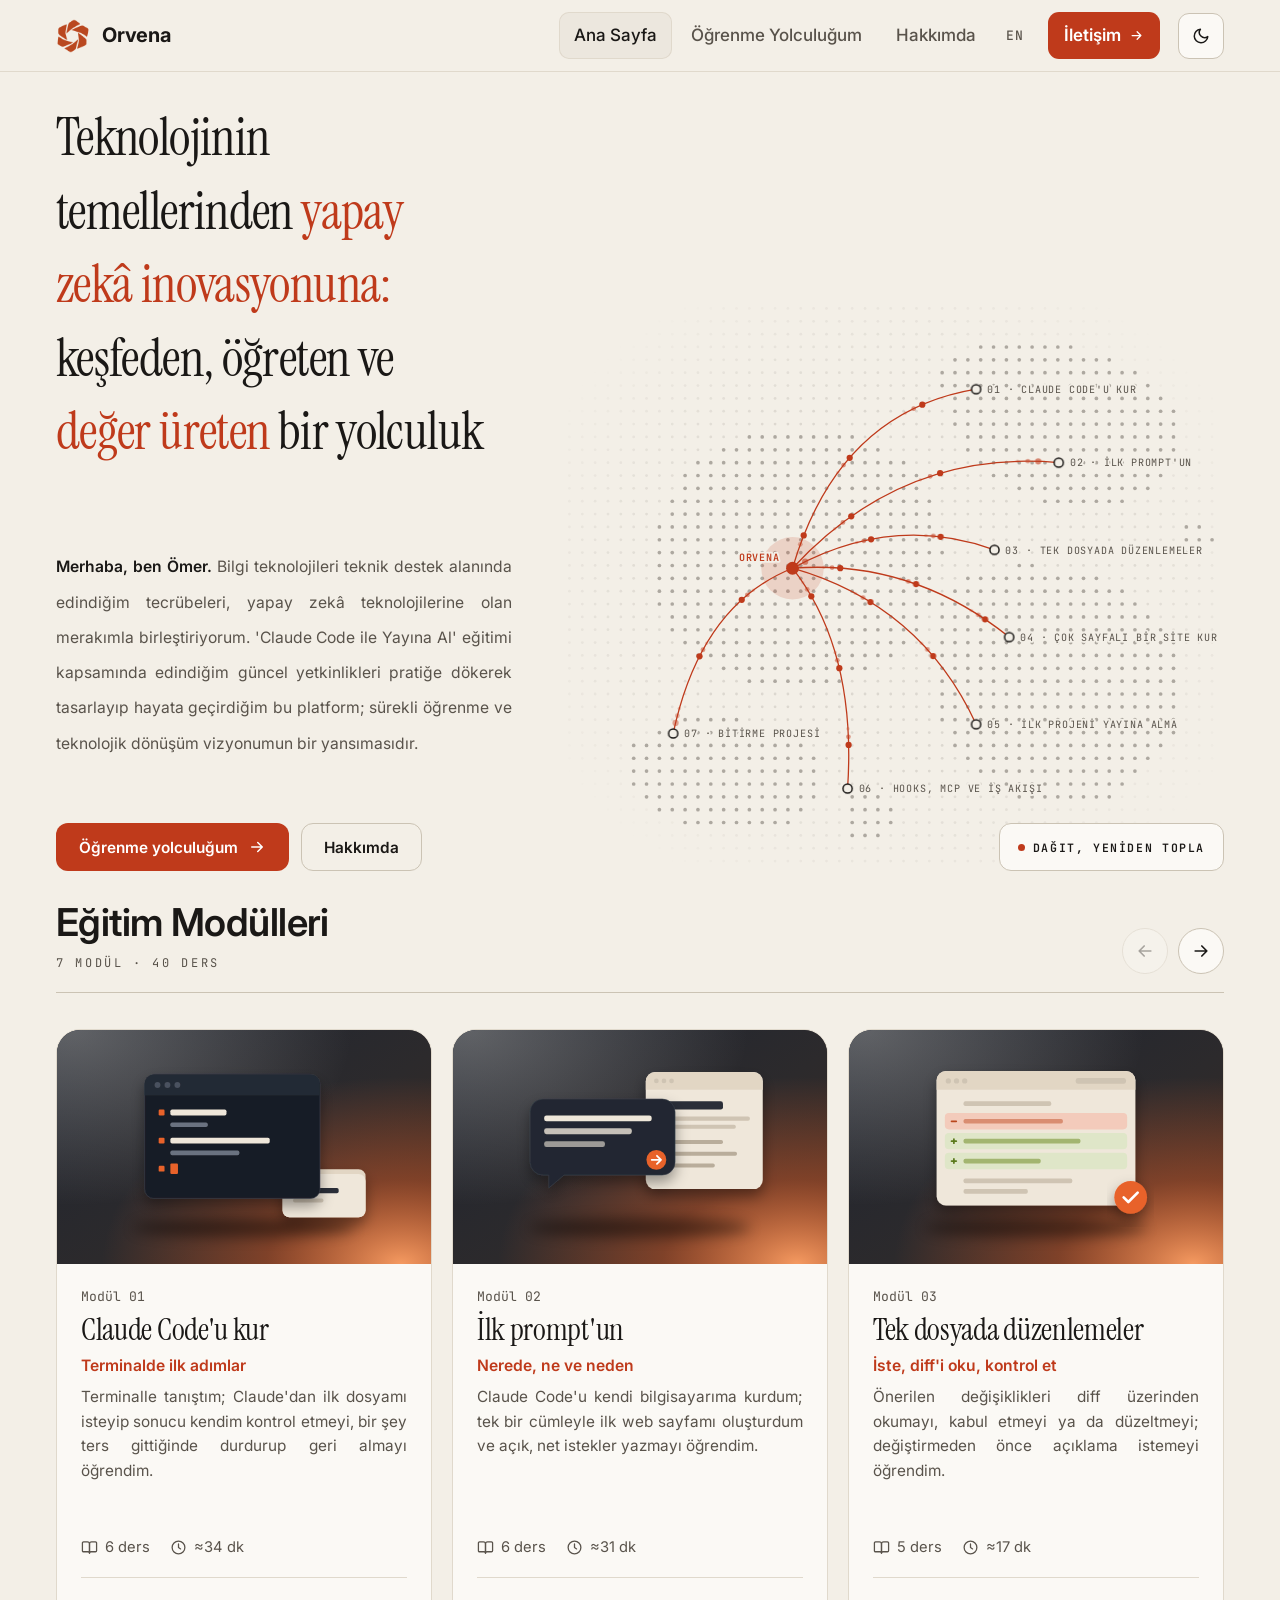
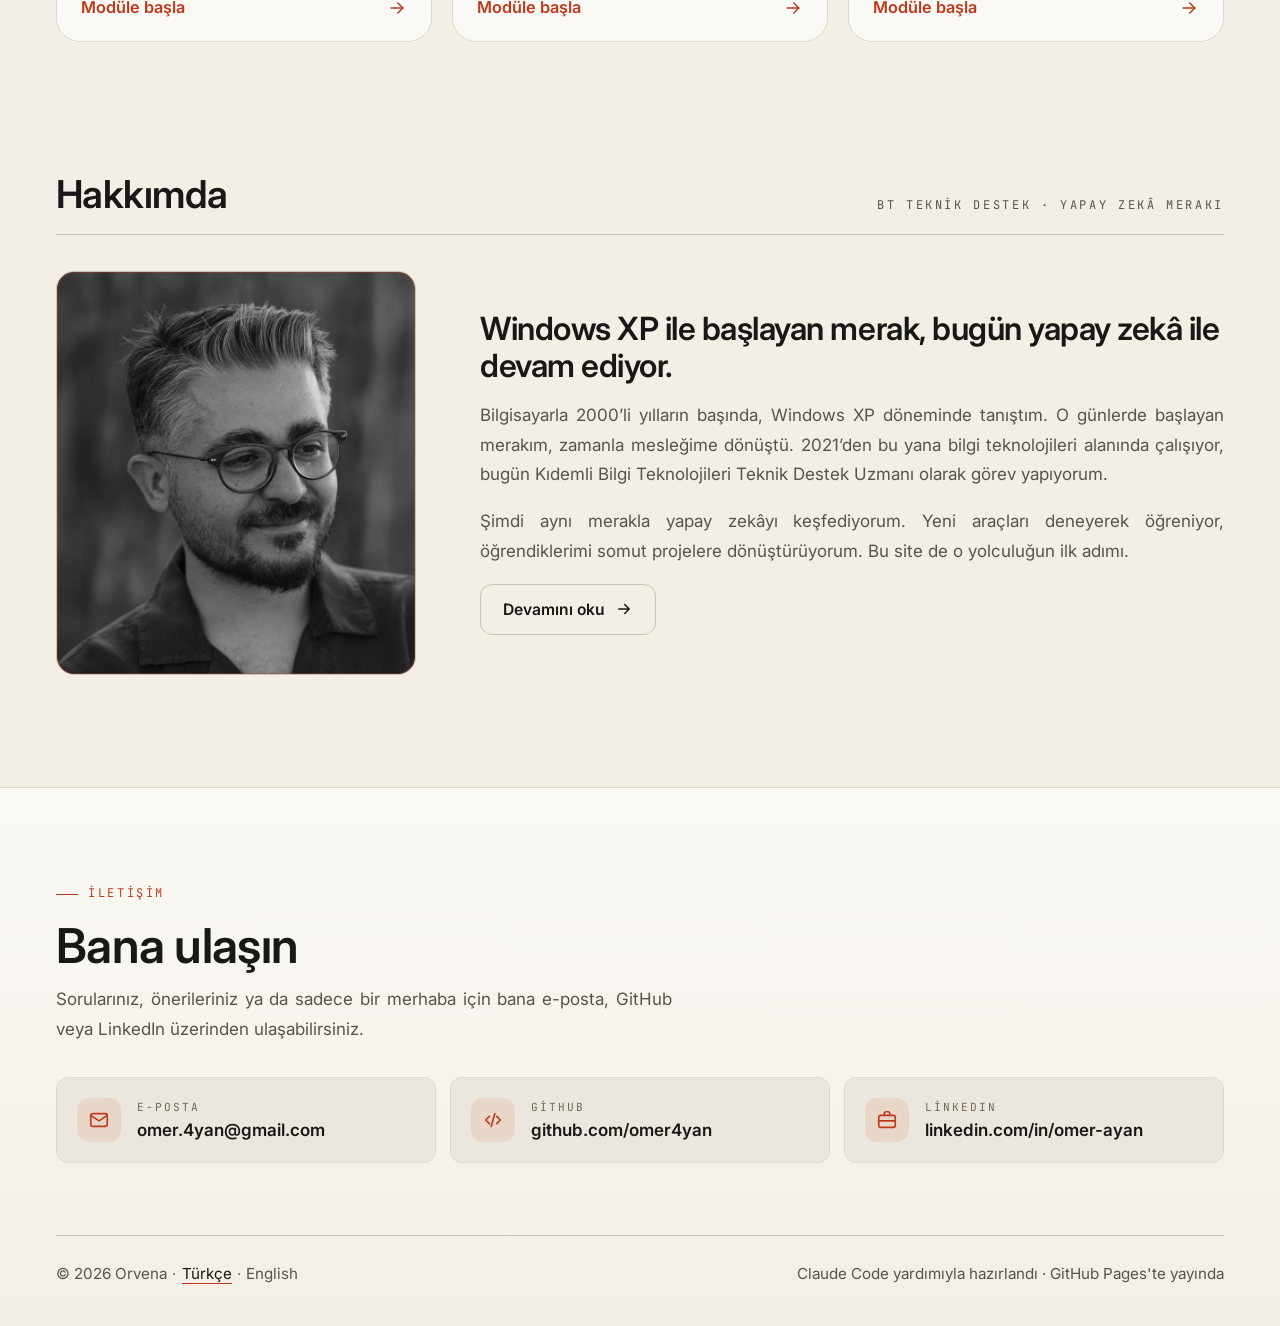
<file: index.html>
<!doctype html>
<html lang="tr">
<head>
  <meta charset="utf-8">
  <meta name="viewport" content="width=device-width, initial-scale=1">
  <title>Orvena — Ömer Ayan</title>
  <meta name="description" content="Ömer Ayan'ın kişisel sitesi: bilgi teknolojileri teknik destek deneyimi, yapay zekâ merakı ve 'Claude Code ile Yayına Al' eğitimindeki öğrenme yolculuğu.">
  <meta name="theme-color" content="#131211">
  <script>(function(){var t;try{t=localStorage.getItem("theme");}catch(e){}if(t!=="light"&&t!=="dark"){t=window.matchMedia&&window.matchMedia("(prefers-color-scheme: light)").matches?"light":"dark";}document.documentElement.setAttribute("data-theme",t);})();</script>
  <link rel="alternate" hreflang="tr" href="https://omer4yan.github.io/claude-code-ile-yayina-al/">
  <link rel="alternate" hreflang="en" href="https://omer4yan.github.io/claude-code-ile-yayina-al/en/">
  <link rel="alternate" hreflang="x-default" href="https://omer4yan.github.io/claude-code-ile-yayina-al/">
  <link rel="icon" href="assets/img/favicon-32.png" sizes="32x32" type="image/png">
  <link rel="icon" href="assets/img/favicon-64.png" sizes="64x64" type="image/png">
  <link rel="apple-touch-icon" href="assets/img/orvena-logo-192.png">
  <link rel="preconnect" href="https://fonts.googleapis.com">
  <link rel="preconnect" href="https://fonts.gstatic.com" crossorigin>
  <link href="https://fonts.googleapis.com/css2?family=Instrument+Serif&family=Inter:wght@400;500;600;700&family=JetBrains+Mono:wght@400;500;600&display=swap" rel="stylesheet">
  <link rel="stylesheet" href="assets/css/style.css">
  <link rel="stylesheet" href="assets/css/home.css">
</head>
<body class="home-page">
  <a class="skip-link" href="#ana-icerik">İçeriğe geç</a>

  <header class="site-header">
    <div class="container site-header__inner">
      <a class="brand" href="index.html" aria-label="Orvena — Ana Sayfa">
        <img class="brand__logo" src="assets/img/orvena-logo-192.png" alt="" width="32" height="32">
        <span>Orvena</span>
      </a>
      <button class="theme-toggle" type="button" aria-label="Aydınlık moda geç" title="Aydınlık moda geç">
        <svg class="icon-sun" viewBox="0 0 24 24" fill="none" stroke="currentColor" stroke-width="2" stroke-linecap="round" stroke-linejoin="round" aria-hidden="true"><circle cx="12" cy="12" r="4"/><path d="M12 2v2M12 20v2M4.93 4.93l1.41 1.41M17.66 17.66l1.41 1.41M2 12h2M20 12h2M4.93 19.07l1.41-1.41M17.66 6.34l1.41-1.41"/></svg>
        <svg class="icon-moon" viewBox="0 0 24 24" fill="none" stroke="currentColor" stroke-width="2" stroke-linecap="round" stroke-linejoin="round" aria-hidden="true"><path d="M21 12.79A9 9 0 1 1 11.21 3 7 7 0 0 0 21 12.79z"/></svg>
      </button>
      <button class="nav-toggle" type="button" aria-expanded="false" aria-controls="site-nav" aria-label="Menüyü aç">
        <svg class="icon-open" viewBox="0 0 24 24" fill="none" stroke="currentColor" stroke-width="2" stroke-linecap="round" aria-hidden="true"><path d="M4 7h16M4 12h16M4 17h16"/></svg>
        <svg class="icon-close" viewBox="0 0 24 24" fill="none" stroke="currentColor" stroke-width="2" stroke-linecap="round" aria-hidden="true"><path d="M6 6l12 12M18 6L6 18"/></svg>
      </button>
      <nav class="nav" id="site-nav" aria-label="Ana menü">
        <a href="index.html" aria-current="page">Ana Sayfa</a>
        <a href="ders.html">Öğrenme Yolculuğum</a>
        <a href="hakkimda.html">Hakkımda</a>
        <a class="nav__lang" href="en/index.html" hreflang="en" lang="en" aria-label="English version">EN</a>
        <a class="nav__cta" href="#iletisim">İletişim
          <svg viewBox="0 0 24 24" fill="none" stroke="currentColor" stroke-width="2" stroke-linecap="round" stroke-linejoin="round" aria-hidden="true"><path d="M5 12h14M13 6l6 6-6 6"/></svg>
        </a>
      </nav>
    </div>
  </header>

  <main id="ana-icerik">
    <!-- Giriş alanı: solda başlık ve metin, sağda noktalı harita -->
    <section class="hero2 container" aria-labelledby="hero-title">
      <div class="hero2__copy">
        <h1 class="hero2__title" id="hero-title">Teknolojinin temellerinden <span class="hl">yapay zekâ inovasyonuna:</span> keşfeden, öğreten ve <span class="hl">değer üreten</span> bir yolculuk</h1>
        <p class="hero2__desc"><strong>Merhaba, ben Ömer.</strong> Bilgi teknolojileri teknik destek alanında edindiğim tecrübeleri, yapay zekâ teknolojilerine olan merakımla birleştiriyorum. 'Claude Code ile Yayına Al' eğitimi kapsamında edindiğim güncel yetkinlikleri pratiğe dökerek tasarlayıp hayata geçirdiğim bu platform; sürekli öğrenme ve teknolojik dönüşüm vizyonumun bir yansımasıdır.</p>
        <div class="hero2__actions">
          <a class="btn btn--primary" href="ders.html">
            Öğrenme yolculuğum
            <svg viewBox="0 0 24 24" fill="none" stroke="currentColor" stroke-width="2" stroke-linecap="round" stroke-linejoin="round" aria-hidden="true"><path d="M5 12h14M13 6l6 6-6 6"/></svg>
          </a>
          <a class="btn btn--ghost" href="hakkimda.html">Hakkımda</a>
        </div>
      </div>

      <figure class="hero2__map" data-map>
        <div class="map-stage">
        <canvas class="map-dots" aria-hidden="true"></canvas>
        <svg viewBox="0 0 720 620" role="img" aria-labelledby="map-title">
          <title id="map-title">Orvena başlangıç noktasını kursun 7 modülüne bağlayan dekoratif harita</title>
          <defs>
            <pattern id="p-field" width="14" height="14" patternUnits="userSpaceOnUse"><circle class="map-field" cx="7" cy="7" r="1.5"/></pattern>
            <pattern id="p-land" width="14" height="14" patternUnits="userSpaceOnUse"><circle class="map-land" cx="7" cy="7" r="2"/></pattern>
            <radialGradient id="g-fade" cx=".5" cy=".5" r=".6"><stop offset=".55" stop-color="#fff"/><stop offset="1" stop-color="#000"/></radialGradient>
            <mask id="m-fade"><rect width="720" height="620" fill="url(#g-fade)"/></mask>
            <mask id="m-land">
              <rect width="720" height="620" fill="#000"/>
              <g fill="#fff">
                <path d="M120 210C150 140 260 120 330 150C410 180 430 260 400 330C370 400 300 430 230 420C150 410 90 350 95 290C98 250 105 225 120 210Z"/>
                <path d="M420 60C480 30 600 40 650 90C690 130 670 200 610 220C550 240 470 210 440 160C415 120 400 80 420 60Z"/>
                <path d="M430 300C500 270 620 290 660 360C700 430 660 520 580 545C500 570 430 520 410 450C395 400 395 320 430 300Z"/>
                <path d="M90 470C130 440 230 450 270 490C300 525 270 575 210 580C150 585 90 560 75 525C65 500 70 480 90 470Z"/>
                <circle cx="335" cy="560" r="30"/>
                <circle cx="690" cy="260" r="20"/>
              </g>
            </mask>
          </defs>
          <rect class="map-pattern" width="720" height="620" fill="url(#p-field)" mask="url(#m-fade)"/>
          <rect class="map-pattern" width="720" height="620" fill="url(#p-land)" mask="url(#m-land)"/>

          <g class="map-fg is-drawing">
          <circle class="map-hub-glow" cx="250" cy="290" r="34"/>

          <g style="--i:0"><path class="map-line" pathLength="1" d="M250 290Q300 120 450 95"/><circle class="map-mid" cx="325" cy="156" r="2.4"/><circle class="map-node" cx="450" cy="95" r="5"/><text class="map-label" x="462" y="99">01 · CLAUDE CODE'U KUR</text></g>
          <g style="--i:1"><path class="map-line" pathLength="1" d="M250 290Q370 160 540 175"/><circle class="map-mid" cx="382.5" cy="196" r="2.4"/><circle class="map-node" cx="540" cy="175" r="5"/><text class="map-label" x="552" y="179">02 · İLK PROMPT'UN</text></g>
          <g style="--i:2"><path class="map-line" pathLength="1" d="M250 290Q360 230 470 270"/><circle class="map-mid" cx="360" cy="255" r="2.4"/><circle class="map-node" cx="470" cy="270" r="5"/><text class="map-label" x="482" y="274">03 · TEK DOSYADA DÜZENLEMELER</text></g>
          <g style="--i:3"><path class="map-line" pathLength="1" d="M250 290Q380 280 486 365"/><circle class="map-mid" cx="374" cy="304" r="2.4"/><circle class="map-node" cx="486" cy="365" r="5"/><text class="map-label" x="498" y="369">04 · ÇOK SAYFALI BİR SİTE KUR</text></g>
          <g style="--i:4"><path class="map-line" pathLength="1" d="M250 290Q390 330 450 460"/><circle class="map-mid" cx="370" cy="352.5" r="2.4"/><circle class="map-node" cx="450" cy="460" r="5"/><text class="map-label" x="462" y="464">05 · İLK PROJENİ YAYINA ALMA</text></g>
          <g style="--i:5"><path class="map-line" pathLength="1" d="M250 290Q320 380 310 530"/><circle class="map-mid" cx="300" cy="395" r="2.4"/><circle class="map-node" cx="310" cy="530" r="5"/><text class="map-label" x="322" y="534">06 · HOOKS, MCP VE İŞ AKIŞI</text></g>
          <g style="--i:6"><path class="map-line" pathLength="1" d="M250 290Q150 330 120 470"/><circle class="map-mid" cx="167.5" cy="355" r="2.4"/><circle class="map-node" cx="120" cy="470" r="5"/><text class="map-label" x="132" y="474">07 · BİTİRME PROJESİ</text></g>

          <g class="map-flow" aria-hidden="true"></g>
          <circle class="map-hub" cx="250" cy="290" r="7"/>
          <text class="map-label map-label--hub" x="236" y="282" text-anchor="end">ORVENA</text>
          </g>
        </svg>
        </div>
        <button class="map-scatter" type="button" hidden><span class="map-scatter__dot" aria-hidden="true"></span>Dağıt, yeniden topla</button>
      </figure>
    </section>


    <!-- Eğitim Modülleri (kartlar assets/js/modules.js içindeki veriden üretilir) -->
    <section class="section container modules" aria-labelledby="modules-title" data-modules-carousel>
      <div class="section-head">
        <div>
          <h2 id="modules-title">Eğitim Modülleri</h2>
          <p class="eyebrow modules__meta">7 modül · 40 ders</p>
        </div>
        <div class="carousel__nav">
          <button class="carousel__btn" type="button" data-carousel="prev" aria-controls="modules-track" aria-label="Önceki modül">
            <svg viewBox="0 0 24 24" fill="none" stroke="currentColor" stroke-width="2" stroke-linecap="round" stroke-linejoin="round" aria-hidden="true"><path d="M19 12H5M11 6l-6 6 6 6"/></svg>
          </button>
          <button class="carousel__btn" type="button" data-carousel="next" aria-controls="modules-track" aria-label="Sonraki modül">
            <svg viewBox="0 0 24 24" fill="none" stroke="currentColor" stroke-width="2" stroke-linecap="round" stroke-linejoin="round" aria-hidden="true"><path d="M5 12h14M13 6l6 6-6 6"/></svg>
          </button>
        </div>
      </div>
      <div class="carousel" role="region" aria-roledescription="carousel" aria-label="Eğitim Modülleri">
        <ul class="carousel__track" id="modules-track" tabindex="0" aria-label="Modül kartları; sol ve sağ ok tuşlarıyla kaydırılabilir"></ul>
      </div>
      <noscript><p class="modules__fallback">Modülleri görmek için <a href="ders.html">Öğrenme Yolculuğum</a> sayfasına gidebilirsiniz.</p></noscript>
    </section>

    <!-- Kısa hakkımda -->
    <section class="section container" aria-labelledby="about-title">
      <div class="section-head">
        <h2 id="about-title">Hakkımda</h2>
        <span class="eyebrow">BT Teknik Destek · Yapay zekâ merakı</span>
      </div>
      <div class="about-teaser">
        <figure class="portrait" style="margin:0">
          <img src="assets/img/omer-ayan.jpg" alt="Ömer Ayan'ın portre fotoğrafı" width="800" height="898" loading="lazy">
        </figure>
        <div class="about-teaser__text">
          <h3>Windows XP ile başlayan merak, bugün yapay zekâ ile devam ediyor.</h3>
          <p>Bilgisayarla 2000’li yılların başında, Windows XP döneminde tanıştım. O günlerde başlayan merakım, zamanla mesleğime dönüştü. 2021’den bu yana bilgi teknolojileri alanında çalışıyor, bugün Kıdemli Bilgi Teknolojileri Teknik Destek Uzmanı olarak görev yapıyorum.</p>
          <p>Şimdi aynı merakla yapay zekâyı keşfediyorum. Yeni araçları deneyerek öğreniyor, öğrendiklerimi somut projelere dönüştürüyorum. Bu site de o yolculuğun ilk adımı.</p>
          <a class="btn btn--ghost" href="hakkimda.html">
            Devamını oku
            <svg viewBox="0 0 24 24" fill="none" stroke="currentColor" stroke-width="2" stroke-linecap="round" stroke-linejoin="round" aria-hidden="true"><path d="M5 12h14M13 6l6 6-6 6"/></svg>
          </a>
        </div>
      </div>
    </section>
  </main>

  <footer class="contact" id="iletisim">
    <div class="container">
      <p class="eyebrow eyebrow--accent dash">İletişim</p>
      <h2>Bana ulaşın</h2>
      <p class="contact__lead">Sorularınız, önerileriniz ya da sadece bir merhaba için bana e-posta, GitHub veya LinkedIn üzerinden ulaşabilirsiniz.</p>
      <div class="contact-grid">
        <a class="contact-card" href="mailto:omer.4yan@gmail.com">
          <span class="contact-card__icon"><svg viewBox="0 0 24 24" fill="none" stroke="currentColor" stroke-width="1.8" stroke-linecap="round" stroke-linejoin="round" aria-hidden="true"><rect x="3" y="5" width="18" height="14" rx="2"/><path d="M3 7l9 6 9-6"/></svg></span>
          <span><span class="contact-card__label">E-posta</span><span class="contact-card__value">omer.4yan@gmail.com</span></span>
        </a>
        <a class="contact-card" href="https://github.com/omer4yan" target="_blank" rel="noopener noreferrer">
          <span class="contact-card__icon"><svg viewBox="0 0 24 24" fill="none" stroke="currentColor" stroke-width="1.8" stroke-linecap="round" stroke-linejoin="round" aria-hidden="true"><path d="M8 8l-4 4 4 4M16 8l4 4-4 4M14 5l-4 14"/></svg></span>
          <span><span class="contact-card__label">GitHub</span><span class="contact-card__value">github.com/omer4yan</span></span>
        </a>
        <a class="contact-card" href="https://www.linkedin.com/in/omer-ayan" target="_blank" rel="noopener noreferrer">
          <span class="contact-card__icon"><svg viewBox="0 0 24 24" fill="none" stroke="currentColor" stroke-width="1.8" stroke-linecap="round" stroke-linejoin="round" aria-hidden="true"><rect x="3" y="7" width="18" height="13" rx="2"/><path d="M9 7V5a2 2 0 0 1 2-2h2a2 2 0 0 1 2 2v2M3 13h18"/></svg></span>
          <span><span class="contact-card__label">LinkedIn</span><span class="contact-card__value">linkedin.com/in/omer-ayan</span></span>
        </a>
      </div>
      <div class="footer-bar">
        <p class="footer-bar__left">© 2026 Orvena<span class="footer-bar__sep" aria-hidden="true">·</span><a href="index.html" hreflang="tr" lang="tr" aria-current="true">Türkçe</a><span class="footer-bar__sep" aria-hidden="true">·</span><a href="en/index.html" hreflang="en" lang="en">English</a></p>
        <p class="footer-bar__right">Claude Code yardımıyla hazırlandı · GitHub Pages'te yayında</p>
      </div>
    </div>
  </footer>

  <script src="assets/js/modules.js" defer></script>
  <script src="assets/js/map.js" defer></script>
  <script src="assets/js/main.js" defer></script>
</body>
</html>
</file>
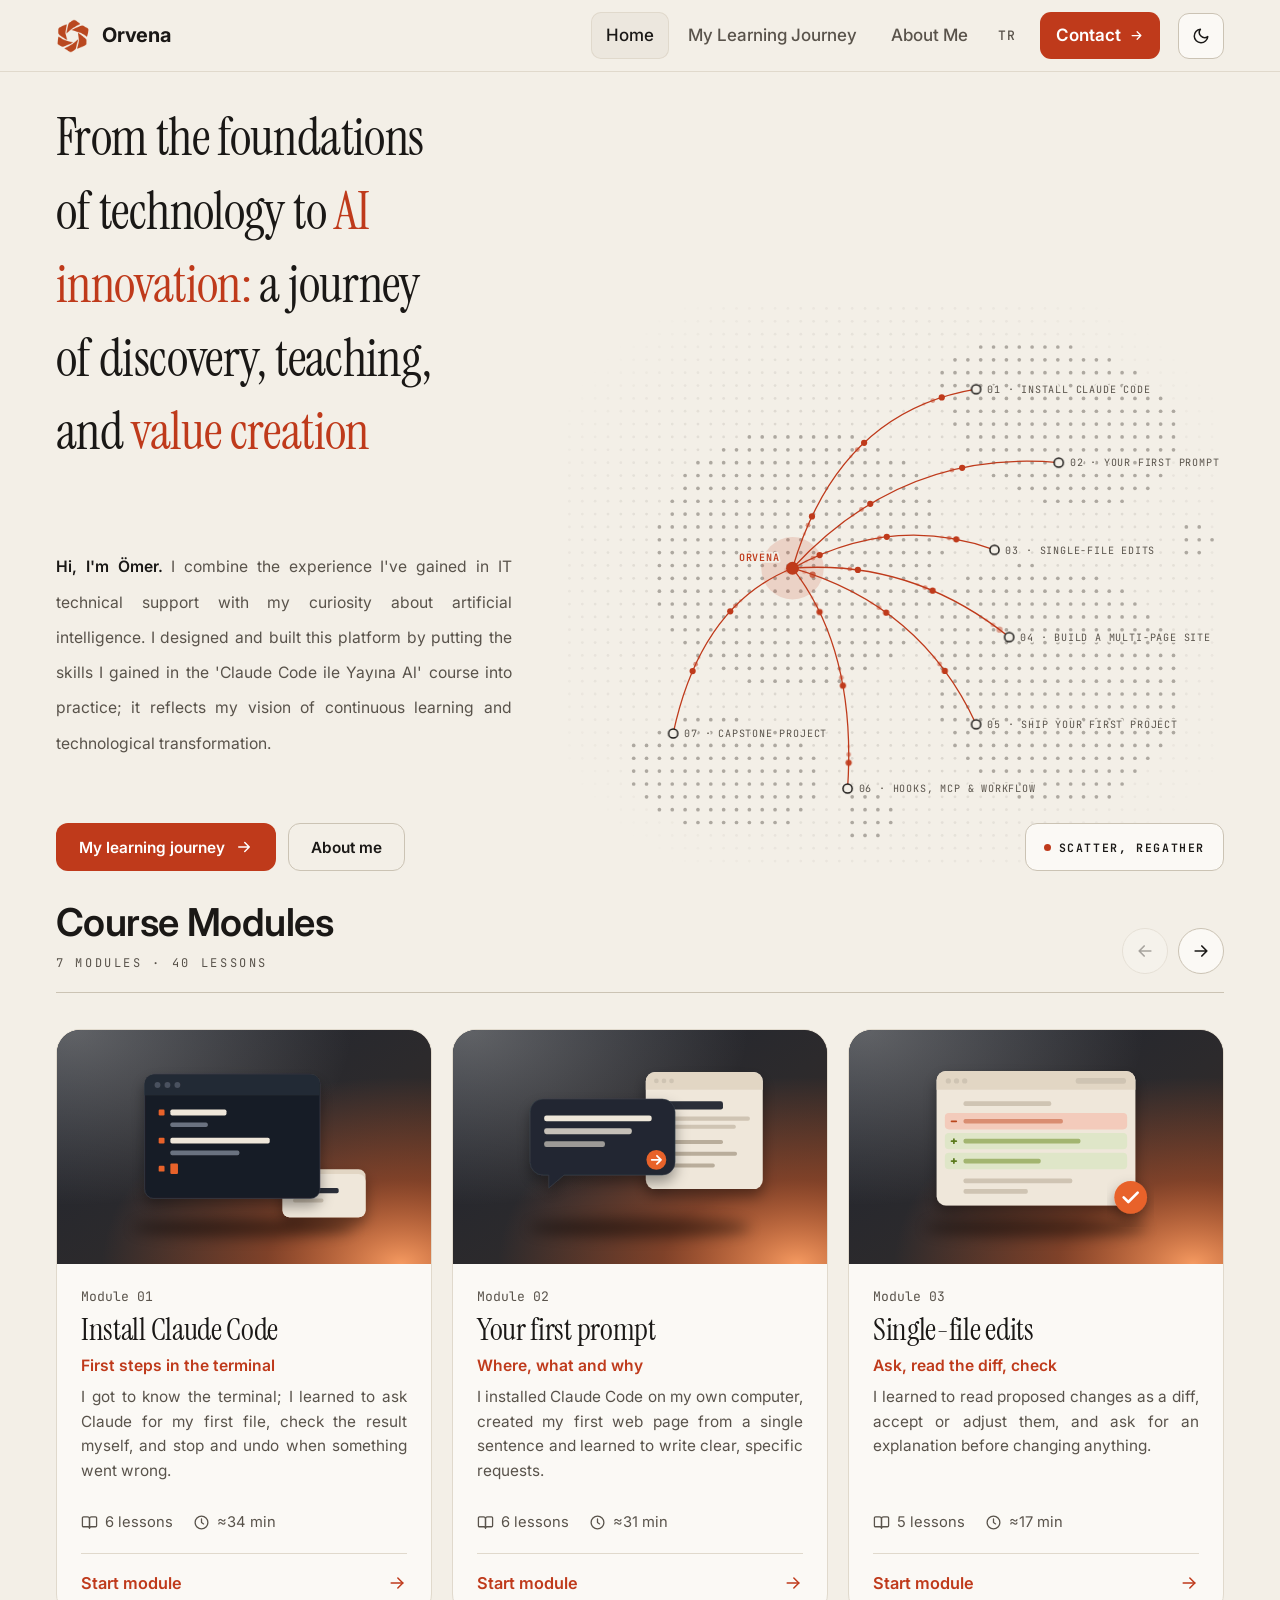
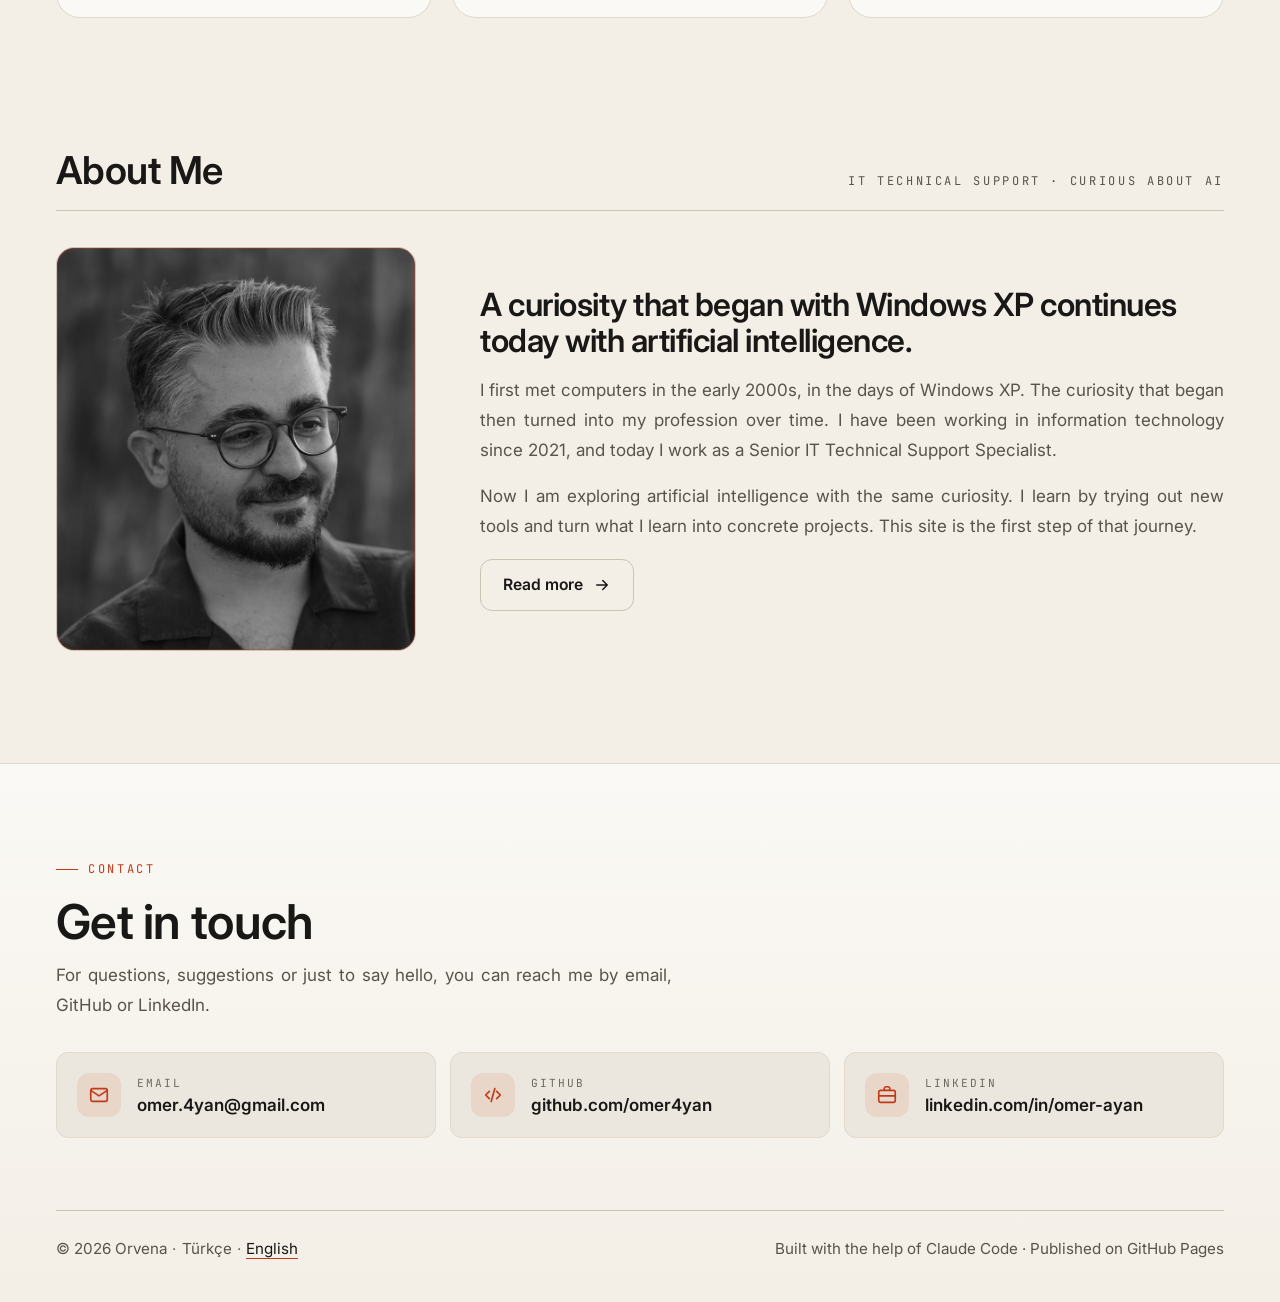
<file: en/index.html>
<!doctype html>
<html lang="en">
<head>
  <meta charset="utf-8">
  <meta name="viewport" content="width=device-width, initial-scale=1">
  <title>Orvena — Ömer Ayan</title>
  <meta name="description" content="Ömer Ayan's personal website: IT technical support experience, curiosity about AI and the learning journey of the 'Claude Code ile Yayına Al' course.">
  <meta name="theme-color" content="#131211">
  <script>(function(){var t;try{t=localStorage.getItem("theme");}catch(e){}if(t!=="light"&&t!=="dark"){t=window.matchMedia&&window.matchMedia("(prefers-color-scheme: light)").matches?"light":"dark";}document.documentElement.setAttribute("data-theme",t);})();</script>
  <link rel="alternate" hreflang="tr" href="https://omer4yan.github.io/claude-code-ile-yayina-al/">
  <link rel="alternate" hreflang="en" href="https://omer4yan.github.io/claude-code-ile-yayina-al/en/">
  <link rel="alternate" hreflang="x-default" href="https://omer4yan.github.io/claude-code-ile-yayina-al/">
  <link rel="icon" href="../assets/img/favicon-32.png" sizes="32x32" type="image/png">
  <link rel="icon" href="../assets/img/favicon-64.png" sizes="64x64" type="image/png">
  <link rel="apple-touch-icon" href="../assets/img/orvena-logo-192.png">
  <link rel="preconnect" href="https://fonts.googleapis.com">
  <link rel="preconnect" href="https://fonts.gstatic.com" crossorigin>
  <link href="https://fonts.googleapis.com/css2?family=Instrument+Serif&family=Inter:wght@400;500;600;700&family=JetBrains+Mono:wght@400;500;600&display=swap" rel="stylesheet">
  <link rel="stylesheet" href="../assets/css/style.css">
  <link rel="stylesheet" href="../assets/css/home.css">
</head>
<body class="home-page">
  <a class="skip-link" href="#ana-icerik">Skip to content</a>

  <header class="site-header">
    <div class="container site-header__inner">
      <a class="brand" href="index.html" aria-label="Orvena — Home">
        <img class="brand__logo" src="../assets/img/orvena-logo-192.png" alt="" width="32" height="32">
        <span>Orvena</span>
      </a>
      <button class="theme-toggle" type="button" aria-label="Switch to light mode" title="Switch to light mode">
        <svg class="icon-sun" viewBox="0 0 24 24" fill="none" stroke="currentColor" stroke-width="2" stroke-linecap="round" stroke-linejoin="round" aria-hidden="true"><circle cx="12" cy="12" r="4"/><path d="M12 2v2M12 20v2M4.93 4.93l1.41 1.41M17.66 17.66l1.41 1.41M2 12h2M20 12h2M4.93 19.07l1.41-1.41M17.66 6.34l1.41-1.41"/></svg>
        <svg class="icon-moon" viewBox="0 0 24 24" fill="none" stroke="currentColor" stroke-width="2" stroke-linecap="round" stroke-linejoin="round" aria-hidden="true"><path d="M21 12.79A9 9 0 1 1 11.21 3 7 7 0 0 0 21 12.79z"/></svg>
      </button>
      <button class="nav-toggle" type="button" aria-expanded="false" aria-controls="site-nav" aria-label="Open menu">
        <svg class="icon-open" viewBox="0 0 24 24" fill="none" stroke="currentColor" stroke-width="2" stroke-linecap="round" aria-hidden="true"><path d="M4 7h16M4 12h16M4 17h16"/></svg>
        <svg class="icon-close" viewBox="0 0 24 24" fill="none" stroke="currentColor" stroke-width="2" stroke-linecap="round" aria-hidden="true"><path d="M6 6l12 12M18 6L6 18"/></svg>
      </button>
      <nav class="nav" id="site-nav" aria-label="Main menu">
        <a href="index.html" aria-current="page">Home</a>
        <a href="ders.html">My Learning Journey</a>
        <a href="hakkimda.html">About Me</a>
        <a class="nav__lang" href="../index.html" hreflang="tr" lang="tr" aria-label="Türkçe sürüm">TR</a>
        <a class="nav__cta" href="#iletisim">Contact
          <svg viewBox="0 0 24 24" fill="none" stroke="currentColor" stroke-width="2" stroke-linecap="round" stroke-linejoin="round" aria-hidden="true"><path d="M5 12h14M13 6l6 6-6 6"/></svg>
        </a>
      </nav>
    </div>
  </header>

  <main id="ana-icerik">
    <!-- Hero: heading and text on the left, dotted map on the right -->
    <section class="hero2 container" aria-labelledby="hero-title">
      <div class="hero2__copy">
        <h1 class="hero2__title" id="hero-title">From the foundations of technology to <span class="hl">AI innovation:</span> a journey of discovery, teaching, and <span class="hl">value creation</span></h1>
        <p class="hero2__desc"><strong>Hi, I'm Ömer.</strong> I combine the experience I've gained in IT technical support with my curiosity about artificial intelligence. I designed and built this platform by putting the skills I gained in the 'Claude Code ile Yayına Al' course into practice; it reflects my vision of continuous learning and technological transformation.</p>
        <div class="hero2__actions">
          <a class="btn btn--primary" href="ders.html">
            My learning journey
            <svg viewBox="0 0 24 24" fill="none" stroke="currentColor" stroke-width="2" stroke-linecap="round" stroke-linejoin="round" aria-hidden="true"><path d="M5 12h14M13 6l6 6-6 6"/></svg>
          </a>
          <a class="btn btn--ghost" href="hakkimda.html">About me</a>
        </div>
      </div>

      <figure class="hero2__map" data-map>
        <div class="map-stage">
        <canvas class="map-dots" aria-hidden="true"></canvas>
        <svg viewBox="0 0 720 620" role="img" aria-labelledby="map-title">
          <title id="map-title">Decorative map connecting the Orvena starting point to the course's 7 modules</title>
          <defs>
            <pattern id="p-field" width="14" height="14" patternUnits="userSpaceOnUse"><circle class="map-field" cx="7" cy="7" r="1.5"/></pattern>
            <pattern id="p-land" width="14" height="14" patternUnits="userSpaceOnUse"><circle class="map-land" cx="7" cy="7" r="2"/></pattern>
            <radialGradient id="g-fade" cx=".5" cy=".5" r=".6"><stop offset=".55" stop-color="#fff"/><stop offset="1" stop-color="#000"/></radialGradient>
            <mask id="m-fade"><rect width="720" height="620" fill="url(#g-fade)"/></mask>
            <mask id="m-land">
              <rect width="720" height="620" fill="#000"/>
              <g fill="#fff">
                <path d="M120 210C150 140 260 120 330 150C410 180 430 260 400 330C370 400 300 430 230 420C150 410 90 350 95 290C98 250 105 225 120 210Z"/>
                <path d="M420 60C480 30 600 40 650 90C690 130 670 200 610 220C550 240 470 210 440 160C415 120 400 80 420 60Z"/>
                <path d="M430 300C500 270 620 290 660 360C700 430 660 520 580 545C500 570 430 520 410 450C395 400 395 320 430 300Z"/>
                <path d="M90 470C130 440 230 450 270 490C300 525 270 575 210 580C150 585 90 560 75 525C65 500 70 480 90 470Z"/>
                <circle cx="335" cy="560" r="30"/>
                <circle cx="690" cy="260" r="20"/>
              </g>
            </mask>
          </defs>
          <rect class="map-pattern" width="720" height="620" fill="url(#p-field)" mask="url(#m-fade)"/>
          <rect class="map-pattern" width="720" height="620" fill="url(#p-land)" mask="url(#m-land)"/>

          <g class="map-fg is-drawing">
          <circle class="map-hub-glow" cx="250" cy="290" r="34"/>

          <g style="--i:0"><path class="map-line" pathLength="1" d="M250 290Q300 120 450 95"/><circle class="map-mid" cx="325" cy="156" r="2.4"/><circle class="map-node" cx="450" cy="95" r="5"/><text class="map-label" x="462" y="99">01 · INSTALL CLAUDE CODE</text></g>
          <g style="--i:1"><path class="map-line" pathLength="1" d="M250 290Q370 160 540 175"/><circle class="map-mid" cx="382.5" cy="196" r="2.4"/><circle class="map-node" cx="540" cy="175" r="5"/><text class="map-label" x="552" y="179">02 · YOUR FIRST PROMPT</text></g>
          <g style="--i:2"><path class="map-line" pathLength="1" d="M250 290Q360 230 470 270"/><circle class="map-mid" cx="360" cy="255" r="2.4"/><circle class="map-node" cx="470" cy="270" r="5"/><text class="map-label" x="482" y="274">03 · SINGLE-FILE EDITS</text></g>
          <g style="--i:3"><path class="map-line" pathLength="1" d="M250 290Q380 280 486 365"/><circle class="map-mid" cx="374" cy="304" r="2.4"/><circle class="map-node" cx="486" cy="365" r="5"/><text class="map-label" x="498" y="369">04 · BUILD A MULTI-PAGE SITE</text></g>
          <g style="--i:4"><path class="map-line" pathLength="1" d="M250 290Q390 330 450 460"/><circle class="map-mid" cx="370" cy="352.5" r="2.4"/><circle class="map-node" cx="450" cy="460" r="5"/><text class="map-label" x="462" y="464">05 · SHIP YOUR FIRST PROJECT</text></g>
          <g style="--i:5"><path class="map-line" pathLength="1" d="M250 290Q320 380 310 530"/><circle class="map-mid" cx="300" cy="395" r="2.4"/><circle class="map-node" cx="310" cy="530" r="5"/><text class="map-label" x="322" y="534">06 · HOOKS, MCP &amp; WORKFLOW</text></g>
          <g style="--i:6"><path class="map-line" pathLength="1" d="M250 290Q150 330 120 470"/><circle class="map-mid" cx="167.5" cy="355" r="2.4"/><circle class="map-node" cx="120" cy="470" r="5"/><text class="map-label" x="132" y="474">07 · CAPSTONE PROJECT</text></g>

          <g class="map-flow" aria-hidden="true"></g>
          <circle class="map-hub" cx="250" cy="290" r="7"/>
          <text class="map-label map-label--hub" x="236" y="282" text-anchor="end">ORVENA</text>
          </g>
        </svg>
        </div>
        <button class="map-scatter" type="button" hidden><span class="map-scatter__dot" aria-hidden="true"></span>Scatter, regather</button>
      </figure>
    </section>


    <!-- Course Modules (cards are generated from the data in assets/js/modules.js) -->
    <section class="section container modules" aria-labelledby="modules-title" data-modules-carousel data-base="../">
      <div class="section-head">
        <div>
          <h2 id="modules-title">Course Modules</h2>
          <p class="eyebrow modules__meta">7 modules · 40 lessons</p>
        </div>
        <div class="carousel__nav">
          <button class="carousel__btn" type="button" data-carousel="prev" aria-controls="modules-track" aria-label="Previous module">
            <svg viewBox="0 0 24 24" fill="none" stroke="currentColor" stroke-width="2" stroke-linecap="round" stroke-linejoin="round" aria-hidden="true"><path d="M19 12H5M11 6l-6 6 6 6"/></svg>
          </button>
          <button class="carousel__btn" type="button" data-carousel="next" aria-controls="modules-track" aria-label="Next module">
            <svg viewBox="0 0 24 24" fill="none" stroke="currentColor" stroke-width="2" stroke-linecap="round" stroke-linejoin="round" aria-hidden="true"><path d="M5 12h14M13 6l6 6-6 6"/></svg>
          </button>
        </div>
      </div>
      <div class="carousel" role="region" aria-roledescription="carousel" aria-label="Course Modules">
        <ul class="carousel__track" id="modules-track" tabindex="0" aria-label="Module cards; scroll with the left and right arrow keys"></ul>
      </div>
      <noscript><p class="modules__fallback">To see the modules, visit the <a href="ders.html">My Learning Journey</a> page.</p></noscript>
    </section>

    <!-- Short about -->
    <section class="section container" aria-labelledby="about-title">
      <div class="section-head">
        <h2 id="about-title">About Me</h2>
        <span class="eyebrow">IT Technical Support · Curious about AI</span>
      </div>
      <div class="about-teaser">
        <figure class="portrait" style="margin:0">
          <img src="../assets/img/omer-ayan.jpg" alt="Portrait photo of Ömer Ayan" width="800" height="898" loading="lazy">
        </figure>
        <div class="about-teaser__text">
          <h3>A curiosity that began with Windows XP continues today with artificial intelligence.</h3>
          <p>I first met computers in the early 2000s, in the days of Windows XP. The curiosity that began then turned into my profession over time. I have been working in information technology since 2021, and today I work as a Senior IT Technical Support Specialist.</p>
          <p>Now I am exploring artificial intelligence with the same curiosity. I learn by trying out new tools and turn what I learn into concrete projects. This site is the first step of that journey.</p>
          <a class="btn btn--ghost" href="hakkimda.html">
            Read more
            <svg viewBox="0 0 24 24" fill="none" stroke="currentColor" stroke-width="2" stroke-linecap="round" stroke-linejoin="round" aria-hidden="true"><path d="M5 12h14M13 6l6 6-6 6"/></svg>
          </a>
        </div>
      </div>
    </section>
  </main>

  <footer class="contact" id="iletisim">
    <div class="container">
      <p class="eyebrow eyebrow--accent dash">Contact</p>
      <h2>Get in touch</h2>
      <p class="contact__lead">For questions, suggestions or just to say hello, you can reach me by email, GitHub or LinkedIn.</p>
      <div class="contact-grid">
        <a class="contact-card" href="mailto:omer.4yan@gmail.com">
          <span class="contact-card__icon"><svg viewBox="0 0 24 24" fill="none" stroke="currentColor" stroke-width="1.8" stroke-linecap="round" stroke-linejoin="round" aria-hidden="true"><rect x="3" y="5" width="18" height="14" rx="2"/><path d="M3 7l9 6 9-6"/></svg></span>
          <span><span class="contact-card__label">Email</span><span class="contact-card__value">omer.4yan@gmail.com</span></span>
        </a>
        <a class="contact-card" href="https://github.com/omer4yan" target="_blank" rel="noopener noreferrer">
          <span class="contact-card__icon"><svg viewBox="0 0 24 24" fill="none" stroke="currentColor" stroke-width="1.8" stroke-linecap="round" stroke-linejoin="round" aria-hidden="true"><path d="M8 8l-4 4 4 4M16 8l4 4-4 4M14 5l-4 14"/></svg></span>
          <span><span class="contact-card__label">GitHub</span><span class="contact-card__value">github.com/omer4yan</span></span>
        </a>
        <a class="contact-card" href="https://www.linkedin.com/in/omer-ayan" target="_blank" rel="noopener noreferrer">
          <span class="contact-card__icon"><svg viewBox="0 0 24 24" fill="none" stroke="currentColor" stroke-width="1.8" stroke-linecap="round" stroke-linejoin="round" aria-hidden="true"><rect x="3" y="7" width="18" height="13" rx="2"/><path d="M9 7V5a2 2 0 0 1 2-2h2a2 2 0 0 1 2 2v2M3 13h18"/></svg></span>
          <span><span class="contact-card__label">LinkedIn</span><span class="contact-card__value">linkedin.com/in/omer-ayan</span></span>
        </a>
      </div>
      <div class="footer-bar">
        <p class="footer-bar__left">© 2026 Orvena<span class="footer-bar__sep" aria-hidden="true">·</span><a href="../index.html" hreflang="tr" lang="tr">Türkçe</a><span class="footer-bar__sep" aria-hidden="true">·</span><a href="index.html" hreflang="en" lang="en" aria-current="true">English</a></p>
        <p class="footer-bar__right">Built with the help of Claude Code · Published on GitHub Pages</p>
      </div>
    </div>
  </footer>

  <script src="../assets/js/modules.js" defer></script>
  <script src="../assets/js/map.js" defer></script>
  <script src="../assets/js/main.js" defer></script>
</body>
</html>
</file>
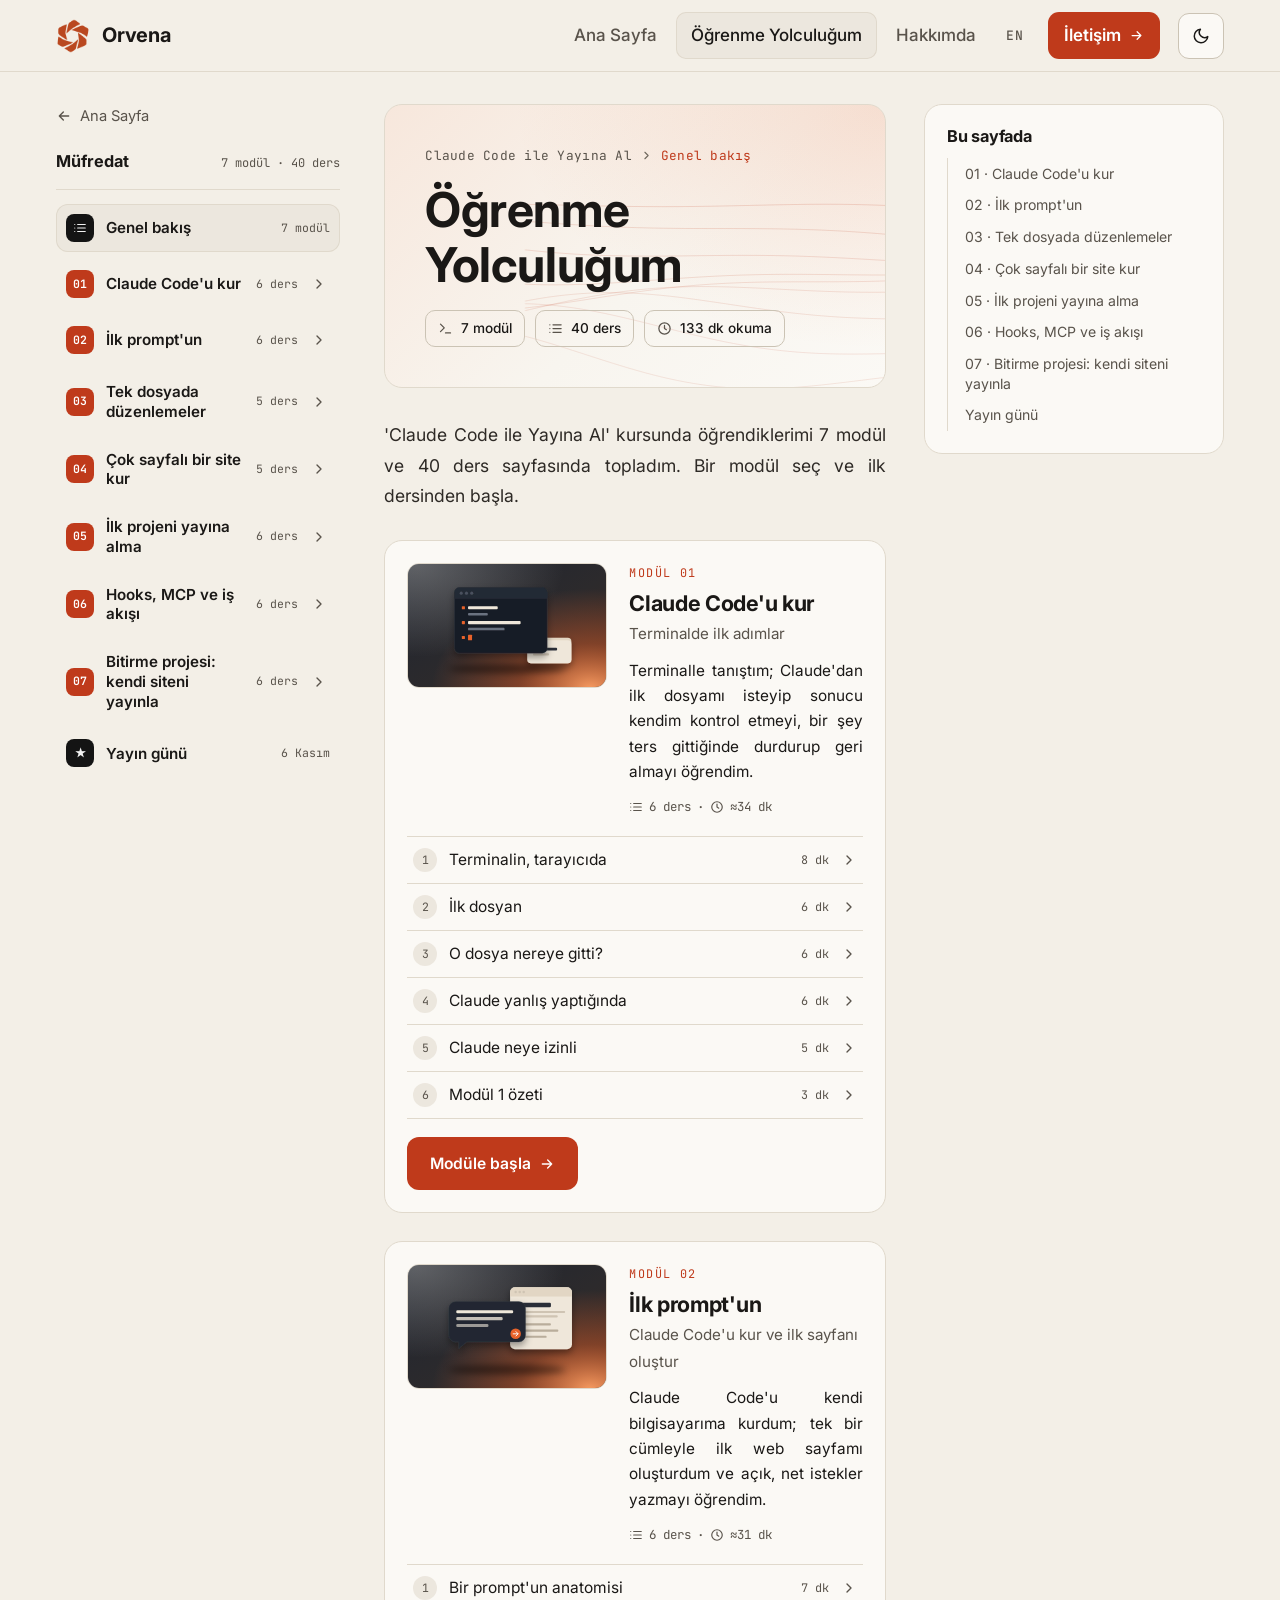
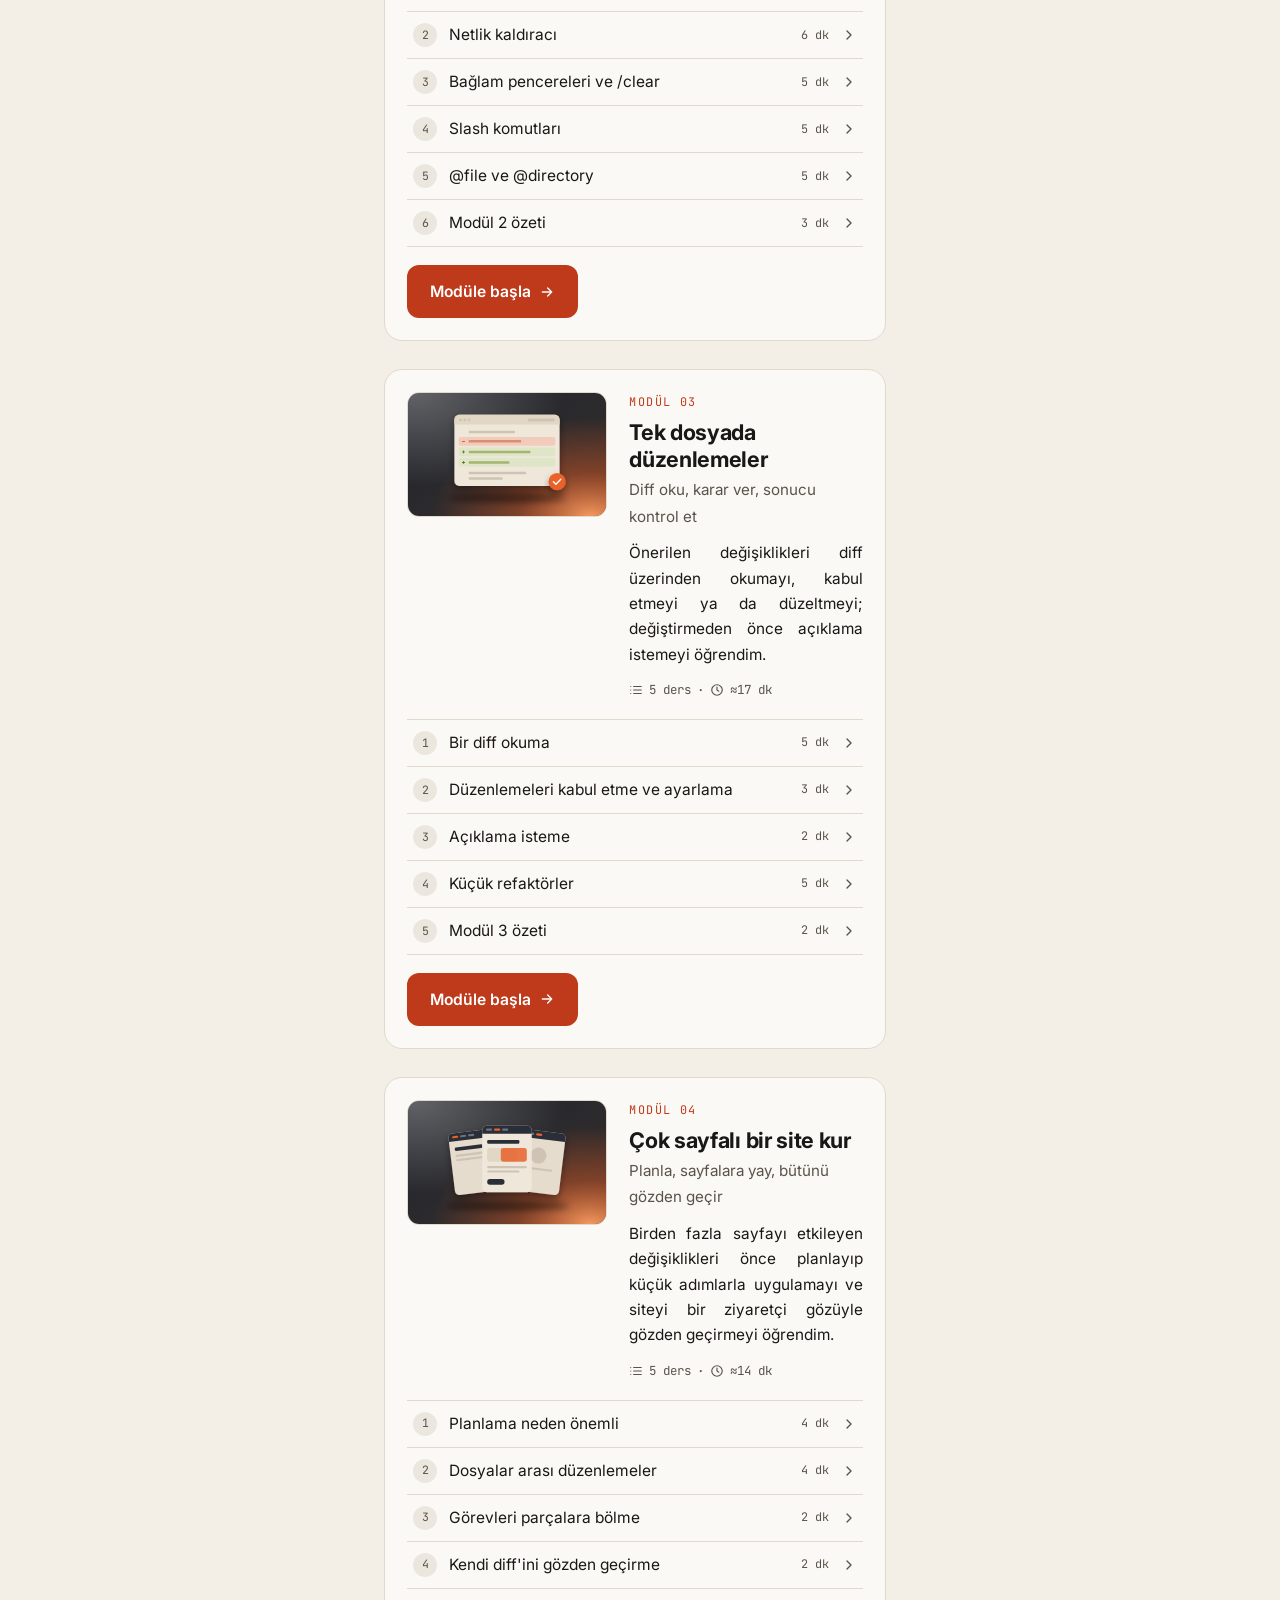
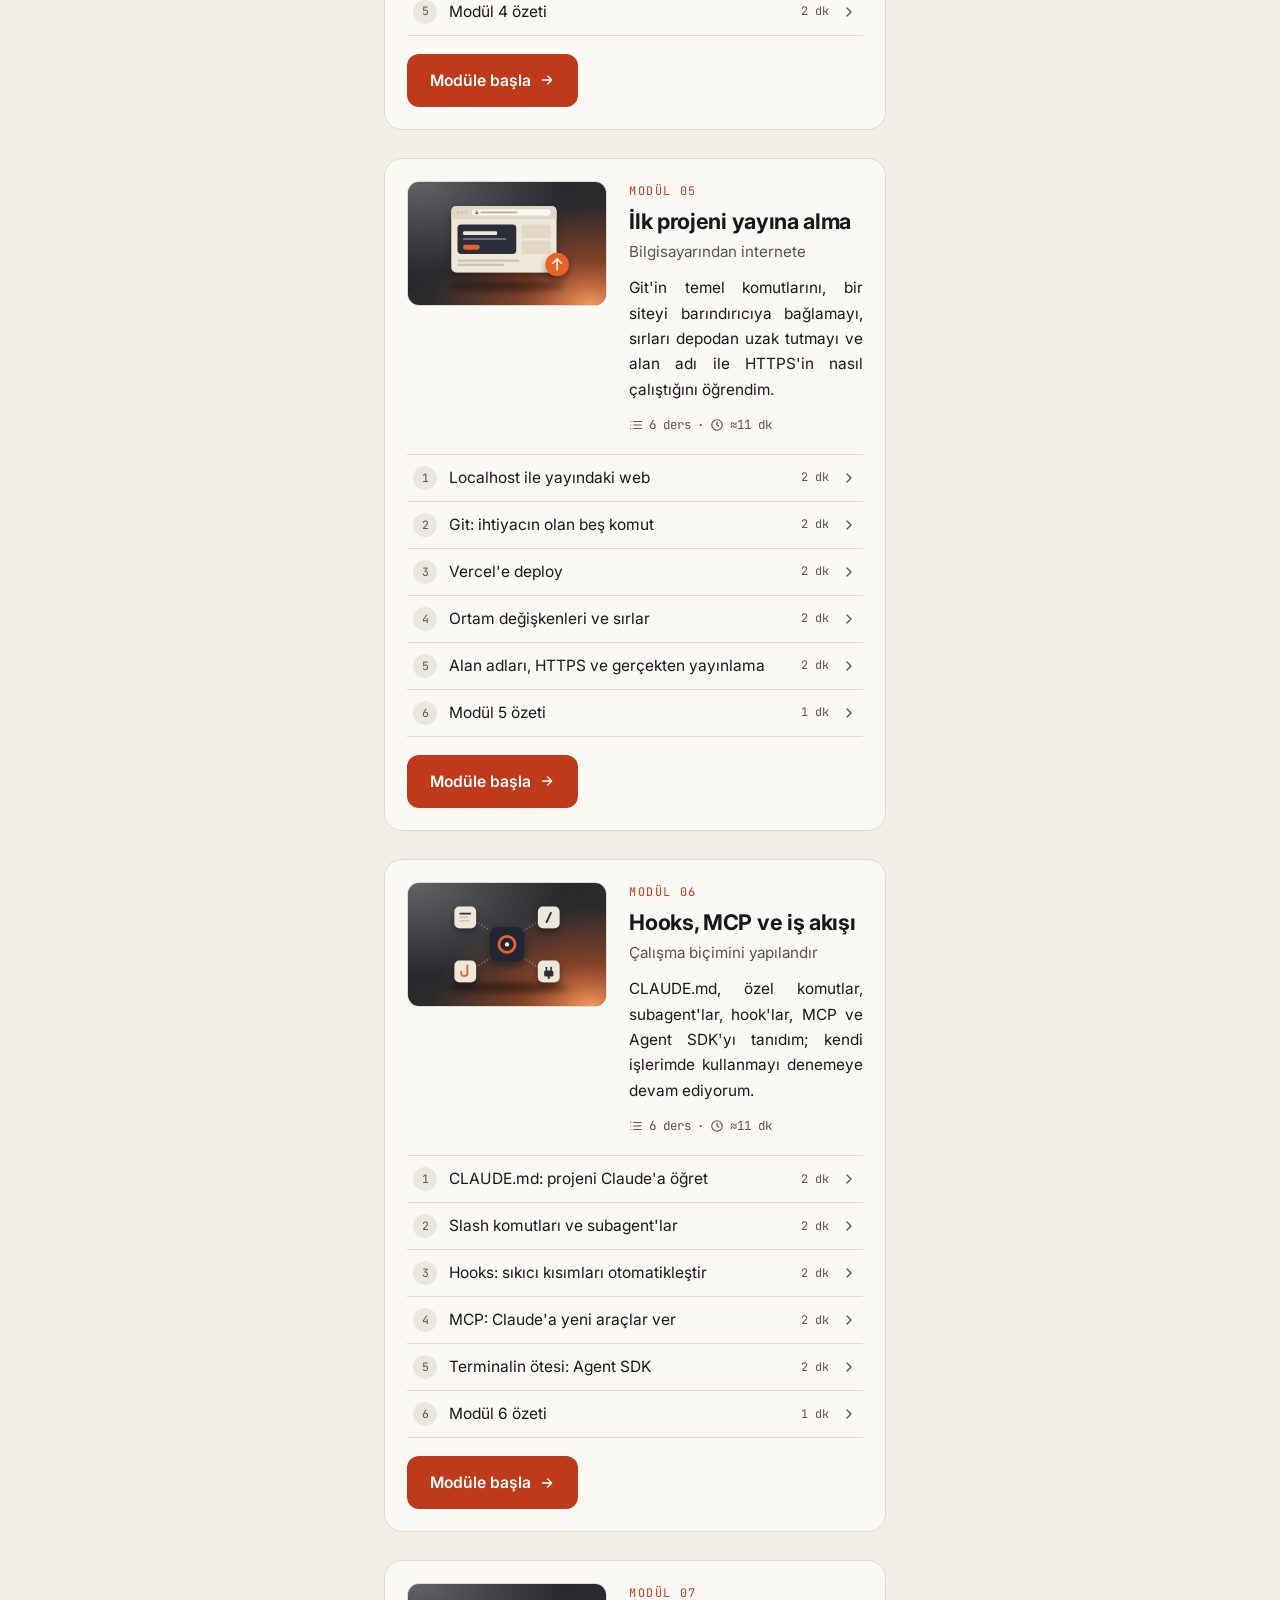
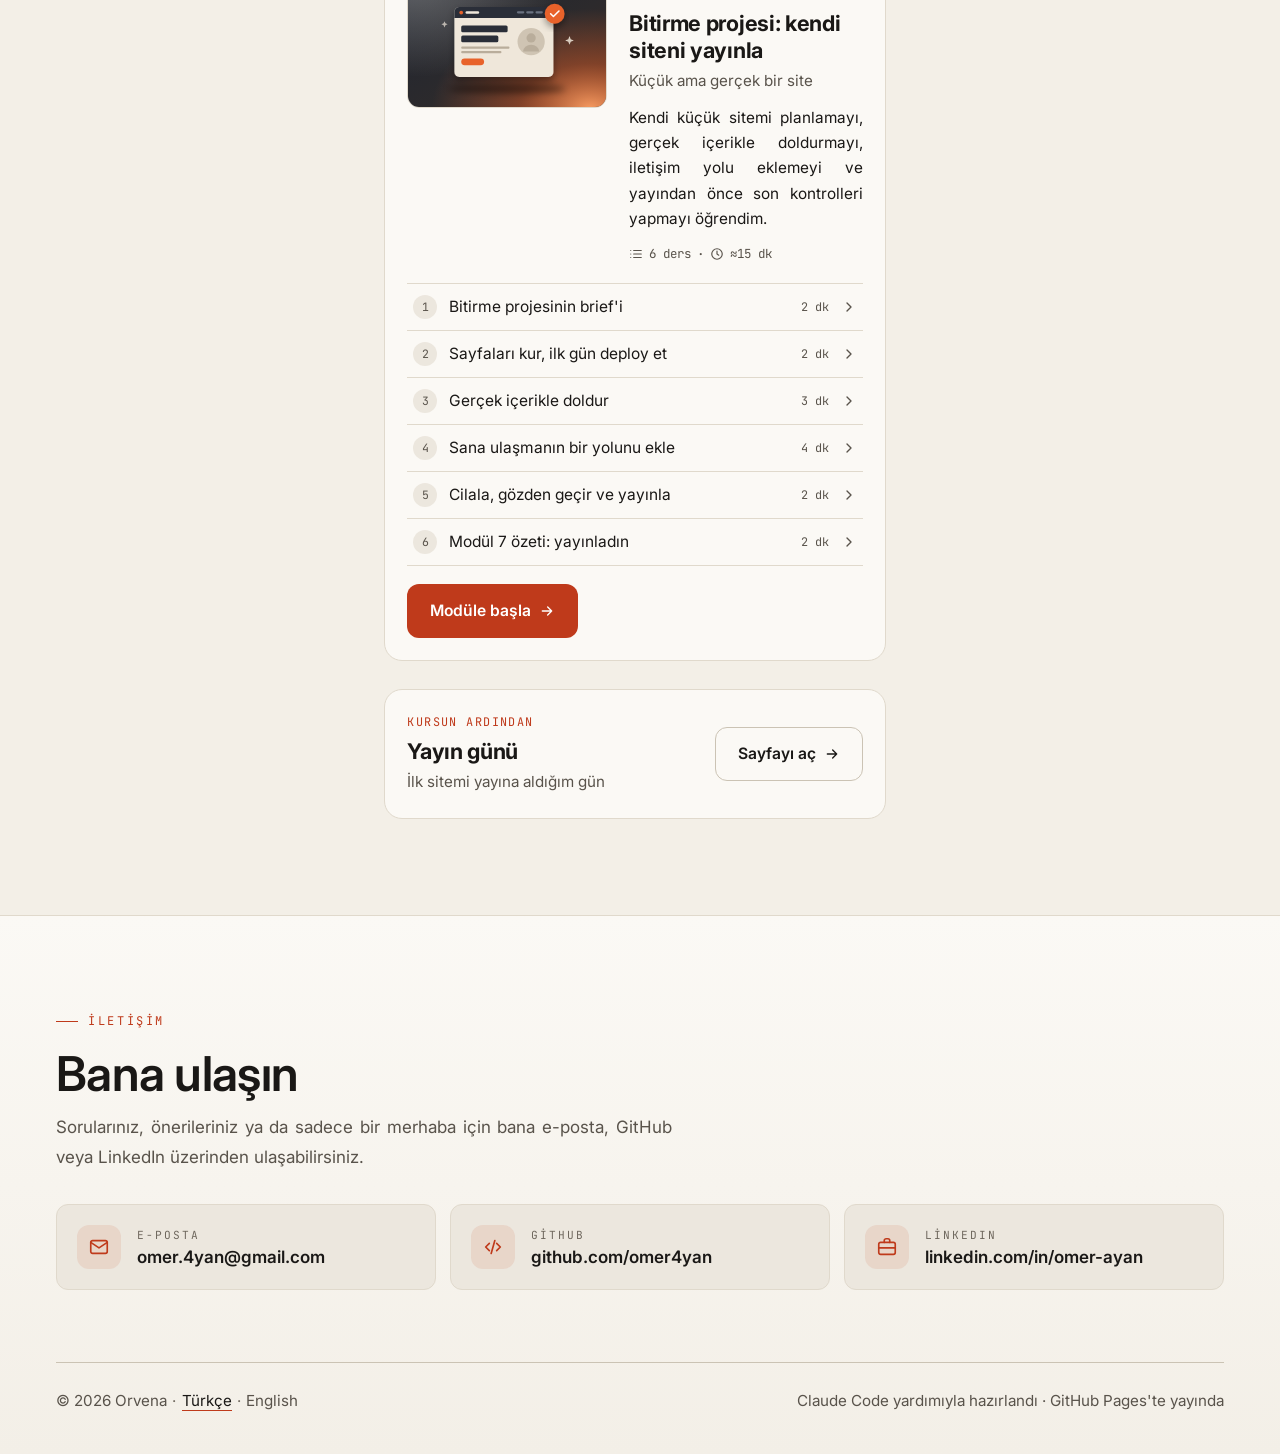
<file: ders.html>
<!doctype html>
<html lang="tr">
<head>
  <meta charset="utf-8">
  <meta name="viewport" content="width=device-width, initial-scale=1">
  <title>Ders — Orvena</title>
  <meta name="description" content="'Claude Code ile Yayına Al' kursunun ders notlarım: adım adım anlatım, pratik terminali ve dinleme seçeneği.">
  <meta name="theme-color" content="#131211">
  <script>(function(){var t;try{t=localStorage.getItem("theme");}catch(e){}if(t!=="light"&&t!=="dark"){t=window.matchMedia&&window.matchMedia("(prefers-color-scheme: light)").matches?"light":"dark";}document.documentElement.setAttribute("data-theme",t);})();</script>
  <link rel="icon" href="assets/img/favicon-32.png" sizes="32x32" type="image/png">
  <link rel="icon" href="assets/img/favicon-64.png" sizes="64x64" type="image/png">
  <link rel="apple-touch-icon" href="assets/img/orvena-logo-192.png">
  <link rel="preconnect" href="https://fonts.googleapis.com">
  <link rel="preconnect" href="https://fonts.gstatic.com" crossorigin>
  <link href="https://fonts.googleapis.com/css2?family=Inter:wght@400;500;600;700&family=JetBrains+Mono:wght@400;500;600&display=swap" rel="stylesheet">
  <link rel="stylesheet" href="assets/css/style.css">
  <link rel="stylesheet" href="assets/css/lesson.css">
</head>
<body data-lesson-page>
  <a class="skip-link" href="#ana-icerik">İçeriğe geç</a>

  <header class="site-header">
    <div class="container site-header__inner">
      <a class="brand" href="index.html" aria-label="Orvena — Ana Sayfa">
        <img class="brand__logo" src="assets/img/orvena-logo-192.png" alt="" width="32" height="32">
        <span>Orvena</span>
      </a>
      <button class="theme-toggle" type="button" aria-label="Aydınlık moda geç" title="Aydınlık moda geç">
        <svg class="icon-sun" viewBox="0 0 24 24" fill="none" stroke="currentColor" stroke-width="2" stroke-linecap="round" stroke-linejoin="round" aria-hidden="true"><circle cx="12" cy="12" r="4"/><path d="M12 2v2M12 20v2M4.93 4.93l1.41 1.41M17.66 17.66l1.41 1.41M2 12h2M20 12h2M4.93 19.07l1.41-1.41M17.66 6.34l1.41-1.41"/></svg>
        <svg class="icon-moon" viewBox="0 0 24 24" fill="none" stroke="currentColor" stroke-width="2" stroke-linecap="round" stroke-linejoin="round" aria-hidden="true"><path d="M21 12.79A9 9 0 1 1 11.21 3 7 7 0 0 0 21 12.79z"/></svg>
      </button>
      <button class="nav-toggle" type="button" aria-expanded="false" aria-controls="site-nav" aria-label="Menüyü aç">
        <svg class="icon-open" viewBox="0 0 24 24" fill="none" stroke="currentColor" stroke-width="2" stroke-linecap="round" aria-hidden="true"><path d="M4 7h16M4 12h16M4 17h16"/></svg>
        <svg class="icon-close" viewBox="0 0 24 24" fill="none" stroke="currentColor" stroke-width="2" stroke-linecap="round" aria-hidden="true"><path d="M6 6l12 12M18 6L6 18"/></svg>
      </button>
      <nav class="nav" id="site-nav" aria-label="Ana menü">
        <a href="index.html">Ana Sayfa</a>
        <a href="ders.html" aria-current="page">Öğrenme Yolculuğum</a>
        <a href="hakkimda.html">Hakkımda</a>
        <a class="nav__lang" id="lang-link" href="en/ders.html" hreflang="en" lang="en" aria-label="English version">EN</a>
        <a class="nav__cta" href="#iletisim">İletişim
          <svg viewBox="0 0 24 24" fill="none" stroke="currentColor" stroke-width="2" stroke-linecap="round" stroke-linejoin="round" aria-hidden="true"><path d="M5 12h14M13 6l6 6-6 6"/></svg>
        </a>
      </nav>
    </div>
  </header>

  <div class="journey journey--lesson">
    <!-- Sol: müfredat (lesson.js ders verisinden üretir) -->
    <aside class="curriculum" aria-label="Müfredat">
      <a class="curriculum__back" href="index.html">
        <svg viewBox="0 0 24 24" fill="none" stroke="currentColor" stroke-width="2" stroke-linecap="round" stroke-linejoin="round" aria-hidden="true"><path d="M19 12H5M11 6l-6 6 6 6"/></svg>
        Ana Sayfa
      </a>
      <details class="curriculum__box" open>
        <summary>
          <span>Müfredat</span>
          <span><span class="summary-meta">7 modül · 40 ders</span><svg class="summary-caret" viewBox="0 0 24 24" fill="none" stroke="currentColor" stroke-width="2" stroke-linecap="round" stroke-linejoin="round" aria-hidden="true"><path d="M6 9l6 6 6-6"/></svg></span>
        </summary>
        <div class="curriculum__list" id="lesson-curriculum"></div>
      </details>
    </aside>

    <!-- Orta: ders -->
    <main class="content lesson" id="ana-icerik">
      <noscript>
        <div class="lesson-fallback">
          <p>Ders sayfaları JavaScript ile açılır. Lütfen tarayıcında JavaScript'i etkinleştir.</p>
        </div>
      </noscript>
    </main>

    <!-- Sağ: yan kartlar -->
    <aside class="rail" aria-label="Ders gezintisi">
      <div class="rail-card rail-card--module" hidden>
        <h2>Bu modülde</h2>
        <p class="rail-card__sub" id="rail-module-name"></p>
        <ol class="rail-lessons" id="rail-lessons"></ol>
      </div>
      <div class="rail-card rail-card--toc" hidden>
        <h2>Bu derste</h2>
        <ol class="lesson-toc" id="lesson-toc"></ol>
      </div>
    </aside>
  </div>

  <div class="toast" id="toast" role="status" aria-live="polite" hidden></div>

  <footer class="contact" id="iletisim" style="margin-top:96px">
    <div class="container">
      <p class="eyebrow eyebrow--accent dash">İletişim</p>
      <h2>Bana ulaşın</h2>
      <p class="contact__lead">Sorularınız, önerileriniz ya da sadece bir merhaba için bana e-posta, GitHub veya LinkedIn üzerinden ulaşabilirsiniz.</p>
      <div class="contact-grid">
        <a class="contact-card" href="mailto:omer.4yan@gmail.com">
          <span class="contact-card__icon"><svg viewBox="0 0 24 24" fill="none" stroke="currentColor" stroke-width="1.8" stroke-linecap="round" stroke-linejoin="round" aria-hidden="true"><rect x="3" y="5" width="18" height="14" rx="2"/><path d="M3 7l9 6 9-6"/></svg></span>
          <span><span class="contact-card__label">E-posta</span><span class="contact-card__value">omer.4yan@gmail.com</span></span>
        </a>
        <a class="contact-card" href="https://github.com/omer4yan" target="_blank" rel="noopener noreferrer">
          <span class="contact-card__icon"><svg viewBox="0 0 24 24" fill="none" stroke="currentColor" stroke-width="1.8" stroke-linecap="round" stroke-linejoin="round" aria-hidden="true"><path d="M8 8l-4 4 4 4M16 8l4 4-4 4M14 5l-4 14"/></svg></span>
          <span><span class="contact-card__label">GitHub</span><span class="contact-card__value">github.com/omer4yan</span></span>
        </a>
        <a class="contact-card" href="https://www.linkedin.com/in/omer-ayan" target="_blank" rel="noopener noreferrer">
          <span class="contact-card__icon"><svg viewBox="0 0 24 24" fill="none" stroke="currentColor" stroke-width="1.8" stroke-linecap="round" stroke-linejoin="round" aria-hidden="true"><rect x="3" y="7" width="18" height="13" rx="2"/><path d="M9 7V5a2 2 0 0 1 2-2h2a2 2 0 0 1 2 2v2M3 13h18"/></svg></span>
          <span><span class="contact-card__label">LinkedIn</span><span class="contact-card__value">linkedin.com/in/omer-ayan</span></span>
        </a>
      </div>
      <div class="footer-bar">
        <p class="footer-bar__left">© 2026 Orvena<span class="footer-bar__sep" aria-hidden="true">·</span><a id="footer-self" href="ders.html" hreflang="tr" lang="tr" aria-current="true">Türkçe</a><span class="footer-bar__sep" aria-hidden="true">·</span><a id="footer-other" href="en/ders.html" hreflang="en" lang="en">English</a></p>
        <p class="footer-bar__right">Claude Code yardımıyla hazırlandı · GitHub Pages'te yayında</p>
      </div>
    </div>
  </footer>

  <script src="assets/js/lessons.tr.js" defer></script>
  <script src="assets/js/modules.js" defer></script>
  <script src="assets/js/lesson.js" defer></script>
  <script src="assets/js/sandbox.js" defer></script>
  <script src="assets/js/listen.js" defer></script>
  <script src="assets/js/main.js" defer></script>
</body>
</html>
</file>
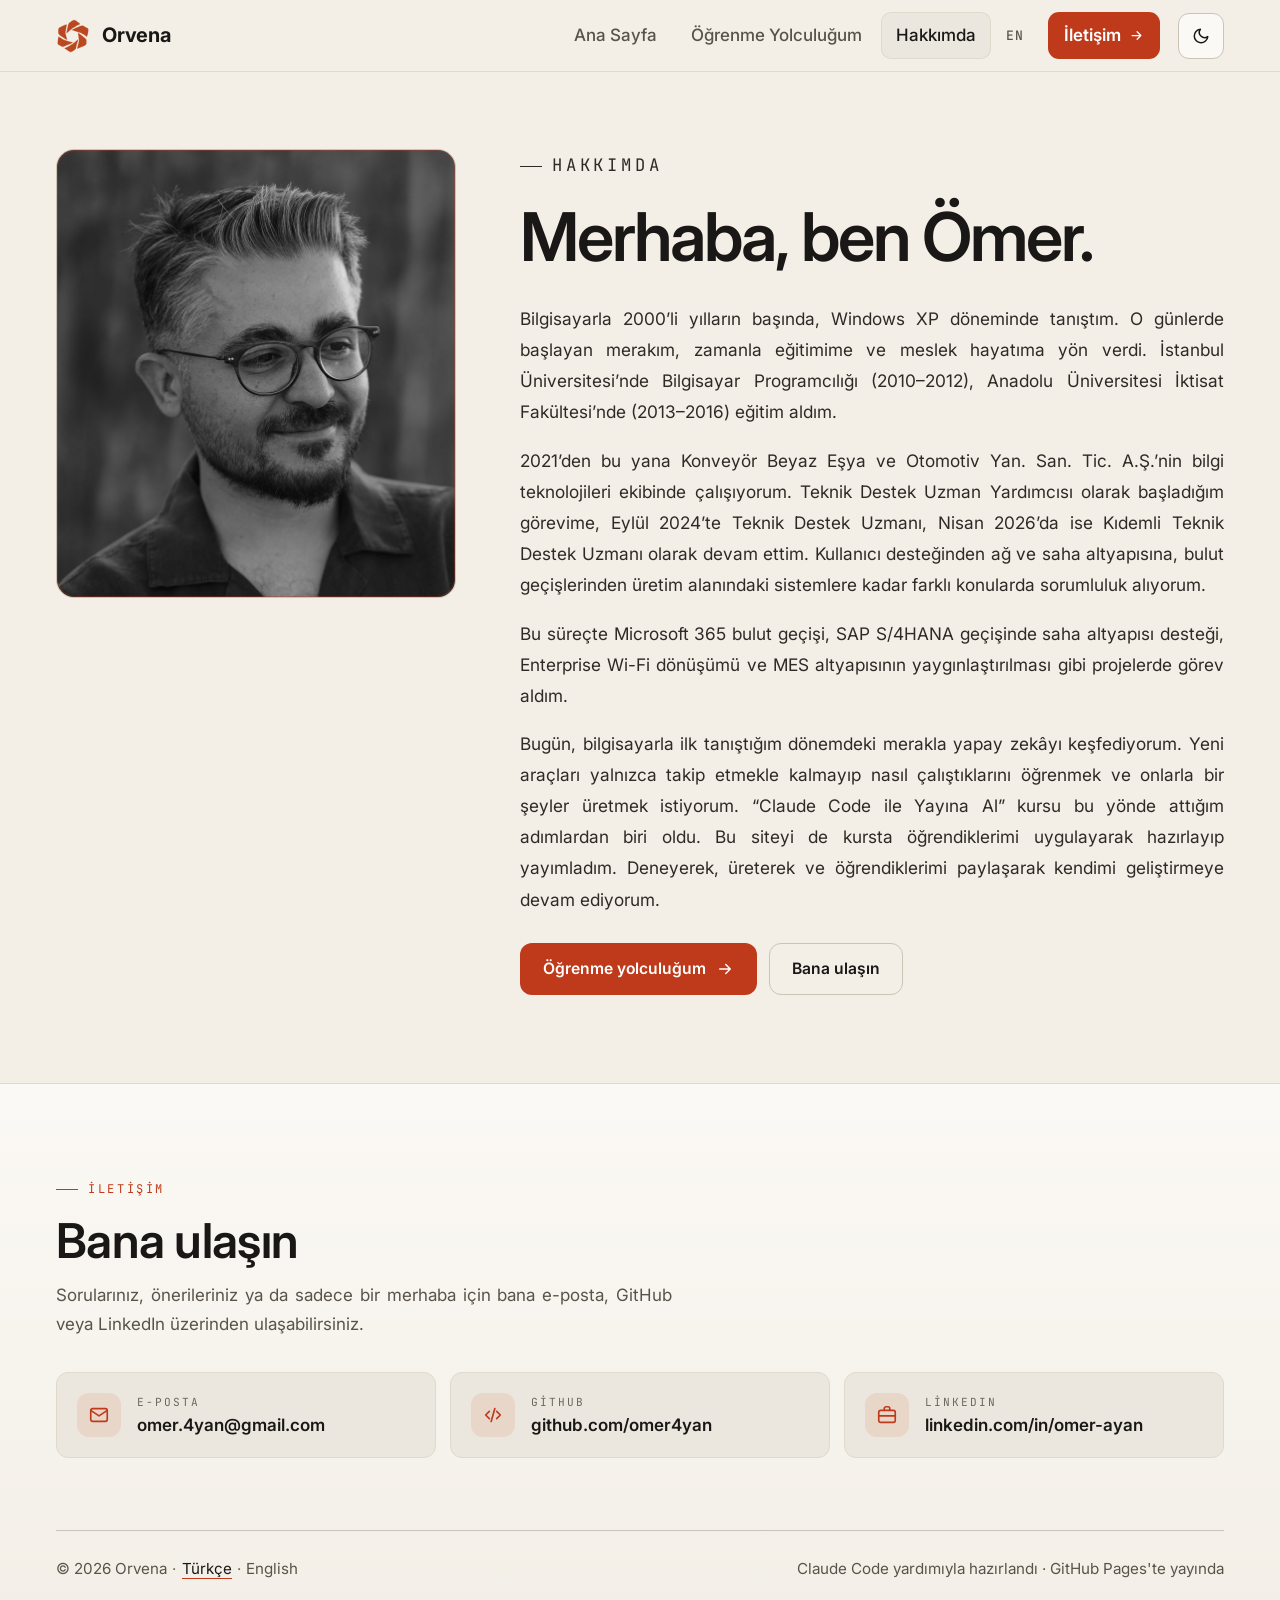
<file: hakkimda.html>
<!doctype html>
<html lang="tr">
<head>
  <meta charset="utf-8">
  <meta name="viewport" content="width=device-width, initial-scale=1">
  <title>Hakkımda — Orvena</title>
  <meta name="description" content="Ömer Ayan hakkında: bilgi teknolojileri teknik destek alanındaki çalışmalarım ve yapay zekâ merakım.">
  <meta name="theme-color" content="#131211">
  <script>(function(){var t;try{t=localStorage.getItem("theme");}catch(e){}if(t!=="light"&&t!=="dark"){t=window.matchMedia&&window.matchMedia("(prefers-color-scheme: light)").matches?"light":"dark";}document.documentElement.setAttribute("data-theme",t);})();</script>
  <link rel="alternate" hreflang="tr" href="https://omer4yan.github.io/claude-code-ile-yayina-al/hakkimda.html">
  <link rel="alternate" hreflang="en" href="https://omer4yan.github.io/claude-code-ile-yayina-al/en/hakkimda.html">
  <link rel="alternate" hreflang="x-default" href="https://omer4yan.github.io/claude-code-ile-yayina-al/hakkimda.html">
  <link rel="icon" href="assets/img/favicon-32.png" sizes="32x32" type="image/png">
  <link rel="icon" href="assets/img/favicon-64.png" sizes="64x64" type="image/png">
  <link rel="apple-touch-icon" href="assets/img/orvena-logo-192.png">
  <link rel="preconnect" href="https://fonts.googleapis.com">
  <link rel="preconnect" href="https://fonts.gstatic.com" crossorigin>
  <link href="https://fonts.googleapis.com/css2?family=Inter:wght@400;500;600;700&family=JetBrains+Mono:wght@400;500;600&display=swap" rel="stylesheet">
  <link rel="stylesheet" href="assets/css/style.css">
</head>
<body>
  <a class="skip-link" href="#ana-icerik">İçeriğe geç</a>

  <header class="site-header">
    <div class="container site-header__inner">
      <a class="brand" href="index.html" aria-label="Orvena — Ana Sayfa">
        <img class="brand__logo" src="assets/img/orvena-logo-192.png" alt="" width="32" height="32">
        <span>Orvena</span>
      </a>
      <button class="theme-toggle" type="button" aria-label="Aydınlık moda geç" title="Aydınlık moda geç">
        <svg class="icon-sun" viewBox="0 0 24 24" fill="none" stroke="currentColor" stroke-width="2" stroke-linecap="round" stroke-linejoin="round" aria-hidden="true"><circle cx="12" cy="12" r="4"/><path d="M12 2v2M12 20v2M4.93 4.93l1.41 1.41M17.66 17.66l1.41 1.41M2 12h2M20 12h2M4.93 19.07l1.41-1.41M17.66 6.34l1.41-1.41"/></svg>
        <svg class="icon-moon" viewBox="0 0 24 24" fill="none" stroke="currentColor" stroke-width="2" stroke-linecap="round" stroke-linejoin="round" aria-hidden="true"><path d="M21 12.79A9 9 0 1 1 11.21 3 7 7 0 0 0 21 12.79z"/></svg>
      </button>
      <button class="nav-toggle" type="button" aria-expanded="false" aria-controls="site-nav" aria-label="Menüyü aç">
        <svg class="icon-open" viewBox="0 0 24 24" fill="none" stroke="currentColor" stroke-width="2" stroke-linecap="round" aria-hidden="true"><path d="M4 7h16M4 12h16M4 17h16"/></svg>
        <svg class="icon-close" viewBox="0 0 24 24" fill="none" stroke="currentColor" stroke-width="2" stroke-linecap="round" aria-hidden="true"><path d="M6 6l12 12M18 6L6 18"/></svg>
      </button>
      <nav class="nav" id="site-nav" aria-label="Ana menü">
        <a href="index.html">Ana Sayfa</a>
        <a href="ders.html">Öğrenme Yolculuğum</a>
        <a href="hakkimda.html" aria-current="page">Hakkımda</a>
        <a class="nav__lang" href="en/hakkimda.html" hreflang="en" lang="en" aria-label="English version">EN</a>
        <a class="nav__cta" href="#iletisim">İletişim
          <svg viewBox="0 0 24 24" fill="none" stroke="currentColor" stroke-width="2" stroke-linecap="round" stroke-linejoin="round" aria-hidden="true"><path d="M5 12h14M13 6l6 6-6 6"/></svg>
        </a>
      </nav>
    </div>
  </header>

  <main id="ana-icerik" class="container">
    <section class="about-hero" aria-labelledby="about-title">
      <figure class="portrait" style="margin:0">
        <img src="assets/img/omer-ayan.jpg" alt="Ömer Ayan'ın portre fotoğrafı" width="800" height="898">
      </figure>
      <div class="about-hero__text">
        <p class="eyebrow eyebrow--accent dash">Hakkımda</p>
        <h1 id="about-title">Merhaba, ben Ömer.</h1>
        <p>Bilgisayarla 2000’li yılların başında, Windows XP döneminde tanıştım. O günlerde başlayan merakım, zamanla eğitimime ve meslek hayatıma yön verdi. İstanbul Üniversitesi’nde Bilgisayar Programcılığı (2010–2012), Anadolu Üniversitesi İktisat Fakültesi’nde (2013–2016) eğitim aldım.</p>
        <p>2021’den bu yana Konveyör Beyaz Eşya ve Otomotiv Yan. San. Tic. A.Ş.’nin bilgi teknolojileri ekibinde çalışıyorum. Teknik Destek Uzman Yardımcısı olarak başladığım görevime, Eylül 2024’te Teknik Destek Uzmanı, Nisan 2026’da ise Kıdemli Teknik Destek Uzmanı olarak devam ettim. Kullanıcı desteğinden ağ ve saha altyapısına, bulut geçişlerinden üretim alanındaki sistemlere kadar farklı konularda sorumluluk alıyorum.</p>
        <p>Bu süreçte Microsoft 365 bulut geçişi, SAP S/4HANA geçişinde saha altyapısı desteği, Enterprise Wi-Fi dönüşümü ve MES altyapısının yaygınlaştırılması gibi projelerde görev aldım.</p>
        <p>Bugün, bilgisayarla ilk tanıştığım dönemdeki merakla yapay zekâyı keşfediyorum. Yeni araçları yalnızca takip etmekle kalmayıp nasıl çalıştıklarını öğrenmek ve onlarla bir şeyler üretmek istiyorum. “Claude Code ile Yayına Al” kursu bu yönde attığım adımlardan biri oldu. Bu siteyi de kursta öğrendiklerimi uygulayarak hazırlayıp yayımladım. Deneyerek, üreterek ve öğrendiklerimi paylaşarak kendimi geliştirmeye devam ediyorum.</p>
        <div class="hero-actions-row">
          <a class="btn btn--primary" href="ders.html">
            Öğrenme yolculuğum
            <svg viewBox="0 0 24 24" fill="none" stroke="currentColor" stroke-width="2" stroke-linecap="round" stroke-linejoin="round" aria-hidden="true"><path d="M5 12h14M13 6l6 6-6 6"/></svg>
          </a>
          <a class="btn btn--ghost" href="#iletisim">Bana ulaşın</a>
        </div>
      </div>
    </section>
  </main>

  <footer class="contact" id="iletisim">
    <div class="container">
      <p class="eyebrow eyebrow--accent dash">İletişim</p>
      <h2>Bana ulaşın</h2>
      <p class="contact__lead">Sorularınız, önerileriniz ya da sadece bir merhaba için bana e-posta, GitHub veya LinkedIn üzerinden ulaşabilirsiniz.</p>
      <div class="contact-grid">
        <a class="contact-card" href="mailto:omer.4yan@gmail.com">
          <span class="contact-card__icon"><svg viewBox="0 0 24 24" fill="none" stroke="currentColor" stroke-width="1.8" stroke-linecap="round" stroke-linejoin="round" aria-hidden="true"><rect x="3" y="5" width="18" height="14" rx="2"/><path d="M3 7l9 6 9-6"/></svg></span>
          <span><span class="contact-card__label">E-posta</span><span class="contact-card__value">omer.4yan@gmail.com</span></span>
        </a>
        <a class="contact-card" href="https://github.com/omer4yan" target="_blank" rel="noopener noreferrer">
          <span class="contact-card__icon"><svg viewBox="0 0 24 24" fill="none" stroke="currentColor" stroke-width="1.8" stroke-linecap="round" stroke-linejoin="round" aria-hidden="true"><path d="M8 8l-4 4 4 4M16 8l4 4-4 4M14 5l-4 14"/></svg></span>
          <span><span class="contact-card__label">GitHub</span><span class="contact-card__value">github.com/omer4yan</span></span>
        </a>
        <a class="contact-card" href="https://www.linkedin.com/in/omer-ayan" target="_blank" rel="noopener noreferrer">
          <span class="contact-card__icon"><svg viewBox="0 0 24 24" fill="none" stroke="currentColor" stroke-width="1.8" stroke-linecap="round" stroke-linejoin="round" aria-hidden="true"><rect x="3" y="7" width="18" height="13" rx="2"/><path d="M9 7V5a2 2 0 0 1 2-2h2a2 2 0 0 1 2 2v2M3 13h18"/></svg></span>
          <span><span class="contact-card__label">LinkedIn</span><span class="contact-card__value">linkedin.com/in/omer-ayan</span></span>
        </a>
      </div>
      <div class="footer-bar">
        <p class="footer-bar__left">© 2026 Orvena<span class="footer-bar__sep" aria-hidden="true">·</span><a href="hakkimda.html" hreflang="tr" lang="tr" aria-current="true">Türkçe</a><span class="footer-bar__sep" aria-hidden="true">·</span><a href="en/hakkimda.html" hreflang="en" lang="en">English</a></p>
        <p class="footer-bar__right">Claude Code yardımıyla hazırlandı · GitHub Pages'te yayında</p>
      </div>
    </div>
  </footer>

  <script src="assets/js/main.js" defer></script>
</body>
</html>
</file>
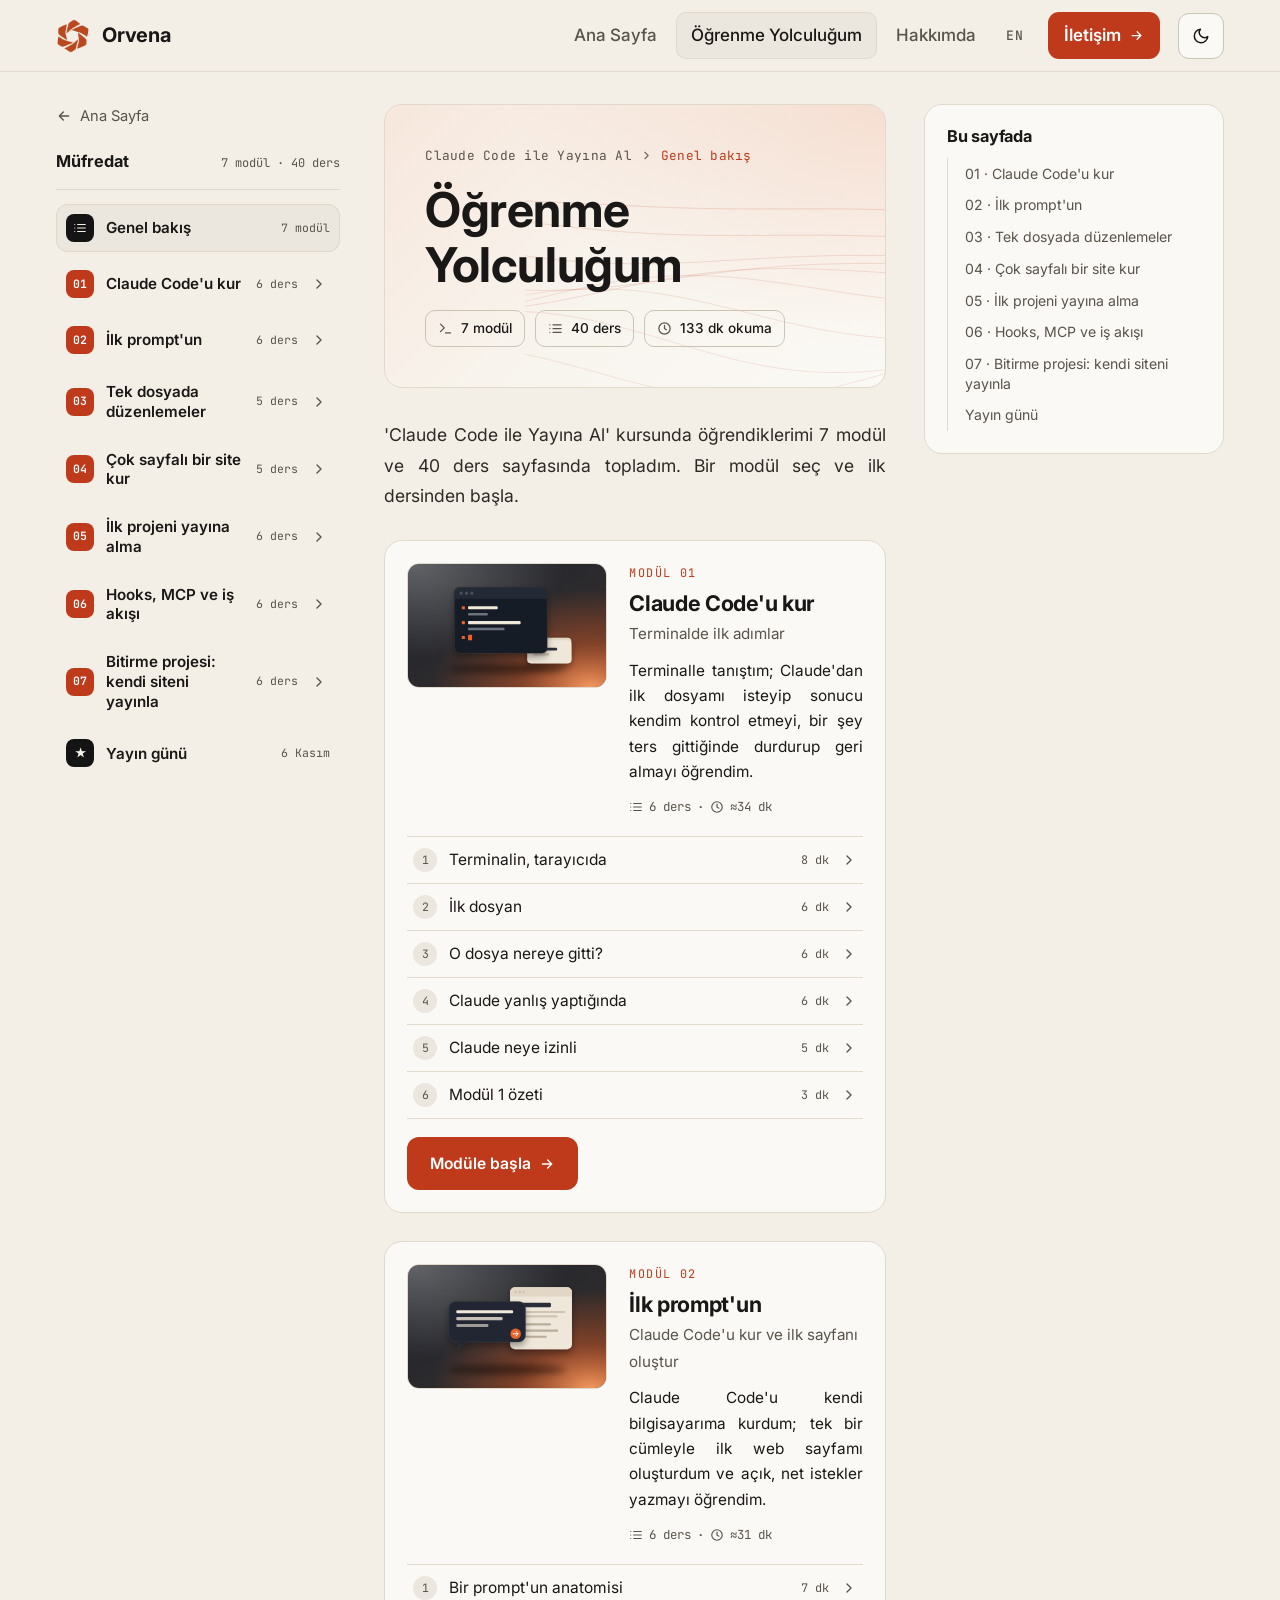
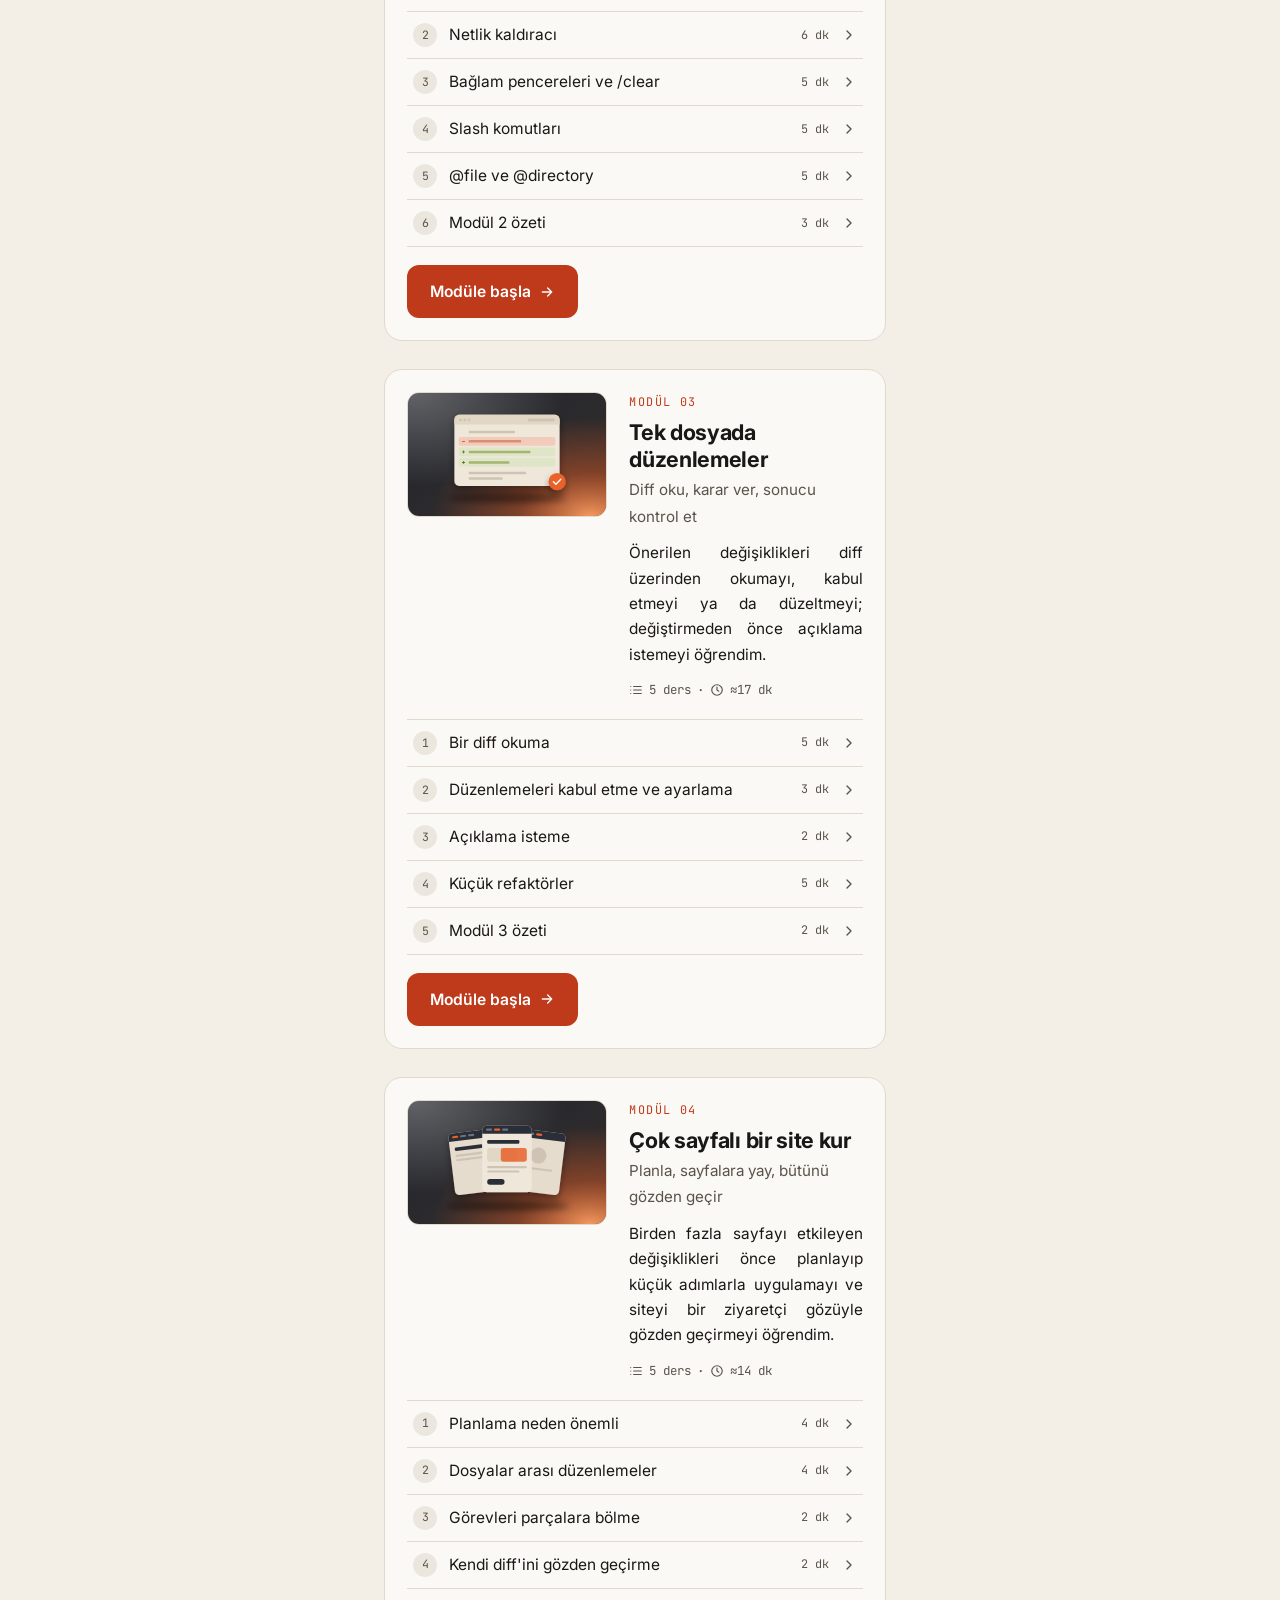
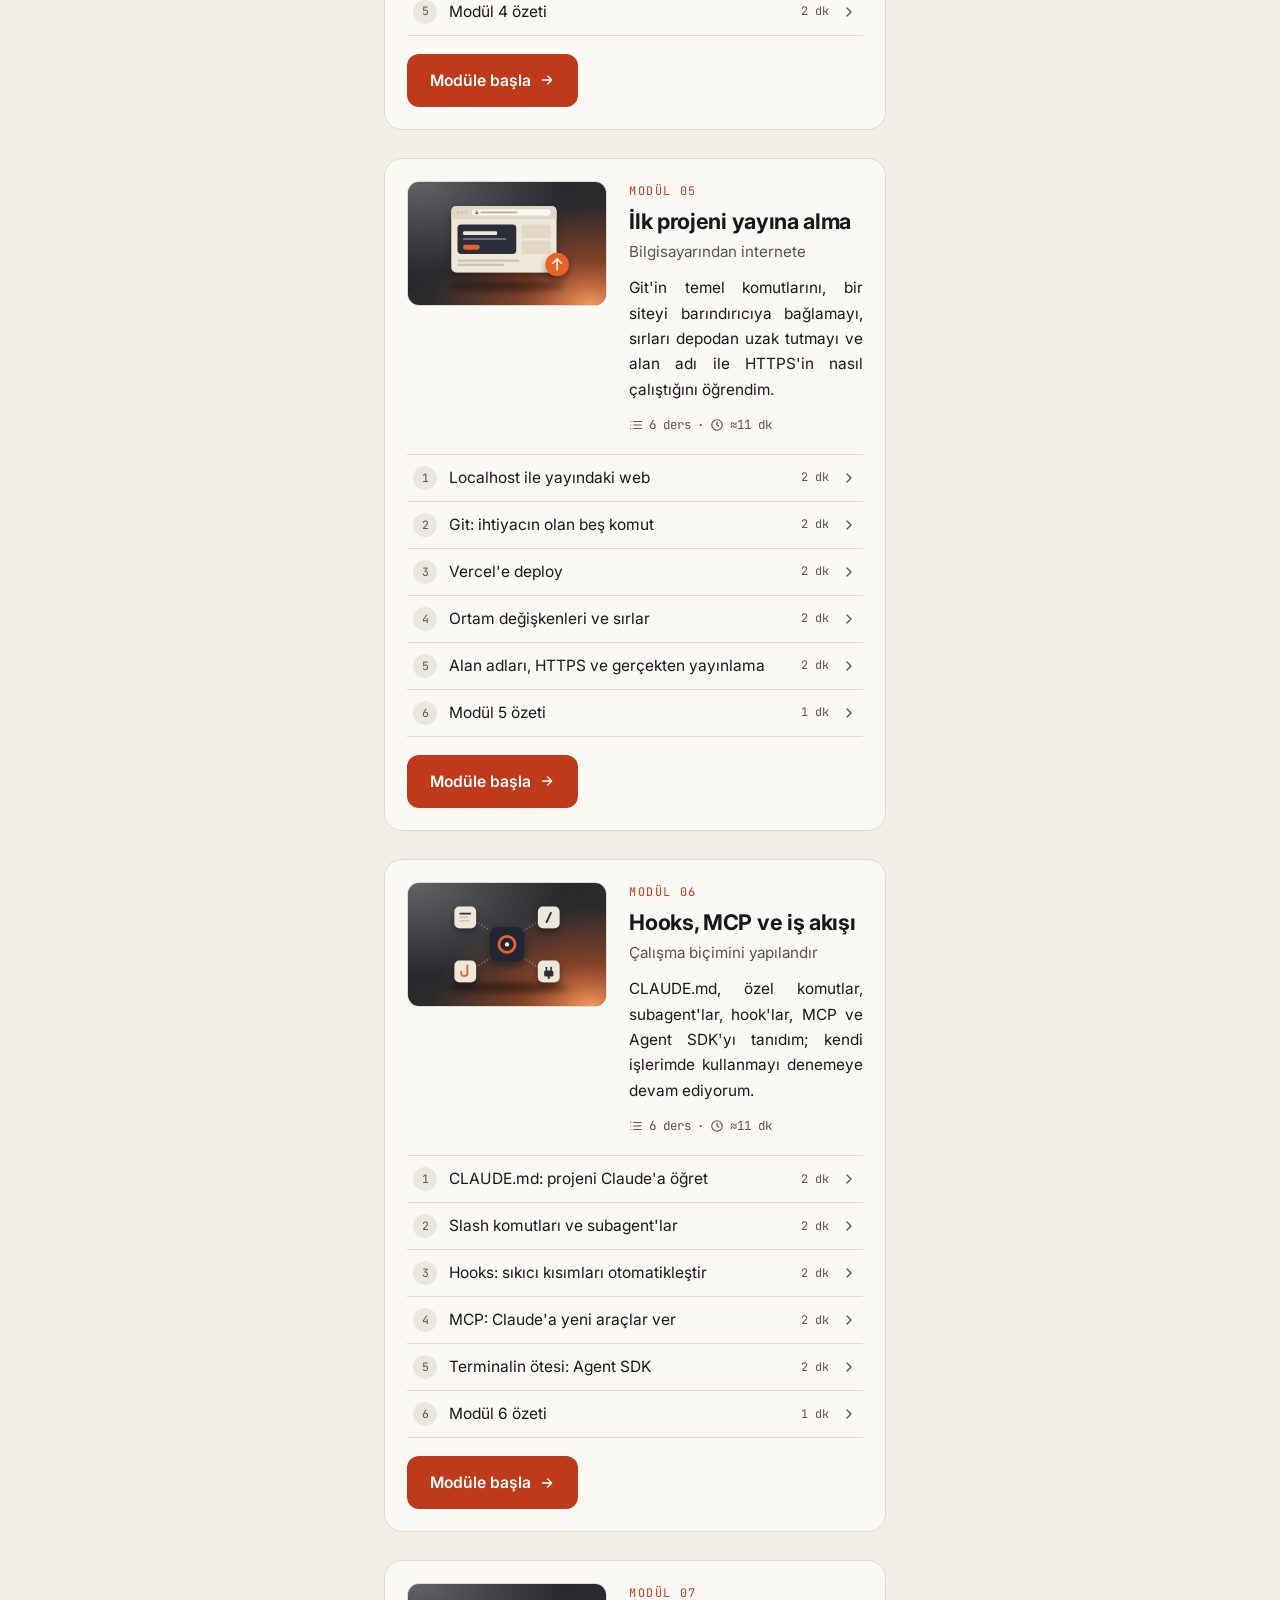
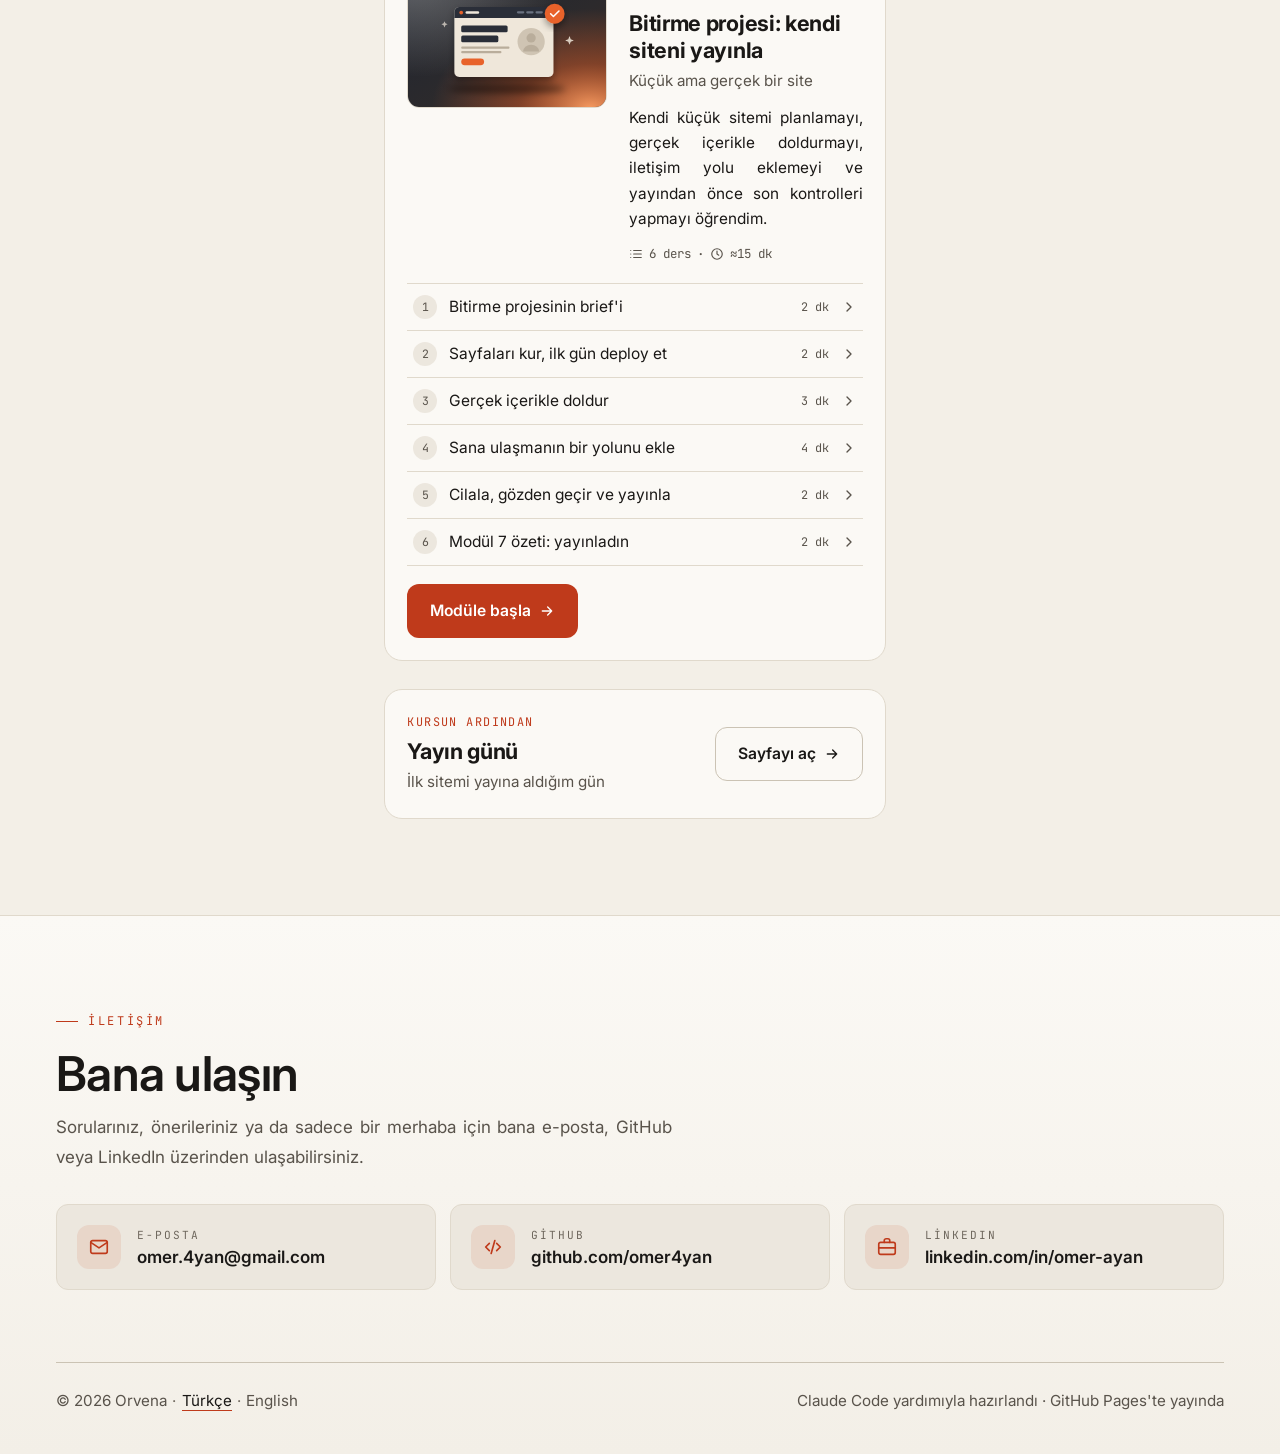
<file: yolculuk.html>
<!doctype html>
<html lang="tr">
<head>
  <meta charset="utf-8">
  <meta name="viewport" content="width=device-width, initial-scale=1">
  <title>Öğrenme Yolculuğum — Orvena</title>
  <meta name="robots" content="noindex">
  <meta http-equiv="refresh" content="0; url=ders.html">
  <link rel="icon" href="assets/img/favicon-32.png" sizes="32x32" type="image/png">
  <script>
    /* Eski Öğrenme Yolculuğum adresleri ders sayfalarına yönlenir:
       #m3-d2 -> ders.html?id=m3-d2, #m3 -> ders.html#m3 (genel bakışta Modül 3), #yayin-gunu -> ders.html?id=yayin-gunu */
    (function () {
      var h = decodeURIComponent(location.hash.slice(1));
      var id = /^m\d-d\d$/.test(h) || h === "yayin-gunu" ? h : "";
      location.replace(id ? "ders.html?id=" + id : /^m\d$/.test(h) ? "ders.html#" + h : "ders.html");
    })();
  </script>
  <style>body{margin:0;font-family:system-ui,sans-serif;background:#131211;color:#f2eee7;display:grid;place-items:center;min-height:100vh}a{color:#e8622c}</style>
</head>
<body>
  <p>Bu sayfa ders sayfalarına taşındı. <a href="ders.html">Derslere git</a></p>
</body>
</html>
</file>
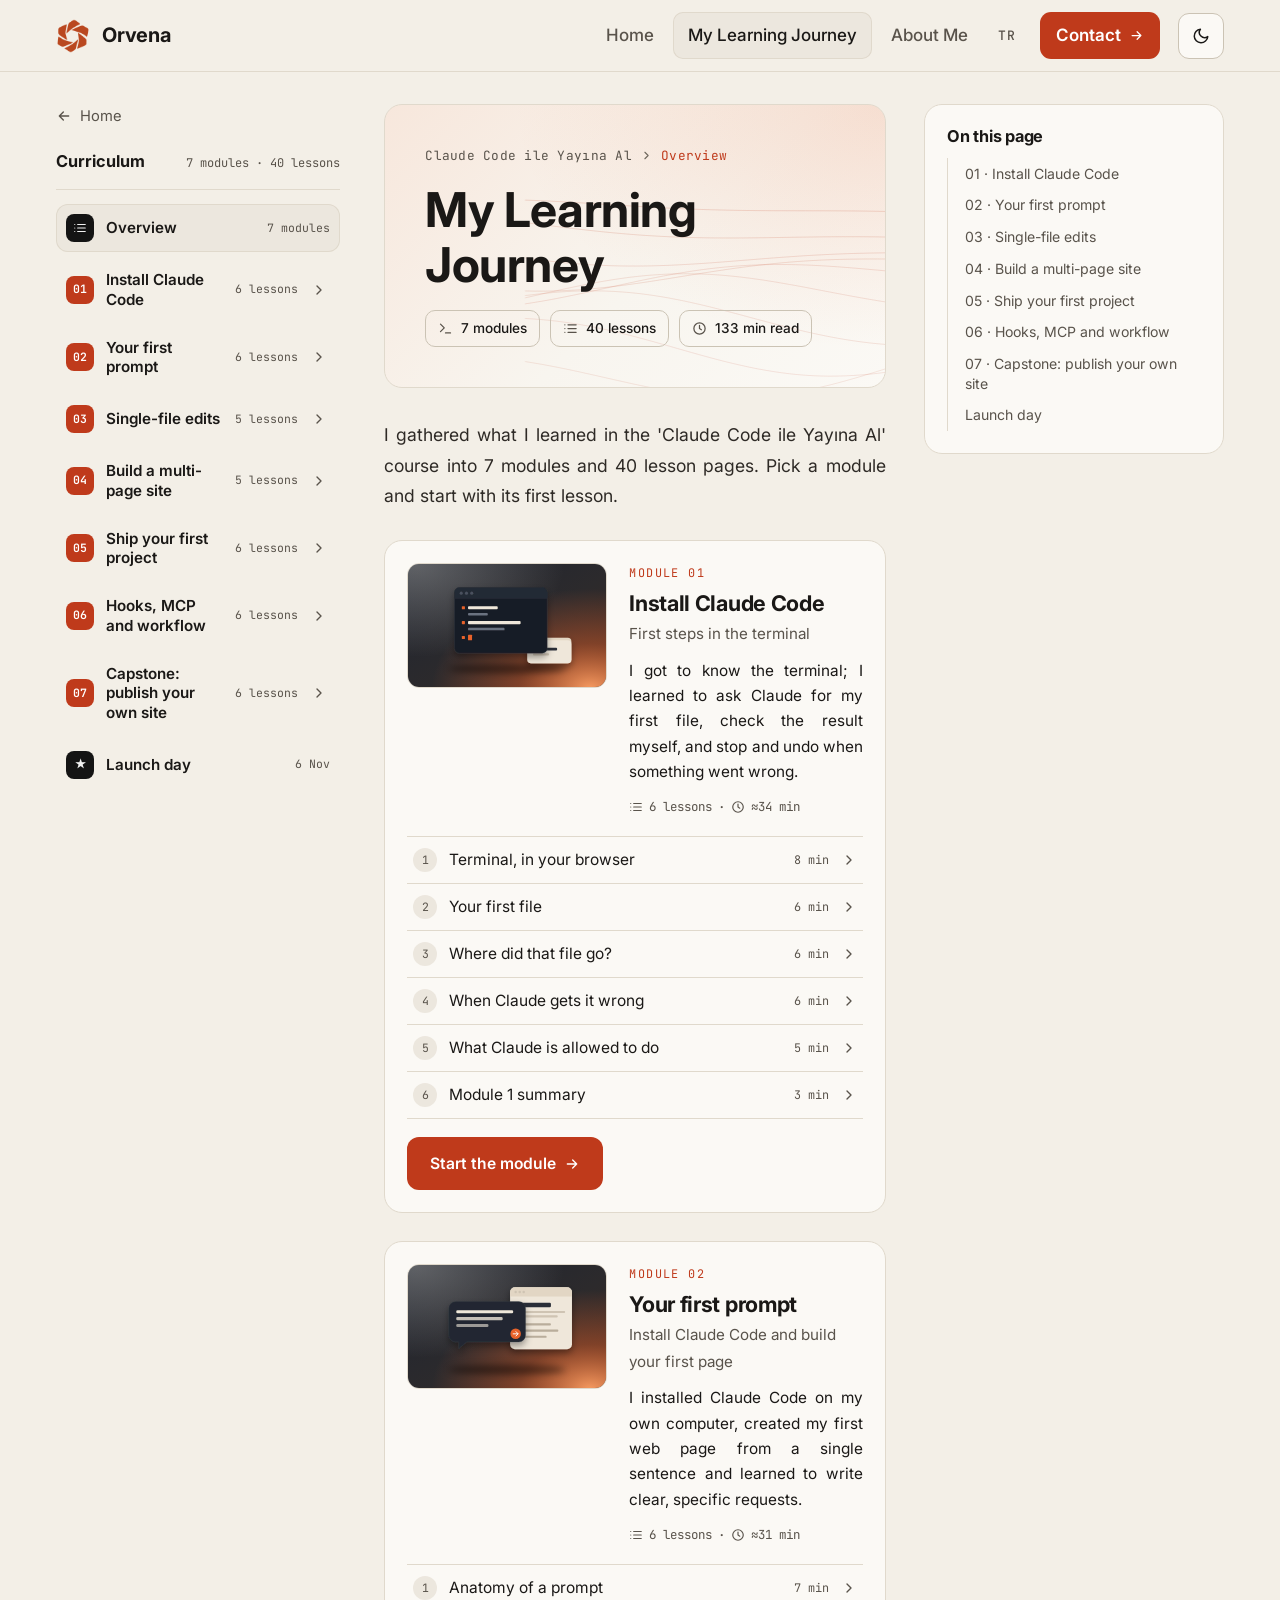
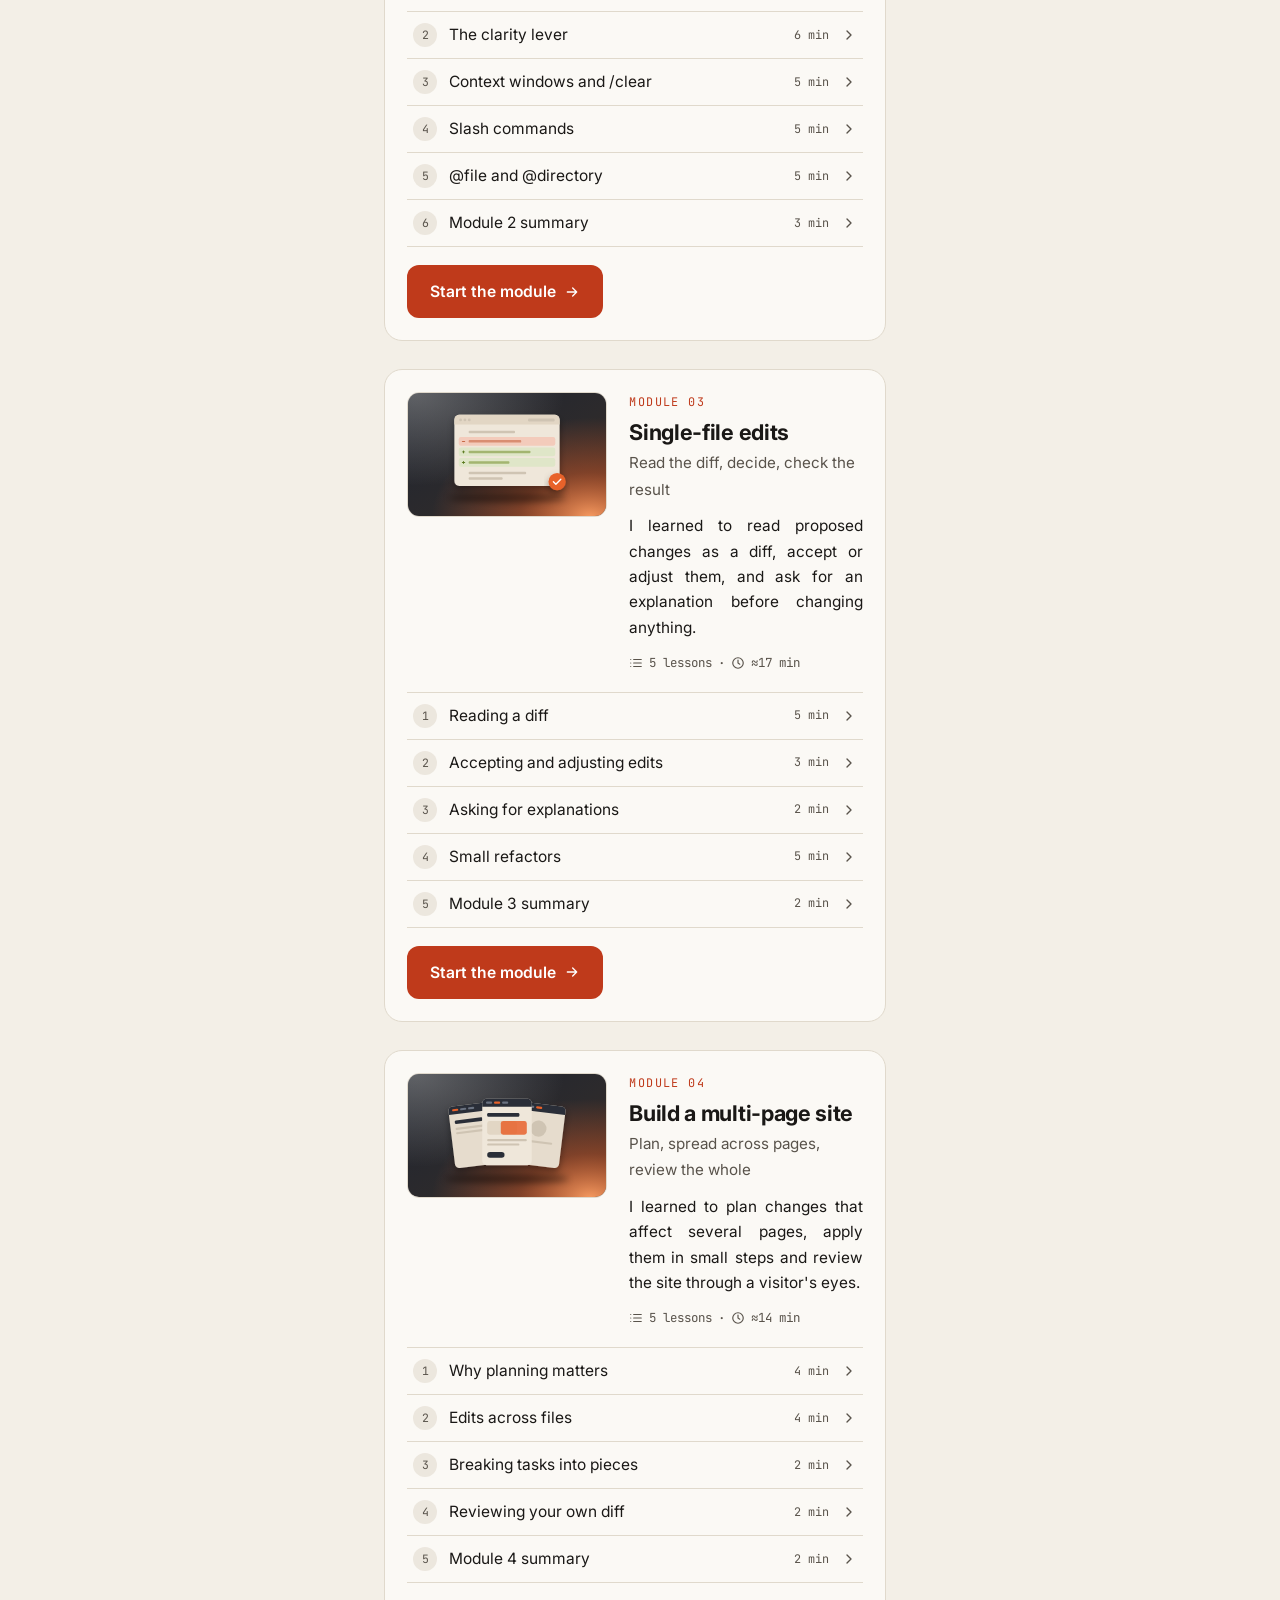
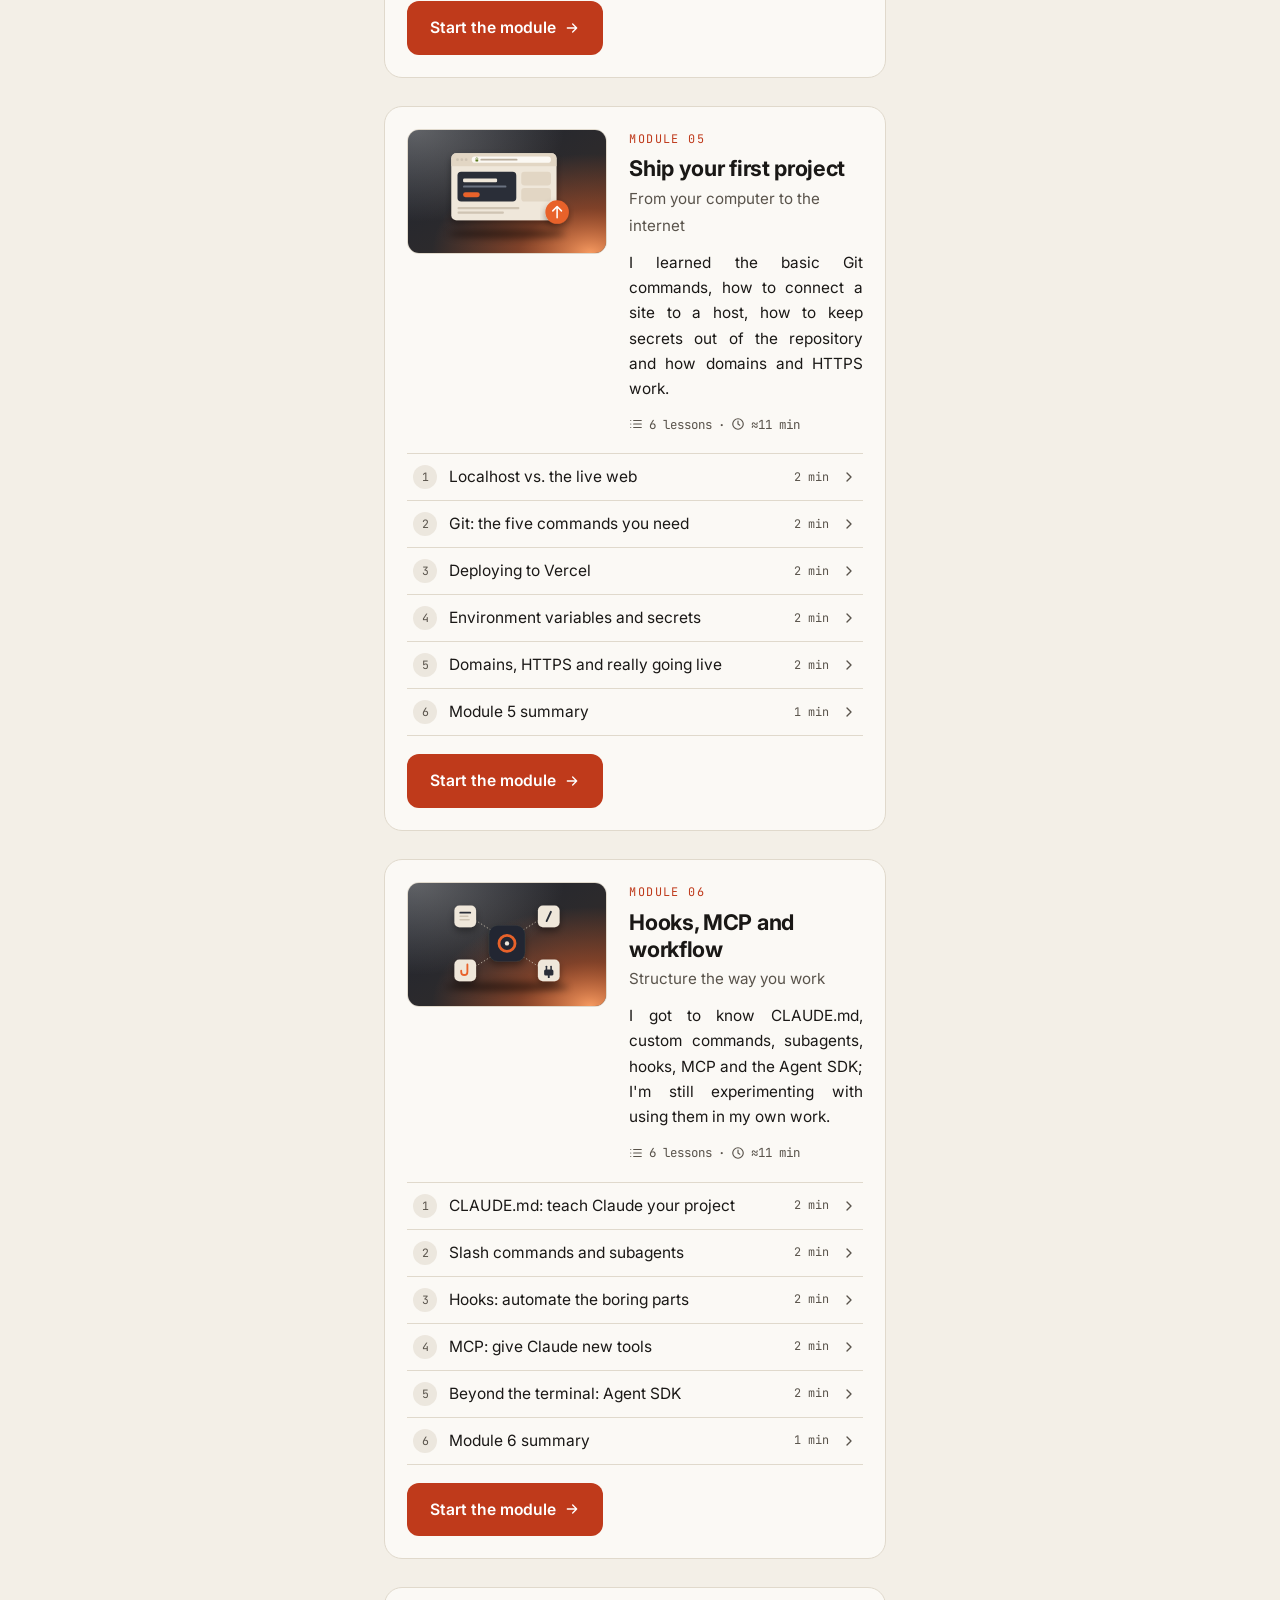
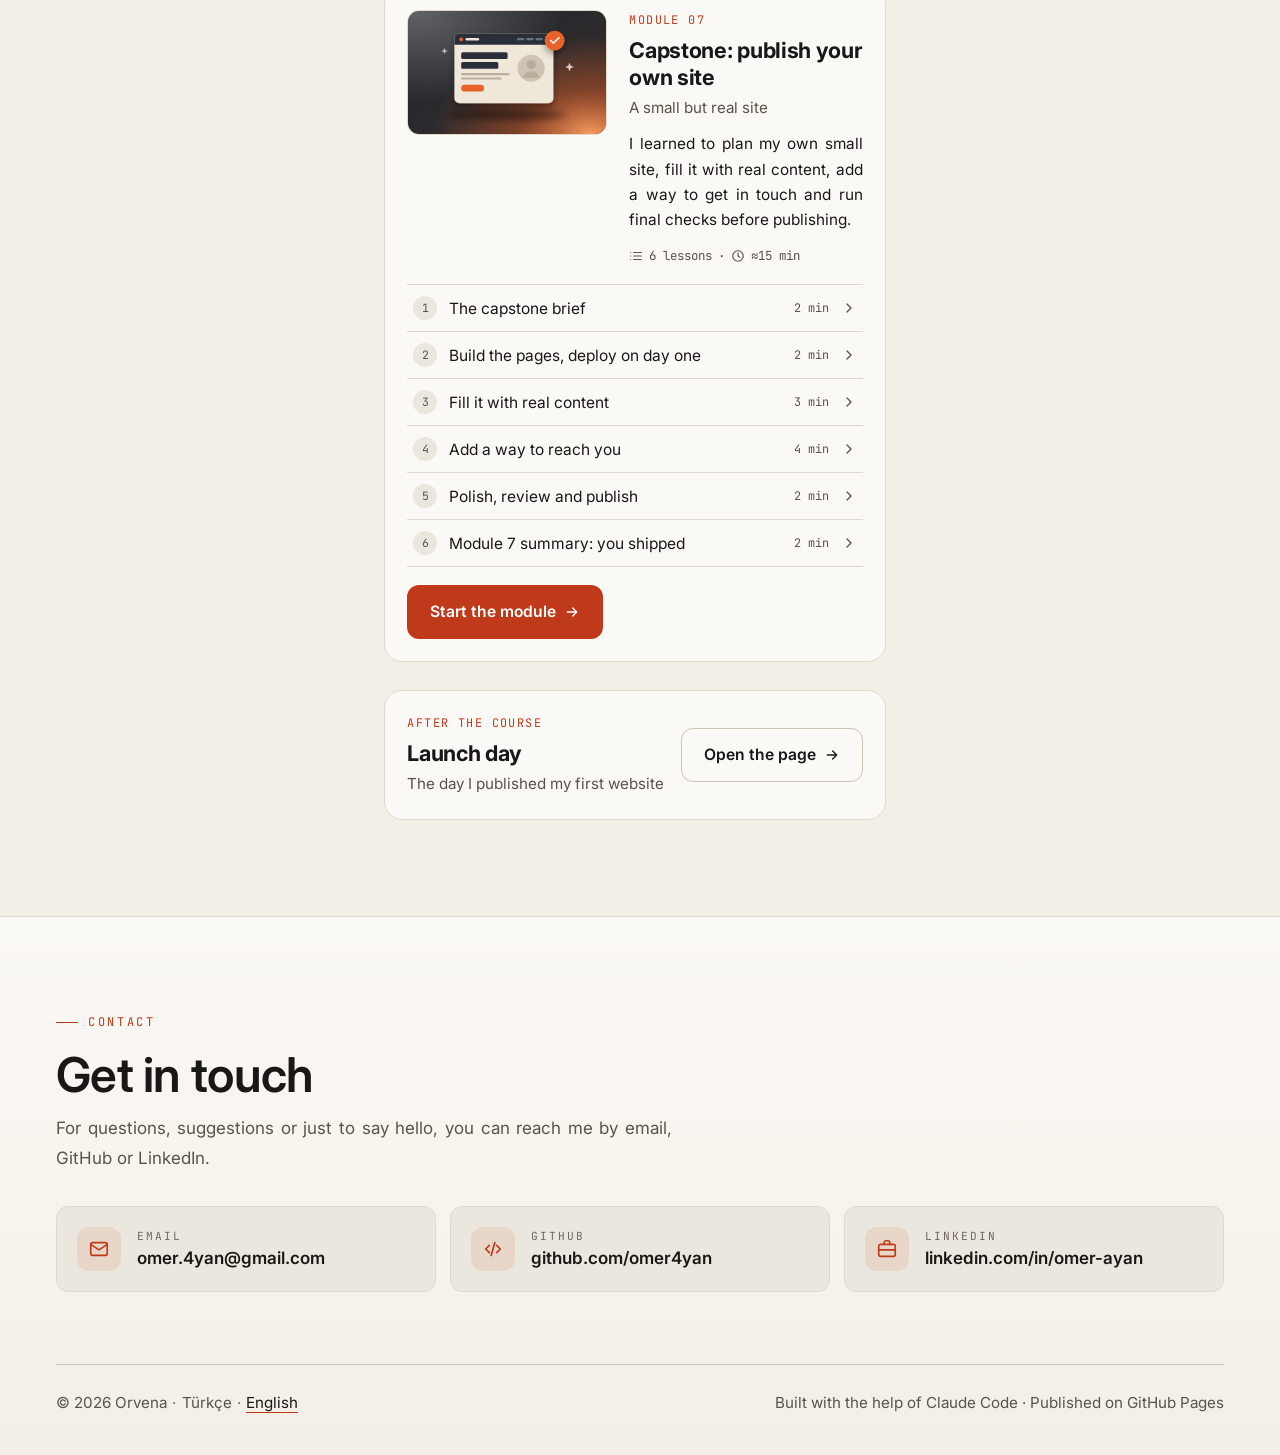
<file: en/ders.html>
<!doctype html>
<html lang="en">
<head>
  <meta charset="utf-8">
  <meta name="viewport" content="width=device-width, initial-scale=1">
  <title>Lesson — Orvena</title>
  <meta name="description" content="My lesson notes from the 'Claude Code ile Yayına Al' course: step-by-step walkthroughs, a practice terminal and a listen option.">
  <meta name="theme-color" content="#131211">
  <script>(function(){var t;try{t=localStorage.getItem("theme");}catch(e){}if(t!=="light"&&t!=="dark"){t=window.matchMedia&&window.matchMedia("(prefers-color-scheme: light)").matches?"light":"dark";}document.documentElement.setAttribute("data-theme",t);})();</script>
  <link rel="icon" href="../assets/img/favicon-32.png" sizes="32x32" type="image/png">
  <link rel="icon" href="../assets/img/favicon-64.png" sizes="64x64" type="image/png">
  <link rel="apple-touch-icon" href="../assets/img/orvena-logo-192.png">
  <link rel="preconnect" href="https://fonts.googleapis.com">
  <link rel="preconnect" href="https://fonts.gstatic.com" crossorigin>
  <link href="https://fonts.googleapis.com/css2?family=Inter:wght@400;500;600;700&family=JetBrains+Mono:wght@400;500;600&display=swap" rel="stylesheet">
  <link rel="stylesheet" href="../assets/css/style.css">
  <link rel="stylesheet" href="../assets/css/lesson.css">
</head>
<body data-lesson-page>
  <a class="skip-link" href="#ana-icerik">Skip to content</a>

  <header class="site-header">
    <div class="container site-header__inner">
      <a class="brand" href="index.html" aria-label="Orvena — Home">
        <img class="brand__logo" src="../assets/img/orvena-logo-192.png" alt="" width="32" height="32">
        <span>Orvena</span>
      </a>
      <button class="theme-toggle" type="button" aria-label="Switch to light mode" title="Switch to light mode">
        <svg class="icon-sun" viewBox="0 0 24 24" fill="none" stroke="currentColor" stroke-width="2" stroke-linecap="round" stroke-linejoin="round" aria-hidden="true"><circle cx="12" cy="12" r="4"/><path d="M12 2v2M12 20v2M4.93 4.93l1.41 1.41M17.66 17.66l1.41 1.41M2 12h2M20 12h2M4.93 19.07l1.41-1.41M17.66 6.34l1.41-1.41"/></svg>
        <svg class="icon-moon" viewBox="0 0 24 24" fill="none" stroke="currentColor" stroke-width="2" stroke-linecap="round" stroke-linejoin="round" aria-hidden="true"><path d="M21 12.79A9 9 0 1 1 11.21 3 7 7 0 0 0 21 12.79z"/></svg>
      </button>
      <button class="nav-toggle" type="button" aria-expanded="false" aria-controls="site-nav" aria-label="Open menu">
        <svg class="icon-open" viewBox="0 0 24 24" fill="none" stroke="currentColor" stroke-width="2" stroke-linecap="round" aria-hidden="true"><path d="M4 7h16M4 12h16M4 17h16"/></svg>
        <svg class="icon-close" viewBox="0 0 24 24" fill="none" stroke="currentColor" stroke-width="2" stroke-linecap="round" aria-hidden="true"><path d="M6 6l12 12M18 6L6 18"/></svg>
      </button>
      <nav class="nav" id="site-nav" aria-label="Main menu">
        <a href="index.html">Home</a>
        <a href="ders.html" aria-current="page">My Learning Journey</a>
        <a href="hakkimda.html">About Me</a>
        <a class="nav__lang" id="lang-link" href="../ders.html" hreflang="tr" lang="tr" aria-label="Türkçe sürüm">TR</a>
        <a class="nav__cta" href="#iletisim">Contact
          <svg viewBox="0 0 24 24" fill="none" stroke="currentColor" stroke-width="2" stroke-linecap="round" stroke-linejoin="round" aria-hidden="true"><path d="M5 12h14M13 6l6 6-6 6"/></svg>
        </a>
      </nav>
    </div>
  </header>

  <div class="journey journey--lesson">
    <!-- Left: curriculum (built by lesson.js from the lesson data) -->
    <aside class="curriculum" aria-label="Curriculum">
      <a class="curriculum__back" href="index.html">
        <svg viewBox="0 0 24 24" fill="none" stroke="currentColor" stroke-width="2" stroke-linecap="round" stroke-linejoin="round" aria-hidden="true"><path d="M19 12H5M11 6l-6 6 6 6"/></svg>
        Home
      </a>
      <details class="curriculum__box" open>
        <summary>
          <span>Curriculum</span>
          <span><span class="summary-meta">7 modules · 40 lessons</span><svg class="summary-caret" viewBox="0 0 24 24" fill="none" stroke="currentColor" stroke-width="2" stroke-linecap="round" stroke-linejoin="round" aria-hidden="true"><path d="M6 9l6 6 6-6"/></svg></span>
        </summary>
        <div class="curriculum__list" id="lesson-curriculum"></div>
      </details>
    </aside>

    <!-- Middle: lesson -->
    <main class="content lesson" id="ana-icerik">
      <noscript>
        <div class="lesson-fallback">
          <p>Lesson pages open with JavaScript. Please enable JavaScript in your browser.</p>
        </div>
      </noscript>
    </main>

    <!-- Right: side cards -->
    <aside class="rail" aria-label="Lesson navigation">
      <div class="rail-card rail-card--module" hidden>
        <h2>In this module</h2>
        <p class="rail-card__sub" id="rail-module-name"></p>
        <ol class="rail-lessons" id="rail-lessons"></ol>
      </div>
      <div class="rail-card rail-card--toc" hidden>
        <h2>In this lesson</h2>
        <ol class="lesson-toc" id="lesson-toc"></ol>
      </div>
    </aside>
  </div>

  <div class="toast" id="toast" role="status" aria-live="polite" hidden></div>

  <footer class="contact" id="iletisim" style="margin-top:96px">
    <div class="container">
      <p class="eyebrow eyebrow--accent dash">Contact</p>
      <h2>Get in touch</h2>
      <p class="contact__lead">For questions, suggestions or just to say hello, you can reach me by email, GitHub or LinkedIn.</p>
      <div class="contact-grid">
        <a class="contact-card" href="mailto:omer.4yan@gmail.com">
          <span class="contact-card__icon"><svg viewBox="0 0 24 24" fill="none" stroke="currentColor" stroke-width="1.8" stroke-linecap="round" stroke-linejoin="round" aria-hidden="true"><rect x="3" y="5" width="18" height="14" rx="2"/><path d="M3 7l9 6 9-6"/></svg></span>
          <span><span class="contact-card__label">Email</span><span class="contact-card__value">omer.4yan@gmail.com</span></span>
        </a>
        <a class="contact-card" href="https://github.com/omer4yan" target="_blank" rel="noopener noreferrer">
          <span class="contact-card__icon"><svg viewBox="0 0 24 24" fill="none" stroke="currentColor" stroke-width="1.8" stroke-linecap="round" stroke-linejoin="round" aria-hidden="true"><path d="M8 8l-4 4 4 4M16 8l4 4-4 4M14 5l-4 14"/></svg></span>
          <span><span class="contact-card__label">GitHub</span><span class="contact-card__value">github.com/omer4yan</span></span>
        </a>
        <a class="contact-card" href="https://www.linkedin.com/in/omer-ayan" target="_blank" rel="noopener noreferrer">
          <span class="contact-card__icon"><svg viewBox="0 0 24 24" fill="none" stroke="currentColor" stroke-width="1.8" stroke-linecap="round" stroke-linejoin="round" aria-hidden="true"><rect x="3" y="7" width="18" height="13" rx="2"/><path d="M9 7V5a2 2 0 0 1 2-2h2a2 2 0 0 1 2 2v2M3 13h18"/></svg></span>
          <span><span class="contact-card__label">LinkedIn</span><span class="contact-card__value">linkedin.com/in/omer-ayan</span></span>
        </a>
      </div>
      <div class="footer-bar">
        <p class="footer-bar__left">© 2026 Orvena<span class="footer-bar__sep" aria-hidden="true">·</span><a id="footer-other" href="../ders.html" hreflang="tr" lang="tr">Türkçe</a><span class="footer-bar__sep" aria-hidden="true">·</span><a id="footer-self" href="ders.html" hreflang="en" lang="en" aria-current="true">English</a></p>
        <p class="footer-bar__right">Built with the help of Claude Code · Published on GitHub Pages</p>
      </div>
    </div>
  </footer>

  <script src="../assets/js/lessons.en.js" defer></script>
  <script src="../assets/js/modules.js" defer></script>
  <script src="../assets/js/lesson.js" defer></script>
  <script src="../assets/js/sandbox.js" defer></script>
  <script src="../assets/js/listen.js" defer></script>
  <script src="../assets/js/main.js" defer></script>
</body>
</html>
</file>
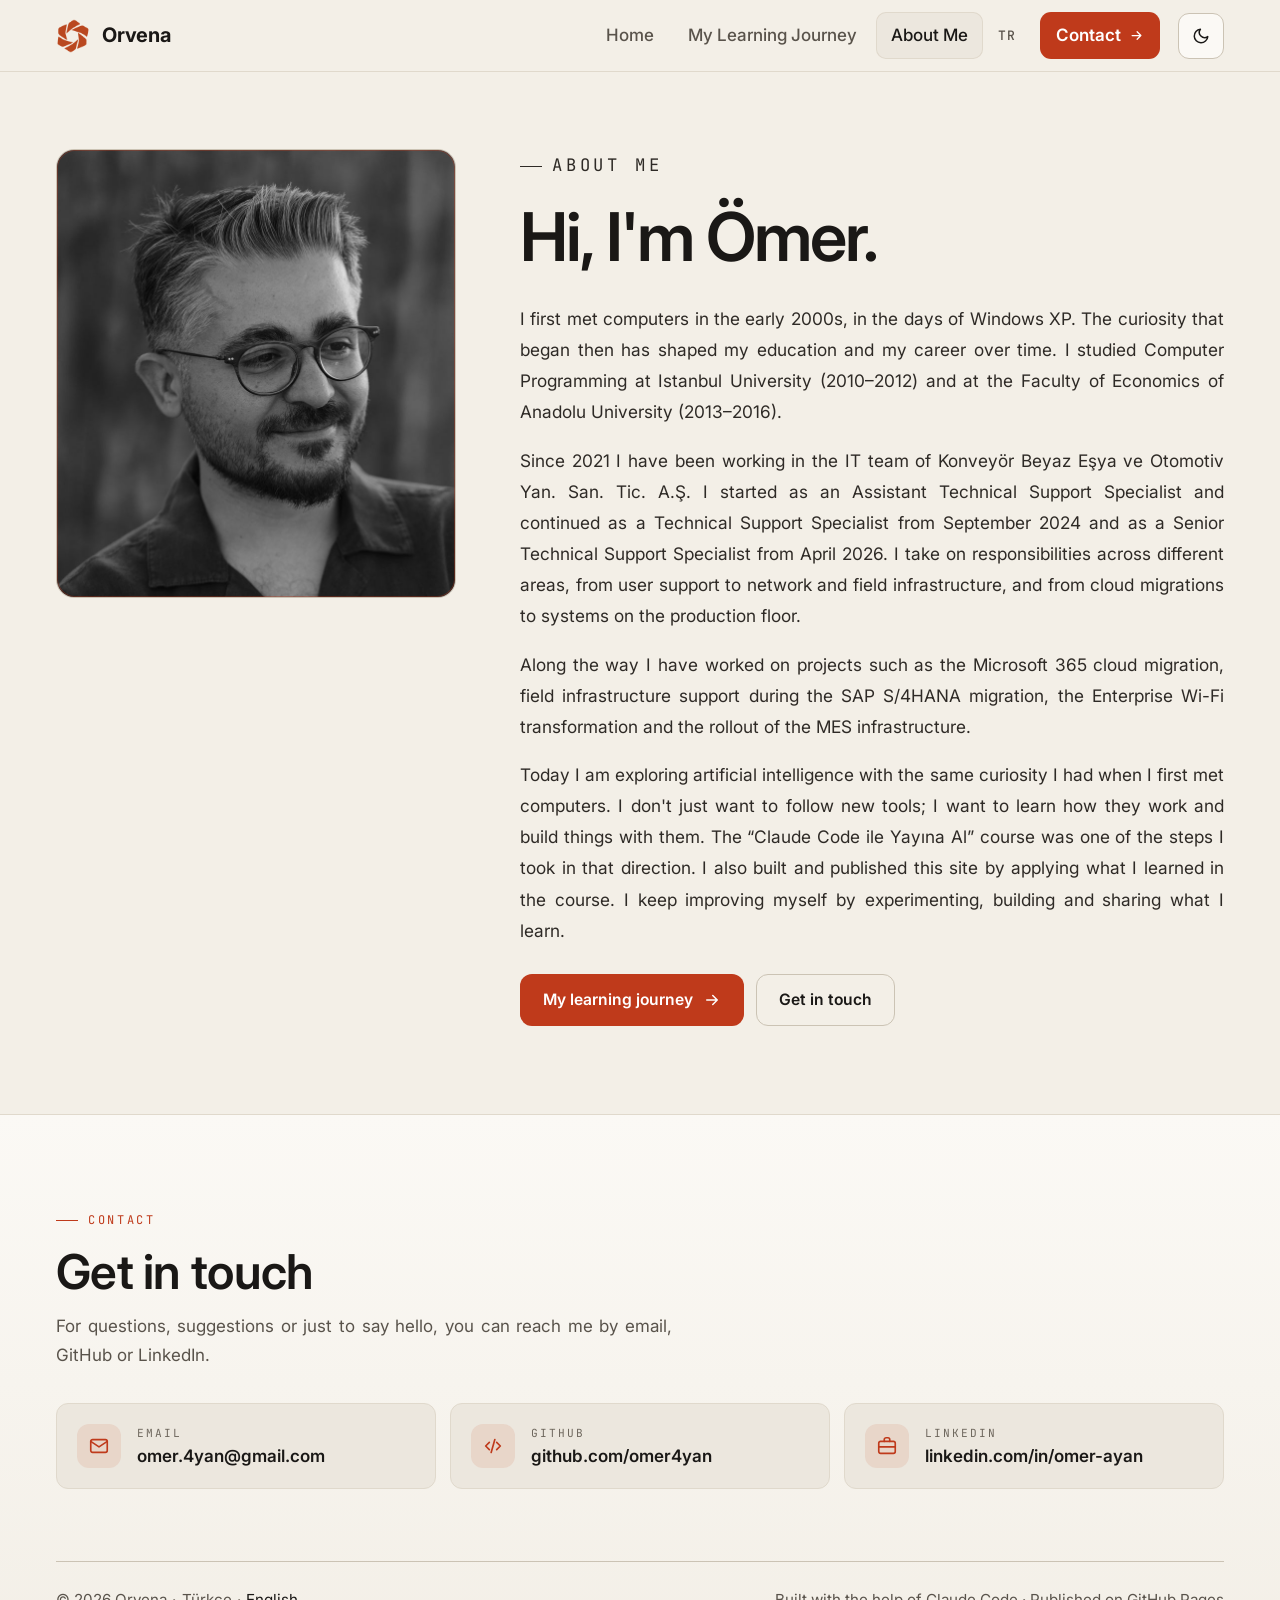
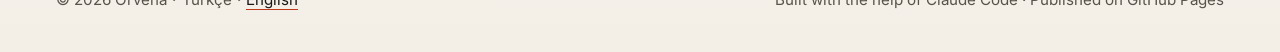
<file: en/hakkimda.html>
<!doctype html>
<html lang="en">
<head>
  <meta charset="utf-8">
  <meta name="viewport" content="width=device-width, initial-scale=1">
  <title>About Me — Orvena</title>
  <meta name="description" content="About Ömer Ayan: my work in IT technical support and my curiosity about AI.">
  <meta name="theme-color" content="#131211">
  <script>(function(){var t;try{t=localStorage.getItem("theme");}catch(e){}if(t!=="light"&&t!=="dark"){t=window.matchMedia&&window.matchMedia("(prefers-color-scheme: light)").matches?"light":"dark";}document.documentElement.setAttribute("data-theme",t);})();</script>
  <link rel="alternate" hreflang="tr" href="https://omer4yan.github.io/claude-code-ile-yayina-al/hakkimda.html">
  <link rel="alternate" hreflang="en" href="https://omer4yan.github.io/claude-code-ile-yayina-al/en/hakkimda.html">
  <link rel="alternate" hreflang="x-default" href="https://omer4yan.github.io/claude-code-ile-yayina-al/hakkimda.html">
  <link rel="icon" href="../assets/img/favicon-32.png" sizes="32x32" type="image/png">
  <link rel="icon" href="../assets/img/favicon-64.png" sizes="64x64" type="image/png">
  <link rel="apple-touch-icon" href="../assets/img/orvena-logo-192.png">
  <link rel="preconnect" href="https://fonts.googleapis.com">
  <link rel="preconnect" href="https://fonts.gstatic.com" crossorigin>
  <link href="https://fonts.googleapis.com/css2?family=Inter:wght@400;500;600;700&family=JetBrains+Mono:wght@400;500;600&display=swap" rel="stylesheet">
  <link rel="stylesheet" href="../assets/css/style.css">
</head>
<body>
  <a class="skip-link" href="#ana-icerik">Skip to content</a>

  <header class="site-header">
    <div class="container site-header__inner">
      <a class="brand" href="index.html" aria-label="Orvena — Home">
        <img class="brand__logo" src="../assets/img/orvena-logo-192.png" alt="" width="32" height="32">
        <span>Orvena</span>
      </a>
      <button class="theme-toggle" type="button" aria-label="Switch to light mode" title="Switch to light mode">
        <svg class="icon-sun" viewBox="0 0 24 24" fill="none" stroke="currentColor" stroke-width="2" stroke-linecap="round" stroke-linejoin="round" aria-hidden="true"><circle cx="12" cy="12" r="4"/><path d="M12 2v2M12 20v2M4.93 4.93l1.41 1.41M17.66 17.66l1.41 1.41M2 12h2M20 12h2M4.93 19.07l1.41-1.41M17.66 6.34l1.41-1.41"/></svg>
        <svg class="icon-moon" viewBox="0 0 24 24" fill="none" stroke="currentColor" stroke-width="2" stroke-linecap="round" stroke-linejoin="round" aria-hidden="true"><path d="M21 12.79A9 9 0 1 1 11.21 3 7 7 0 0 0 21 12.79z"/></svg>
      </button>
      <button class="nav-toggle" type="button" aria-expanded="false" aria-controls="site-nav" aria-label="Open menu">
        <svg class="icon-open" viewBox="0 0 24 24" fill="none" stroke="currentColor" stroke-width="2" stroke-linecap="round" aria-hidden="true"><path d="M4 7h16M4 12h16M4 17h16"/></svg>
        <svg class="icon-close" viewBox="0 0 24 24" fill="none" stroke="currentColor" stroke-width="2" stroke-linecap="round" aria-hidden="true"><path d="M6 6l12 12M18 6L6 18"/></svg>
      </button>
      <nav class="nav" id="site-nav" aria-label="Main menu">
        <a href="index.html">Home</a>
        <a href="ders.html">My Learning Journey</a>
        <a href="hakkimda.html" aria-current="page">About Me</a>
        <a class="nav__lang" href="../hakkimda.html" hreflang="tr" lang="tr" aria-label="Türkçe sürüm">TR</a>
        <a class="nav__cta" href="#iletisim">Contact
          <svg viewBox="0 0 24 24" fill="none" stroke="currentColor" stroke-width="2" stroke-linecap="round" stroke-linejoin="round" aria-hidden="true"><path d="M5 12h14M13 6l6 6-6 6"/></svg>
        </a>
      </nav>
    </div>
  </header>

  <main id="ana-icerik" class="container">
    <section class="about-hero" aria-labelledby="about-title">
      <figure class="portrait" style="margin:0">
        <img src="../assets/img/omer-ayan.jpg" alt="Portrait photo of Ömer Ayan" width="800" height="898">
      </figure>
      <div class="about-hero__text">
        <p class="eyebrow eyebrow--accent dash">About me</p>
        <h1 id="about-title">Hi, I'm Ömer.</h1>
        <p>I first met computers in the early 2000s, in the days of Windows XP. The curiosity that began then has shaped my education and my career over time. I studied Computer Programming at Istanbul University (2010–2012) and at the Faculty of Economics of Anadolu University (2013–2016).</p>
        <p>Since 2021 I have been working in the IT team of Konveyör Beyaz Eşya ve Otomotiv Yan. San. Tic. A.Ş. I started as an Assistant Technical Support Specialist and continued as a Technical Support Specialist from September 2024 and as a Senior Technical Support Specialist from April 2026. I take on responsibilities across different areas, from user support to network and field infrastructure, and from cloud migrations to systems on the production floor.</p>
        <p>Along the way I have worked on projects such as the Microsoft 365 cloud migration, field infrastructure support during the SAP S/4HANA migration, the Enterprise Wi-Fi transformation and the rollout of the MES infrastructure.</p>
        <p>Today I am exploring artificial intelligence with the same curiosity I had when I first met computers. I don't just want to follow new tools; I want to learn how they work and build things with them. The “Claude Code ile Yayına Al” course was one of the steps I took in that direction. I also built and published this site by applying what I learned in the course. I keep improving myself by experimenting, building and sharing what I learn.</p>
        <div class="hero-actions-row">
          <a class="btn btn--primary" href="ders.html">
            My learning journey
            <svg viewBox="0 0 24 24" fill="none" stroke="currentColor" stroke-width="2" stroke-linecap="round" stroke-linejoin="round" aria-hidden="true"><path d="M5 12h14M13 6l6 6-6 6"/></svg>
          </a>
          <a class="btn btn--ghost" href="#iletisim">Get in touch</a>
        </div>
      </div>
    </section>
  </main>

  <footer class="contact" id="iletisim">
    <div class="container">
      <p class="eyebrow eyebrow--accent dash">Contact</p>
      <h2>Get in touch</h2>
      <p class="contact__lead">For questions, suggestions or just to say hello, you can reach me by email, GitHub or LinkedIn.</p>
      <div class="contact-grid">
        <a class="contact-card" href="mailto:omer.4yan@gmail.com">
          <span class="contact-card__icon"><svg viewBox="0 0 24 24" fill="none" stroke="currentColor" stroke-width="1.8" stroke-linecap="round" stroke-linejoin="round" aria-hidden="true"><rect x="3" y="5" width="18" height="14" rx="2"/><path d="M3 7l9 6 9-6"/></svg></span>
          <span><span class="contact-card__label">Email</span><span class="contact-card__value">omer.4yan@gmail.com</span></span>
        </a>
        <a class="contact-card" href="https://github.com/omer4yan" target="_blank" rel="noopener noreferrer">
          <span class="contact-card__icon"><svg viewBox="0 0 24 24" fill="none" stroke="currentColor" stroke-width="1.8" stroke-linecap="round" stroke-linejoin="round" aria-hidden="true"><path d="M8 8l-4 4 4 4M16 8l4 4-4 4M14 5l-4 14"/></svg></span>
          <span><span class="contact-card__label">GitHub</span><span class="contact-card__value">github.com/omer4yan</span></span>
        </a>
        <a class="contact-card" href="https://www.linkedin.com/in/omer-ayan" target="_blank" rel="noopener noreferrer">
          <span class="contact-card__icon"><svg viewBox="0 0 24 24" fill="none" stroke="currentColor" stroke-width="1.8" stroke-linecap="round" stroke-linejoin="round" aria-hidden="true"><rect x="3" y="7" width="18" height="13" rx="2"/><path d="M9 7V5a2 2 0 0 1 2-2h2a2 2 0 0 1 2 2v2M3 13h18"/></svg></span>
          <span><span class="contact-card__label">LinkedIn</span><span class="contact-card__value">linkedin.com/in/omer-ayan</span></span>
        </a>
      </div>
      <div class="footer-bar">
        <p class="footer-bar__left">© 2026 Orvena<span class="footer-bar__sep" aria-hidden="true">·</span><a href="../hakkimda.html" hreflang="tr" lang="tr">Türkçe</a><span class="footer-bar__sep" aria-hidden="true">·</span><a href="hakkimda.html" hreflang="en" lang="en" aria-current="true">English</a></p>
        <p class="footer-bar__right">Built with the help of Claude Code · Published on GitHub Pages</p>
      </div>
    </div>
  </footer>

  <script src="../assets/js/main.js" defer></script>
</body>
</html>
</file>
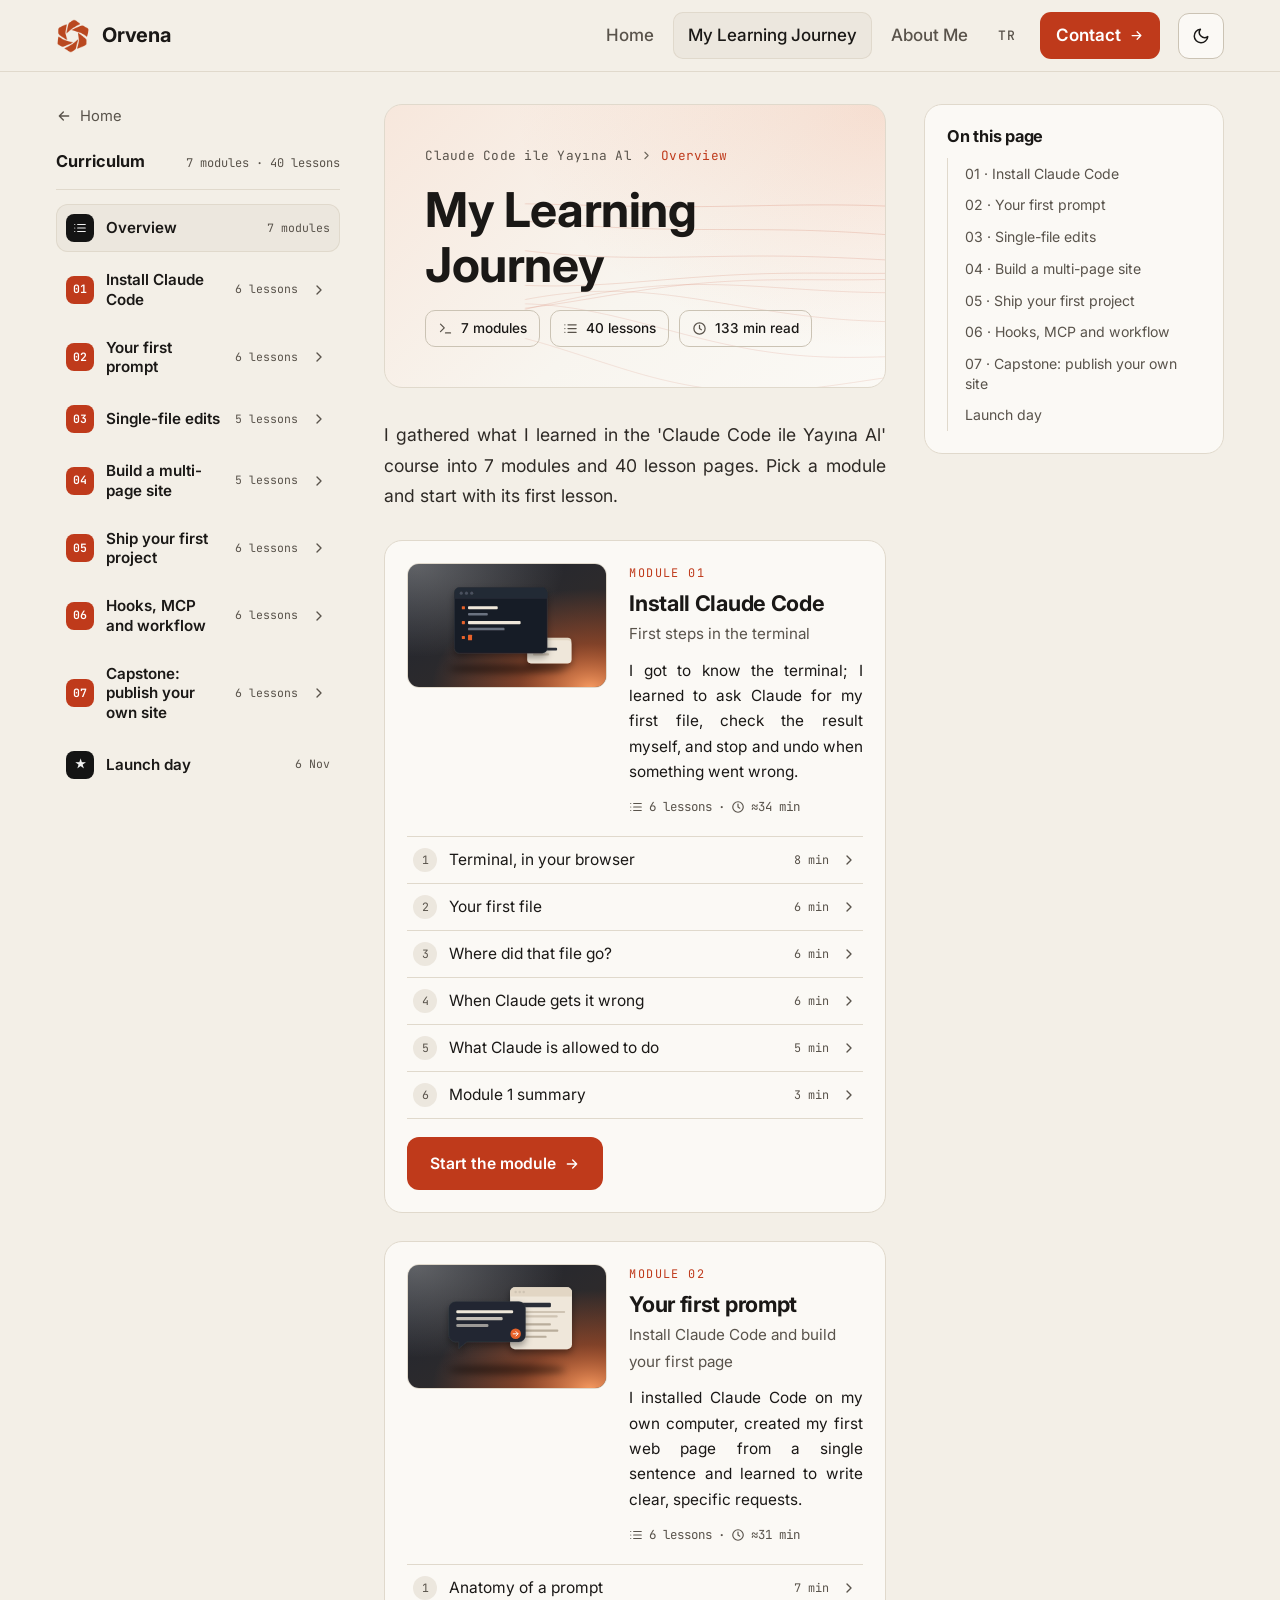
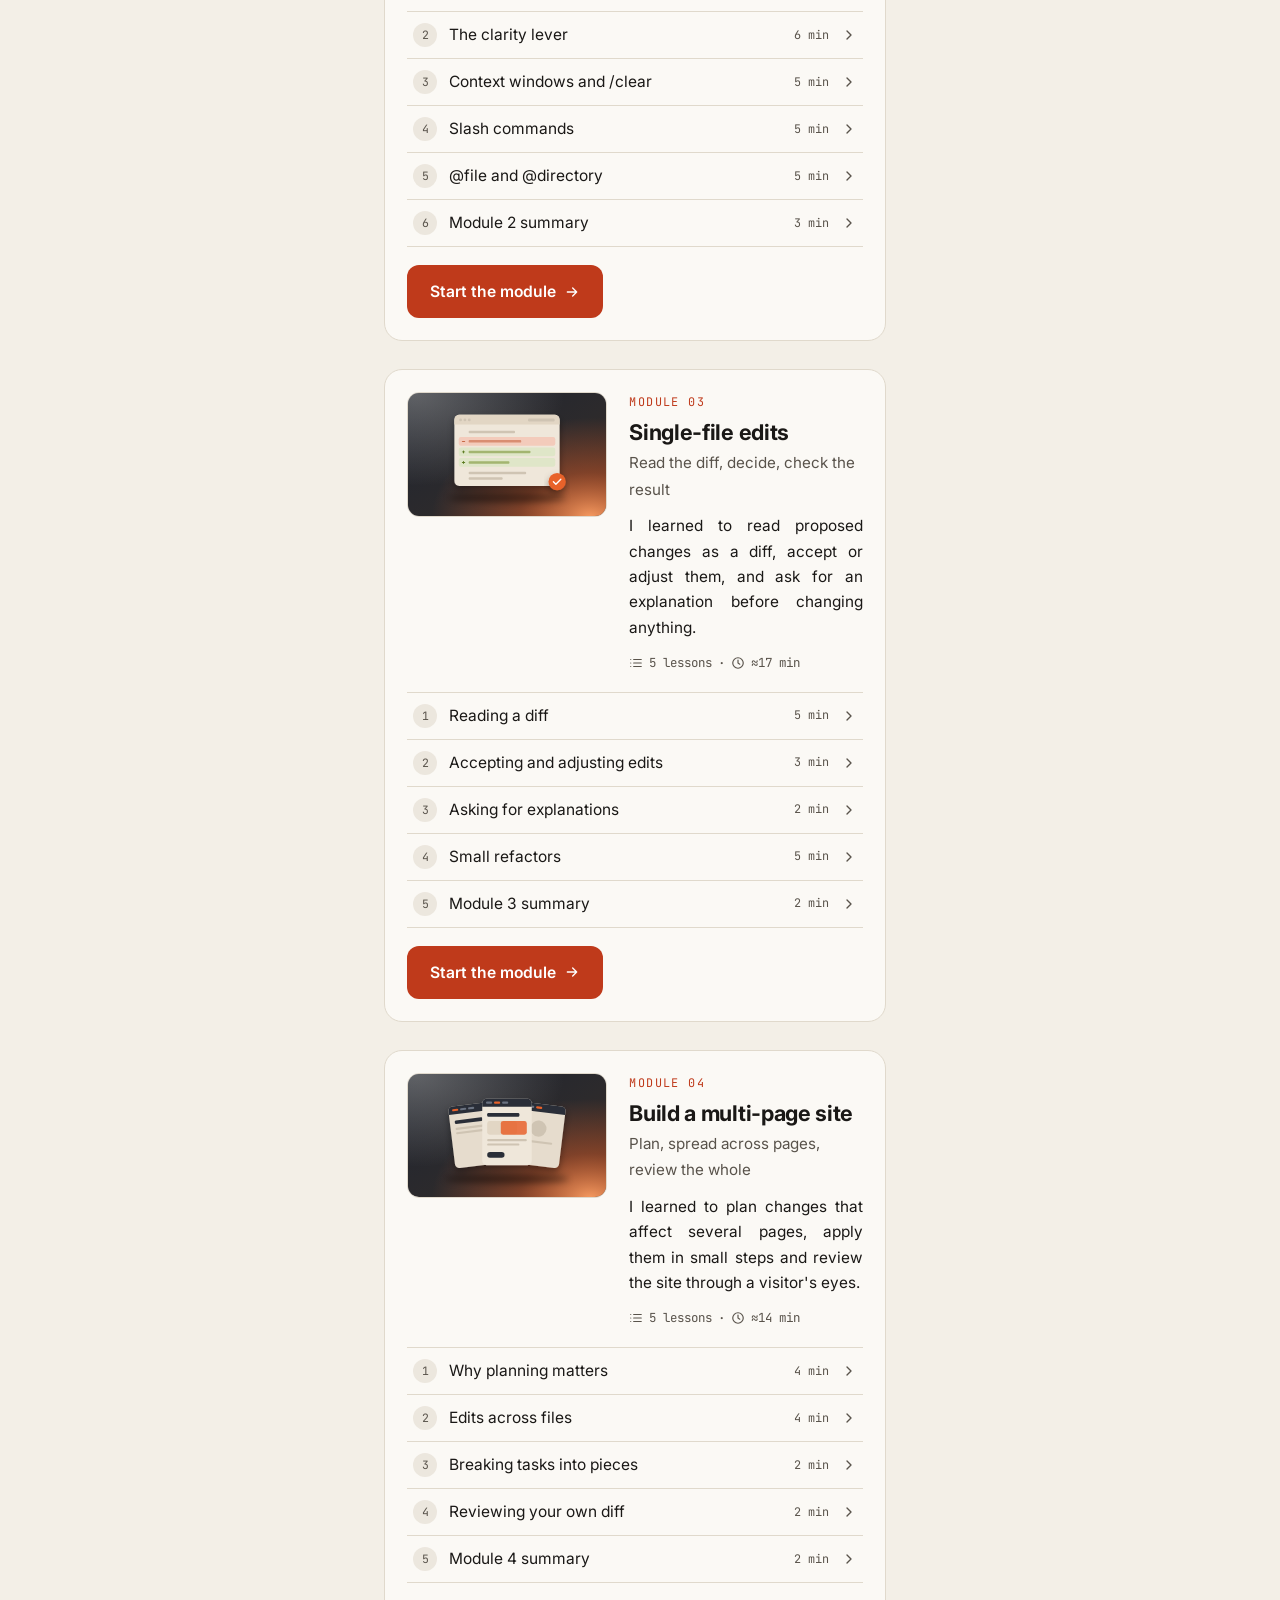
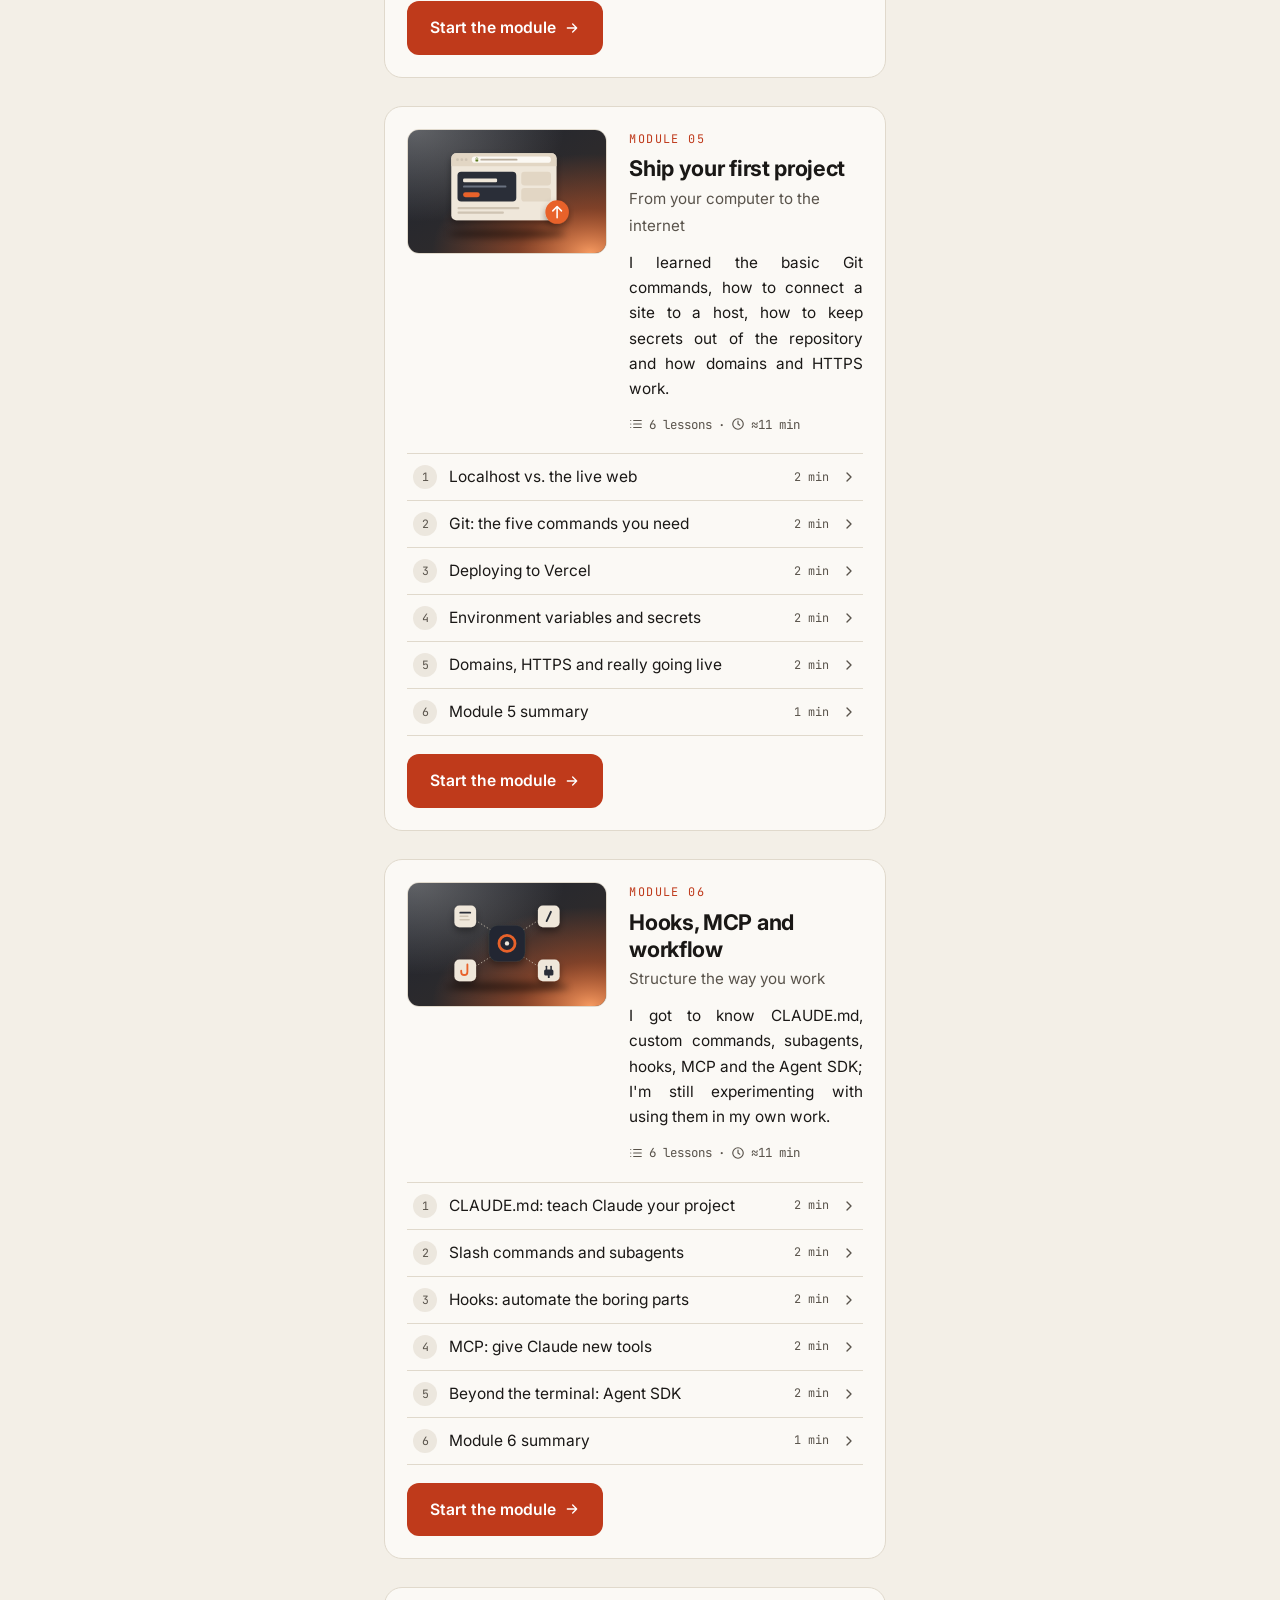
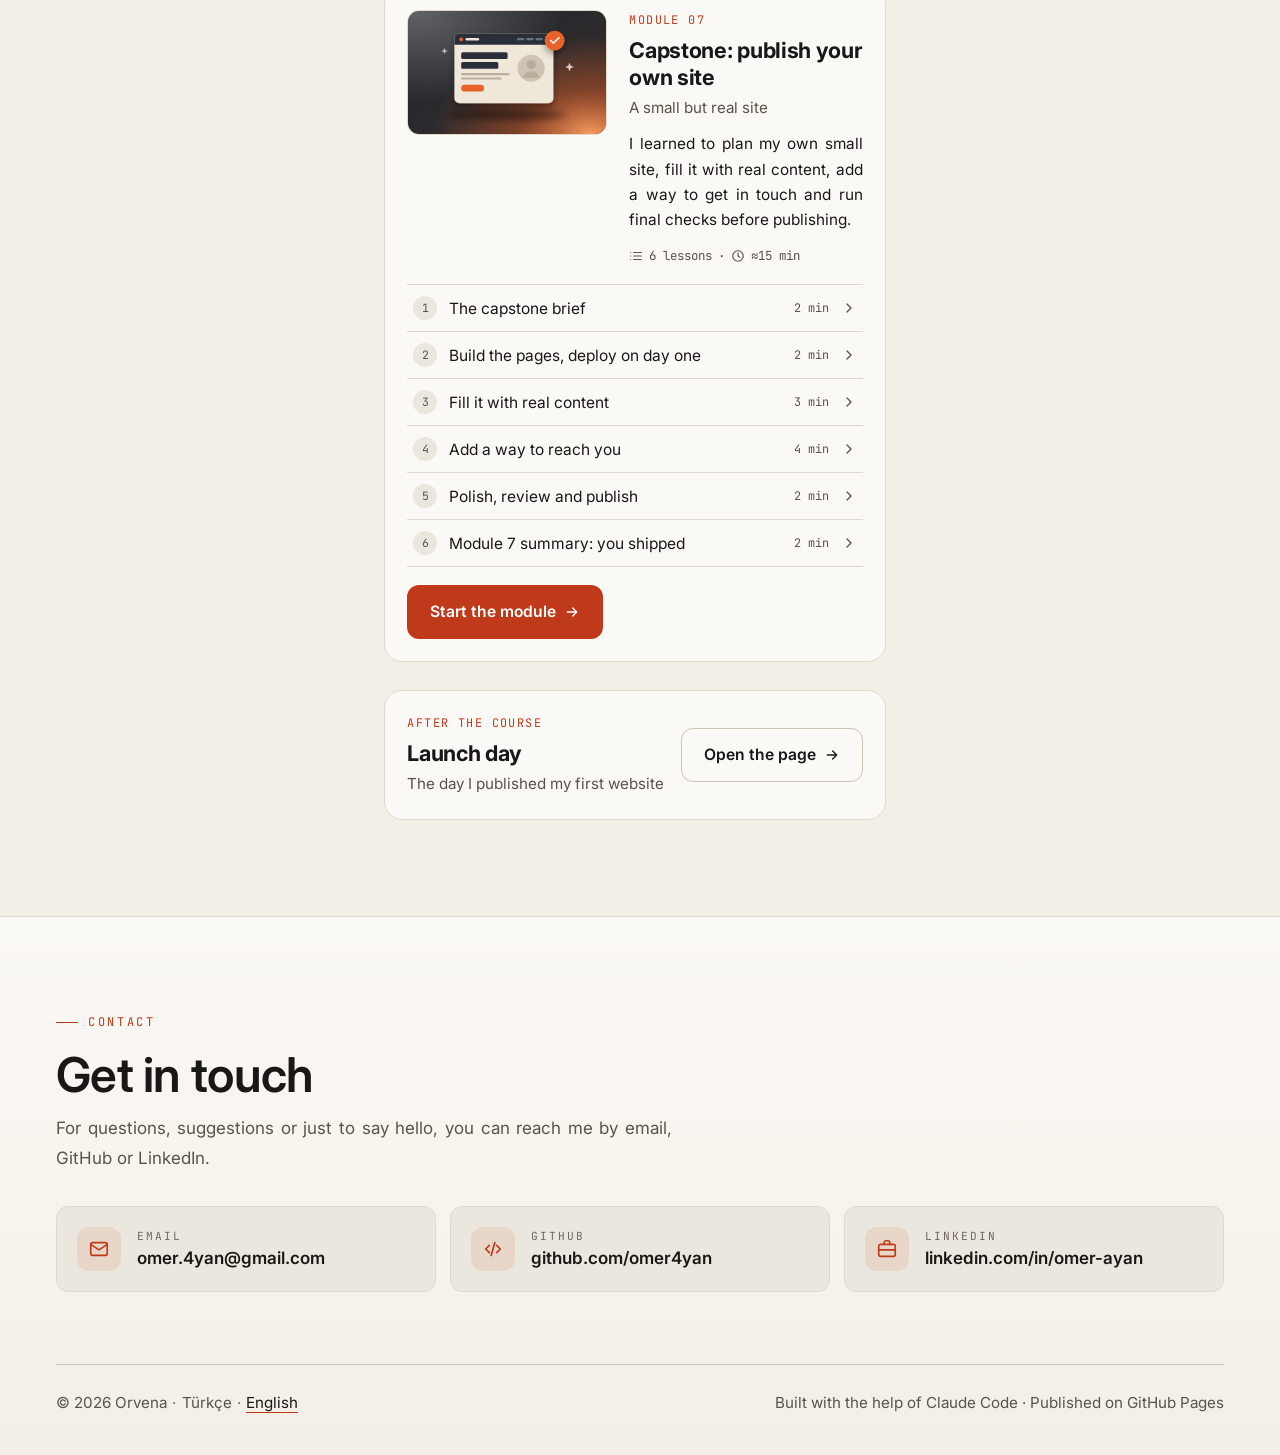
<file: en/yolculuk.html>
<!doctype html>
<html lang="en">
<head>
  <meta charset="utf-8">
  <meta name="viewport" content="width=device-width, initial-scale=1">
  <title>My Learning Journey — Orvena</title>
  <meta name="robots" content="noindex">
  <meta http-equiv="refresh" content="0; url=ders.html">
  <link rel="icon" href="../assets/img/favicon-32.png" sizes="32x32" type="image/png">
  <script>
    /* Eski Öğrenme Yolculuğum adresleri ders sayfalarına yönlenir:
       #m3-d2 -> ders.html?id=m3-d2, #m3 -> ders.html#m3 (genel bakışta Modül 3), #yayin-gunu -> ders.html?id=yayin-gunu */
    (function () {
      var h = decodeURIComponent(location.hash.slice(1));
      var id = /^m\d-d\d$/.test(h) || h === "yayin-gunu" ? h : "";
      location.replace(id ? "ders.html?id=" + id : /^m\d$/.test(h) ? "ders.html#" + h : "ders.html");
    })();
  </script>
  <style>body{margin:0;font-family:system-ui,sans-serif;background:#131211;color:#f2eee7;display:grid;place-items:center;min-height:100vh}a{color:#e8622c}</style>
</head>
<body>
  <p>This page has moved to the lesson pages. <a href="ders.html">Go to the lessons</a></p>
</body>
</html>
</file>
<file: assets/css/style.css>
/* =========================================================
   Ömer Ayan — kişisel site
   Koyu tema · Inter + JetBrains Mono · turuncu vurgu
   ========================================================= */

:root {
  /* Koyu tema: kömür zemin, kırık beyaz metin */
  --bg: #131211;
  --panel: #1a1918;
  --panel-2: #211f1e;
  --panel-3: #2a2826;
  --line: #2d2b29;
  --line-strong: #3f3c39;
  --text: #f2eee7;
  --muted: #aaa49b;
  --dim: #8f897f;
  --accent: #e8622c;
  --accent-hover: #f0743f;
  /* Beyaz yazılı dolgular (butonlar, rozetler) için daha koyu ton: beyaz metinle en az 4.5:1 */
  --accent-fill: #c4461b;
  --accent-fill-hover: #ad3c16;
  --accent-soft: rgba(232, 98, 44, 0.14);
  --accent-line: rgba(232, 98, 44, 0.35);
  --ok: #a8c46a;
  --light-card: #f3f3f3;
  --light-card-hover: #ffffff;
  --light-text: #111111;
  --light-muted: #555555;
  --text-soft: #ddd8cf;
  --header-bg: rgba(19, 18, 17, 0.88);
  --hero-a: #1d1612;
  --hero-b: #181716;
  --hero-c: #151413;
  --hero-glow: 0.26;
  --map-dot: rgba(242, 238, 231, 0.3);
  --map-node-bg: #131211;

  --font-sans: "Inter", system-ui, -apple-system, "Segoe UI", Roboto, sans-serif;
  --font-mono: "JetBrains Mono", ui-monospace, "Cascadia Code", Consolas, monospace;

  --radius: 18px;
  --radius-sm: 12px;
  --header-h: 64px;
  /* Ortak kenar boşluğu ve en geniş sayfa genişliği (üst menü dahil tüm sayfalar) */
  --gutter: 56px;
  --maxw: 1440px;

  color-scheme: dark;
}

@media (max-width: 1023px) {
  :root {
    --gutter: 28px;
  }
}

@media (max-width: 640px) {
  :root {
    --gutter: 20px;
  }
}

/* Aydınlık tema: sıcak kırık beyaz zemin, koyu metin, turuncu-kırmızı vurgu */
:root[data-theme="light"] {
  --bg: #f3efe7;
  --panel: #fbf9f5;
  --panel-2: #ece7de;
  --panel-3: #e2dcd0;
  --line: #e0d9cc;
  --line-strong: #cbc3b4;
  --text: #1a1816;
  --muted: #59534b;
  --dim: #6e675d;
  --accent: #bf3a1b;
  --accent-hover: #a5311a;
  --accent-fill: #bf3a1b;
  --accent-fill-hover: #a5311a;
  --accent-soft: rgba(191, 58, 27, 0.1);
  --accent-line: rgba(191, 58, 27, 0.35);
  --ok: #5b7a1f;
  --light-card: #141414;
  --light-card-hover: #000000;
  --light-text: #f2f2f2;
  --light-muted: #a8a8a8;
  --text-soft: #2e2a26;
  --header-bg: rgba(243, 239, 231, 0.9);
  --hero-a: #f7e7dc;
  --hero-b: #f8f5ef;
  --hero-c: #fbf9f5;
  --hero-glow: 0.16;
  --map-dot: rgba(60, 52, 44, 0.38);
  --map-node-bg: #f3efe7;

  color-scheme: light;
}

*,
*::before,
*::after {
  box-sizing: border-box;
}

html {
  scroll-behavior: smooth;
  scroll-padding-top: calc(var(--header-h) + 24px);
  -webkit-text-size-adjust: 100%;
}

body {
  margin: 0;
  background: var(--bg);
  color: var(--text);
  font-family: var(--font-sans);
  font-size: 17px;
  line-height: 1.65;
  -webkit-font-smoothing: antialiased;
  overflow-x: hidden;
}

img {
  max-width: 100%;
  display: block;
}

a {
  color: inherit;
}

h1,
h2,
h3,
h4 {
  margin: 0;
  line-height: 1.15;
  letter-spacing: -0.015em;
}

p {
  margin: 0 0 1em;
}

code,
kbd,
pre {
  font-family: var(--font-mono);
}

:focus-visible {
  outline: 2px solid var(--accent);
  outline-offset: 3px;
  border-radius: 6px;
}

.skip-link {
  position: absolute;
  left: 16px;
  top: -60px;
  z-index: 100;
  background: var(--accent-fill);
  color: #fff;
  padding: 10px 16px;
  border-radius: 10px;
  text-decoration: none;
  font-weight: 600;
}

.skip-link:focus {
  top: 12px;
}

.container {
  width: 100%;
  max-width: var(--maxw);
  margin: 0 auto;
  padding: 0 var(--gutter);
}

/* ---------- Küçük yardımcılar ---------- */

.eyebrow {
  font-family: var(--font-mono);
  font-size: 0.75rem;
  letter-spacing: 0.22em;
  text-transform: uppercase;
  color: var(--muted);
}

.eyebrow--accent {
  color: var(--accent);
}

.dash::before {
  content: "";
  display: inline-block;
  width: 22px;
  height: 1px;
  background: currentColor;
  vertical-align: middle;
  margin-right: 10px;
}

.chip {
  display: inline-flex;
  align-items: center;
  gap: 8px;
  padding: 6px 12px;
  border: 1px solid var(--line-strong);
  border-radius: 10px;
  font-size: 0.85rem;
  font-weight: 500;
  color: var(--text);
  background: rgba(255, 255, 255, 0.02);
}

.chip svg {
  width: 15px;
  height: 15px;
  color: var(--muted);
}

.btn {
  display: inline-flex;
  align-items: center;
  justify-content: center;
  gap: 10px;
  min-height: 48px;
  padding: 12px 22px;
  border-radius: 12px;
  font-weight: 600;
  font-size: 0.98rem;
  text-decoration: none;
  border: 1px solid transparent;
  transition: background-color 0.2s, border-color 0.2s, transform 0.2s;
}

.btn svg {
  width: 18px;
  height: 18px;
}

.btn--primary {
  background: var(--accent-fill);
  color: #fff;
}

.btn--primary:hover {
  background: var(--accent-fill-hover);
}

.btn--ghost {
  border-color: var(--line-strong);
  color: var(--text);
  background: transparent;
}

.btn--ghost:hover {
  border-color: var(--muted);
}

/* ---------- Üst menü ---------- */

.site-header {
  position: sticky;
  top: 0;
  z-index: 50;
  height: var(--header-h);
  background: var(--header-bg);
  backdrop-filter: blur(10px);
  -webkit-backdrop-filter: blur(10px);
  border-bottom: 1px solid var(--line);
}

.site-header__inner {
  height: 100%;
  display: flex;
  align-items: center;
  gap: 8px;
}

.site-header__inner .brand {
  margin-right: auto;
}

.site-header__inner .nav {
  order: 1;
}

.theme-toggle {
  order: 2;
  flex: none;
  width: 44px;
  height: 44px;
  border-radius: 12px;
  border: 1px solid var(--line-strong);
  background: var(--panel);
  color: var(--text);
  cursor: pointer;
  display: inline-flex;
  align-items: center;
  justify-content: center;
  margin-left: 6px;
  transition: border-color 0.2s, background-color 0.2s;
}

.theme-toggle:hover {
  border-color: var(--accent-line);
}

.theme-toggle svg {
  width: 20px;
  height: 20px;
}

.theme-toggle .icon-moon {
  display: none;
}

:root[data-theme="light"] .theme-toggle .icon-sun {
  display: none;
}

:root[data-theme="light"] .theme-toggle .icon-moon {
  display: block;
}

.site-header__inner .nav-toggle {
  order: 3;
}

/* ---------- Ortak üst menü ölçüleri (tüm sayfalar) ---------- */
/* Menü yüksekliği --header-h, kenar boşluğu --gutter ve genişlik --maxw ile verilir;
   açılır menü, yapışkan öğeler, kaydırma payı ve sayfa içeriği aynı değerleri kullanır. */
:root {
  --header-h: 72px;
}

.site-header .brand {
  font-size: 20px;
  gap: 12px;
}

.site-header .brand__logo {
  width: 34px;
  height: 34px;
}

.site-header .nav {
  gap: 4px;
}

.site-header .nav a {
  font-size: 17px;
  padding: 10px 14px;
}

/* Dil bağlantısı (EN / TR) */
.site-header .nav .nav__lang {
  font-family: var(--font-mono);
  font-size: 14px;
  letter-spacing: 0.12em;
  padding: 10px 12px;
}

/* İletişim vurgu butonu */
.site-header .nav .nav__cta {
  display: inline-flex;
  align-items: center;
  gap: 8px;
  margin-left: 8px;
  padding: 11px 18px;
  border-radius: 12px;
  background: var(--accent-fill);
  color: #fff;
  font-weight: 600;
}

.site-header .nav .nav__cta:hover {
  background: var(--accent-fill-hover);
  color: #fff;
}

.site-header .nav .nav__cta svg {
  width: 17px;
  height: 17px;
}

.site-header .theme-toggle {
  width: 48px;
  height: 48px;
  margin-left: 10px;
}

/* Tablet ve mobil: açılır menü */
@media (max-width: 1080px) {
  .site-header .nav-toggle {
    display: inline-flex;
  }

  .site-header .nav {
    display: none;
    position: absolute;
    top: var(--header-h);
    left: 0;
    right: 0;
    flex-direction: column;
    align-items: stretch;
    gap: 4px;
    padding: 12px var(--gutter) 20px;
    background: var(--bg);
    border-bottom: 1px solid var(--line);
  }

  .site-header .nav.is-open {
    display: flex;
  }

  .site-header .nav a {
    font-size: 17px;
    padding: 14px 16px;
  }

  .site-header .nav .nav__cta {
    justify-content: center;
    margin: 8px 0 0;
    padding: 14px 18px;
  }
}

@media (max-width: 760px) {
  :root {
    --header-h: 68px;
  }

  .site-header .brand {
    font-size: 20px;
    gap: 10px;
  }

  .site-header .brand__logo {
    width: 32px;
    height: 32px;
  }

  .site-header .theme-toggle {
    width: 44px;
    height: 44px;
  }
}

/* Masaüstü menü ölçüleri (kullanıcı isteğiyle bir tık küçültüldü) */
.brand {
  font-size: 20px;
  gap: 12px;
}

.site-header .brand__logo {
  width: 34px;
  height: 34px;
}

.site-header .nav a {
  font-size: 17px;
  padding: 9px 15px;
}

.site-header .nav .nav__lang {
  font-size: 13px;
  padding: 9px 11px;
}

.site-header .nav .nav__cta {
  padding: 9px 16px;
  border-radius: 11px;
}

.site-header .nav .nav__cta svg {
  width: 15px;
  height: 15px;
}

.site-header .theme-toggle {
  width: 46px;
  height: 46px;
  border-radius: 11px;
  margin-left: 10px;
}

.site-header .theme-toggle svg {
  width: 18px;
  height: 18px;
}

@media (max-width: 960px) {
  .site-header .nav a {
    font-size: 16px;
    padding-left: 12px;
    padding-right: 12px;
  }
}

@media (max-width: 760px) {
  :root {
    --header-h: 68px;
  }

  .site-header .container {
    padding-left: 20px;
    padding-right: 20px;
  }

  .site-header .brand {
    font-size: 19px;
    gap: 10px;
  }

  .site-header .brand__logo {
    width: 30px;
    height: 30px;
  }

  .site-header .theme-toggle,
  .site-header .nav-toggle {
    width: 42px;
    height: 42px;
  }
}

.brand {
  display: inline-flex;
  align-items: center;
  gap: 12px;
  text-decoration: none;
  font-weight: 700;
  font-size: 1.05rem;
  letter-spacing: -0.01em;
}

.brand__logo {
  width: 32px;
  height: 32px;
  flex: none;
}

.nav {
  display: flex;
  align-items: center;
  gap: 4px;
}

.nav a {
  text-decoration: none;
  color: var(--muted);
  font-weight: 500;
  font-size: 0.95rem;
  padding: 8px 14px;
  border-radius: 10px;
  transition: color 0.2s, background-color 0.2s;
}

.nav a:hover {
  color: var(--text);
  background: var(--panel-2);
}

.nav a[aria-current="page"] {
  color: var(--text);
  background: var(--panel-2);
  box-shadow: inset 0 0 0 1px var(--line);
}

.nav-toggle {
  display: none;
  width: 44px;
  height: 44px;
  border-radius: 12px;
  border: 1px solid var(--line-strong);
  background: var(--panel);
  color: var(--text);
  cursor: pointer;
  align-items: center;
  justify-content: center;
}

.nav-toggle svg {
  width: 22px;
  height: 22px;
}

.nav-toggle .icon-close {
  display: none;
}

.nav-toggle[aria-expanded="true"] .icon-open {
  display: none;
}

.nav-toggle[aria-expanded="true"] .icon-close {
  display: block;
}

/* ---------- Bölüm başlıkları ---------- */

.section {
  margin-bottom: clamp(64px, 9vw, 112px);
}

.section-head {
  display: flex;
  justify-content: space-between;
  align-items: flex-end;
  flex-wrap: wrap;
  gap: 8px 24px;
  padding-bottom: 18px;
  border-bottom: 1px solid var(--line-strong);
}

.section-head h2 {
  font-size: clamp(1.7rem, 3.4vw, 2.4rem);
  font-weight: 600;
}

/* ---------- Eğitim Modülleri: carousel + kart ---------- */

.modules .section-head {
  align-items: flex-end;
}

.modules__meta {
  margin: 10px 0 0;
}

.carousel__nav {
  display: flex;
  gap: 10px;
}

.carousel__btn {
  width: 46px;
  height: 46px;
  border-radius: 50%;
  border: 1px solid var(--line-strong);
  background: var(--panel);
  color: var(--text);
  display: inline-flex;
  align-items: center;
  justify-content: center;
  cursor: pointer;
  transition: border-color 0.2s, background-color 0.2s, opacity 0.2s;
}

.carousel__btn svg {
  width: 20px;
  height: 20px;
}

.carousel__btn:hover:not(:disabled) {
  border-color: var(--accent);
  color: var(--accent);
}

.carousel__btn:disabled {
  opacity: 0.35;
  cursor: default;
}

.carousel {
  position: relative;
  margin-top: 28px;
}

.carousel__track {
  --gap: 20px;
  --per-view: 3;
  list-style: none;
  margin: 0;
  padding: 8px 0 18px;
  display: grid;
  grid-auto-flow: column;
  grid-auto-columns: calc((100% - (var(--per-view) - 1) * var(--gap)) / var(--per-view));
  column-gap: var(--gap);
  overflow-x: auto;
  overscroll-behavior-x: contain;
  scroll-snap-type: x mandatory;
  scrollbar-width: none;
  -webkit-overflow-scrolling: touch;
}

.carousel__track::-webkit-scrollbar {
  display: none;
}

.carousel__track:focus-visible {
  outline: 2px solid var(--accent);
  outline-offset: 6px;
  border-radius: 12px;
}

.carousel__slide {
  scroll-snap-align: start;
  display: flex;
  min-width: 0;
}

.mcard {
  --card-bg: var(--panel);
  position: relative;
  flex: 1;
  display: flex;
  flex-direction: column;
  min-width: 0;
  background: var(--card-bg);
  border: 1px solid var(--line);
  border-radius: 24px;
  overflow: hidden;
  transition: transform 0.25s ease, border-color 0.25s ease, box-shadow 0.25s ease;
}

:root[data-theme="light"] .mcard {
  --card-bg: var(--panel);
}

.mcard:hover {
  transform: translateY(-4px);
  border-color: var(--accent-line);
  box-shadow: 0 14px 30px rgba(0, 0, 0, 0.18);
}

.mcard:has(.mcard__link:focus-visible) {
  border-color: var(--accent);
  outline: 2px solid var(--accent);
  outline-offset: 3px;
}

.mcard__cover {
  aspect-ratio: 16 / 10;
  background: linear-gradient(135deg, #1e2532, #3b2a21);
  overflow: hidden;
}

.mcard__cover img {
  width: 100%;
  height: 100%;
  object-fit: cover;
}

.mcard__body {
  flex: 1;
  display: flex;
  flex-direction: column;
  padding: 22px 24px 20px;
}

.mcard__no {
  margin: 0 0 6px;
  font-family: var(--font-mono);
  font-size: 0.82rem;
  color: var(--muted);
}

.mcard__title {
  margin: 0 0 8px;
  font-family: "Instrument Serif", Georgia, "Times New Roman", serif;
  font-weight: 400;
  font-size: 1.95rem;
  line-height: 1.08;
  letter-spacing: -0.01em;
}

.mcard__link {
  color: inherit;
  text-decoration: none;
}

/* Bütün kartı tıklanabilir yapan görünmez katman */
.mcard__link::after {
  content: "";
  position: absolute;
  inset: 0;
  border-radius: inherit;
}

.mcard__link:focus-visible {
  outline: none;
}

.mcard__highlight {
  margin: 0 0 8px;
  color: var(--accent);
  font-weight: 600;
  font-size: 0.98rem;
  line-height: 1.4;
  min-height: 1.4em;
}

.mcard__desc {
  margin: 0 0 18px;
  color: var(--muted);
  font-size: 0.96rem;
  line-height: 1.6;
  /* İki yana yaslı, metnin tamamı gösterilir (satır sınırı yok; kullanıcı isteği) */
  text-align: justify;
  text-align-last: left;
  -webkit-hyphens: auto;
  hyphens: auto;
}

.mcard__meta {
  list-style: none;
  margin: auto 0 0;
  padding: 0;
  display: flex;
  flex-wrap: wrap;
  gap: 8px 20px;
  color: var(--muted);
  font-size: 0.92rem;
}

.mcard__meta li {
  display: inline-flex;
  align-items: center;
  gap: 7px;
}

.mcard__meta svg {
  width: 17px;
  height: 17px;
}

.mcard__foot {
  display: flex;
  align-items: center;
  justify-content: space-between;
  gap: 12px;
  margin-top: 18px;
  padding-top: 16px;
  border-top: 1px solid var(--line);
}

.mcard__cta {
  color: var(--accent);
  font-weight: 600;
  font-size: 1.02rem;
}

.mcard__foot-end {
  display: inline-flex;
  align-items: center;
  gap: 14px;
  color: var(--muted);
  font-family: var(--font-mono);
  font-size: 0.85rem;
}

.mcard__foot-end svg {
  width: 20px;
  height: 20px;
  color: var(--accent);
  transition: transform 0.2s ease;
}

.mcard:hover .mcard__foot-end svg {
  transform: translateX(4px);
}

.modules__fallback {
  margin-top: 20px;
  color: var(--muted);
}

/* ---------- Ana sayfa: kısa hakkımda ---------- */

.about-teaser {
  display: grid;
  grid-template-columns: minmax(0, 360px) minmax(0, 1fr);
  gap: clamp(28px, 5vw, 64px);
  align-items: center;
  margin-top: 36px;
}

.portrait {
  position: relative;
  border-radius: var(--radius);
  overflow: hidden;
  border: 1px solid var(--line-strong);
  background: var(--panel);
  aspect-ratio: 800 / 898;
}

.portrait img {
  width: 100%;
  height: 100%;
  object-fit: cover;
}

.portrait::after {
  content: "";
  position: absolute;
  inset: 0;
  border-radius: inherit;
  box-shadow: inset 0 0 0 1px var(--accent-line);
  pointer-events: none;
}

.about-teaser__text h3 {
  font-size: clamp(1.5rem, 2.6vw, 2rem);
  font-weight: 600;
  margin-bottom: 16px;
}

.about-teaser__text p {
  color: var(--muted);
}

/* ---------- İletişim / alt bilgi ---------- */

.contact {
  border-top: 1px solid var(--line);
  padding: clamp(56px, 8vw, 96px) 0 32px;
  background: linear-gradient(180deg, var(--panel) 0%, var(--bg) 100%);
}

.contact h2 {
  font-size: clamp(1.9rem, 4vw, 3rem);
  font-weight: 600;
  margin: 14px 0 12px;
}

.contact__lead {
  color: var(--muted);
  max-width: 56ch;
  margin-bottom: 32px;
}

.contact-grid {
  display: grid;
  grid-template-columns: repeat(3, minmax(0, 1fr));
  gap: 14px;
}

.contact-card {
  display: flex;
  align-items: center;
  gap: 16px;
  padding: 20px;
  min-height: 84px;
  border: 1px solid var(--line);
  border-radius: var(--radius-sm);
  background: var(--panel-2);
  text-decoration: none;
  transition: border-color 0.2s, background-color 0.2s;
  min-width: 0;
}

.contact-card:hover {
  border-color: var(--accent-line);
  background: var(--panel-3);
}

.contact-card__icon {
  flex: none;
  width: 44px;
  height: 44px;
  border-radius: 12px;
  display: grid;
  place-items: center;
  background: var(--accent-soft);
  color: var(--accent);
}

.contact-card__icon svg {
  width: 22px;
  height: 22px;
}

.contact-card__label {
  display: block;
  font-family: var(--font-mono);
  font-size: 0.7rem;
  letter-spacing: 0.18em;
  text-transform: uppercase;
  color: var(--dim);
}

.contact-card__value {
  display: block;
  font-weight: 600;
  overflow-wrap: anywhere;
  line-height: 1.35;
  margin-top: 2px;
}

/* Alt bilgi çubuğu: ince üst çizgi; solda telif ve dil bağlantıları, sağda yayın bilgisi */
.footer-bar {
  margin-top: 72px;
  padding: 26px 0 8px;
  border-top: 1px solid var(--line-strong);
  display: flex;
  justify-content: space-between;
  align-items: baseline;
  flex-wrap: wrap;
  gap: 10px 32px;
  color: var(--muted);
  font-size: 0.95rem;
  line-height: 1.6;
}

.footer-bar p {
  margin: 0;
}

.footer-bar__right {
  text-align: right;
}

.footer-bar a {
  color: var(--muted);
  text-decoration: none;
  border-bottom: 1px solid transparent;
  transition: color 0.2s, border-color 0.2s;
}

.footer-bar a:hover {
  color: var(--text);
  border-bottom-color: var(--line-strong);
}

/* Aktif dil: metin renginde ve ince alt çizgili */
.footer-bar a[aria-current="true"] {
  color: var(--text);
  border-bottom-color: var(--accent);
}

.footer-bar__sep {
  margin: 0 0.35em;
  color: var(--dim);
}

@media (max-width: 760px) {
  .footer-bar {
    flex-direction: column;
    align-items: flex-start;
  }

  .footer-bar__right {
    text-align: left;
  }
}

/* ---------- Uzun metinler: iki yana yaslama, satır uzunluğu, satır aralığı ---------- */
.hero2__desc,
.about-teaser__text p,
.about-hero__text p,
.contact__lead,
.timeline p {
  text-align: justify;
  text-align-last: left;
  -webkit-hyphens: auto;
  hyphens: auto;
  line-height: 1.75;
}

.about-hero__text p,
.hero2__desc {
  max-width: 68ch;
}

/* Ana sayfa kısa hakkımda: paragraflar sütunun tam genişliğinde iki yana yaslı (kullanıcı isteği),
   sağ kenar başlıkla ve sütunla aynı çizgide biter */
.about-teaser__text p {
  max-width: none;
}

/* =========================================================
   Öğrenme yolculuğu sayfası (ders sayfası düzeni)
   ========================================================= */

.journey {
  display: grid;
  grid-template-columns: 290px minmax(0, 1fr) 300px;
  gap: clamp(24px, 3vw, 48px);
  max-width: 1440px;
  margin: 0 auto;
  padding: 32px var(--gutter) 0;
  align-items: start;
}

/* Sol: müfredat */
.curriculum {
  position: sticky;
  top: calc(var(--header-h) + 24px);
  max-height: calc(100vh - var(--header-h) - 48px);
  overflow-y: auto;
  padding-right: 6px;
  scrollbar-width: thin;
  scrollbar-color: var(--line-strong) transparent;
}

.curriculum__back {
  display: inline-flex;
  align-items: center;
  gap: 8px;
  color: var(--muted);
  text-decoration: none;
  font-size: 0.92rem;
  margin-bottom: 20px;
}

.curriculum__back:hover {
  color: var(--text);
}

.curriculum__back svg {
  width: 16px;
  height: 16px;
}

.curriculum__box > summary {
  list-style: none;
  display: flex;
  justify-content: space-between;
  align-items: baseline;
  font-weight: 700;
  font-size: 1.02rem;
  padding: 0 0 14px;
  border-bottom: 1px solid var(--line);
  margin-bottom: 14px;
}

.curriculum__box > summary::-webkit-details-marker {
  display: none;
}

.curriculum__box > summary .summary-meta {
  font-family: var(--font-mono);
  font-size: 0.75rem;
  font-weight: 400;
  color: var(--muted);
}

.curriculum__box > summary .summary-caret {
  display: none;
}

.cur-module {
  margin-bottom: 8px;
}

.cur-module__head {
  display: flex;
  align-items: center;
  gap: 12px;
  width: 100%;
  padding: 10px;
  border: 0;
  border-radius: 12px;
  background: transparent;
  color: inherit;
  font: inherit;
  text-align: left;
  text-decoration: none;
  font-weight: 600;
  font-size: 0.95rem;
  line-height: 1.3;
  cursor: pointer;
  transition: background-color 0.2s;
}

/* Açılır/kapanır modül: ok sağa (kapalı) / aşağı (açık) */
.cur-module__chev {
  flex: none;
  width: 16px;
  height: 16px;
  color: var(--muted);
  transition: transform 0.25s ease;
}

.cur-module__toggle[aria-expanded="true"] .cur-module__chev {
  transform: rotate(90deg);
}

/* Modül başlığı iki parça: ad modülün başına giden bağlantı, ok düğmesi dersleri açar/kapatır */
.cur-module__head--split {
  padding: 0;
  gap: 0;
  cursor: default;
}

.cur-module__link {
  flex: 1;
  min-width: 0;
  display: flex;
  align-items: center;
  gap: 12px;
  padding: 10px 4px 10px 10px;
  border-radius: 12px;
  color: inherit;
  text-decoration: none;
}

.cur-module__link:hover .cur-module__name {
  color: var(--accent);
}

.cur-module__toggle {
  flex: none;
  width: 34px;
  height: 34px;
  margin-right: 4px;
  display: grid;
  place-items: center;
  border: 0;
  border-radius: 10px;
  background: transparent;
  color: inherit;
  cursor: pointer;
  transition: background-color 0.15s;
}

.cur-module__toggle:hover {
  background: var(--panel-3);
}

/* Ders listesi yükseklik geçişiyle açılır; kapalıyken klavyeyle de erişilemez */
.cur-lessons-wrap {
  display: grid;
  grid-template-rows: 1fr;
  margin: 2px 0 6px;
  overflow: hidden; /* kırpma kapsayıcıda: liste soldaki noktaları kesmesin */
  opacity: 1;
  transition: grid-template-rows 0.3s ease, margin 0.3s ease, opacity 0.3s ease, visibility 0s;
}

.cur-lessons-wrap > .cur-lessons {
  min-height: 0;
  margin-top: 0;
  margin-bottom: 0;
}

.cur-module.is-collapsed .cur-lessons-wrap {
  grid-template-rows: 0fr;
  margin: 0;
  opacity: 0;
  visibility: hidden;
  transition: grid-template-rows 0.3s ease, margin 0.3s ease, opacity 0.2s ease, visibility 0s 0.3s;
}

.cur-module__head:hover {
  background: var(--panel-2);
}

.cur-module.is-active .cur-module__head {
  background: var(--panel-2);
  box-shadow: inset 0 0 0 1px var(--line);
}

.cur-badge {
  flex: none;
  width: 28px;
  height: 28px;
  border-radius: 8px;
  background: var(--accent-fill);
  color: #fff;
  display: grid;
  place-items: center;
  font-family: var(--font-mono);
  font-size: 0.72rem;
  font-weight: 600;
}

.cur-module__name {
  flex: 1;
  min-width: 0;
}

.cur-module__count {
  font-family: var(--font-mono);
  font-size: 0.72rem;
  font-weight: 400;
  color: var(--muted);
  white-space: nowrap;
}

.cur-lessons {
  list-style: none;
  margin: 2px 0 6px;
  padding: 0 0 0 22px;
  border-left: 1px solid var(--line);
  margin-left: 23px;
}

.cur-lessons li {
  position: relative;
  font-size: 0.88rem;
  color: var(--muted);
  line-height: 1.4;
}

.cur-lessons a {
  display: block;
  padding: 6px 8px;
  border-radius: 8px;
  color: inherit;
  text-decoration: none;
  transition: color 0.15s, background-color 0.15s;
}

.cur-lessons a:hover {
  color: var(--text);
  background: var(--panel-2);
}

.cur-lessons li.is-active a {
  color: var(--text);
  background: var(--accent-soft);
}

.cur-lessons li::before {
  content: "";
  position: absolute;
  left: -26px;
  top: 12px;
  width: 7px;
  height: 7px;
  border-radius: 50%;
  background: var(--line-strong);
}

.cur-module.is-active .cur-lessons li::before {
  background: var(--accent);
}

.cur-extra .cur-module__head {
  color: var(--text);
}

.cur-extra .cur-badge {
  background: var(--light-card);
  color: var(--light-text);
}

/* Orta: içerik */
.content {
  min-width: 0;
  max-width: 860px;
}

.hero-chips {
  display: flex;
  flex-wrap: wrap;
  gap: 10px;
  margin-top: 18px;
  position: relative;
  z-index: 1;
}

/* Terminal görünümlü not kutusu (iki temada da koyu kalır) */

.terminal__dots {
  display: flex;
  gap: 6px;
}

.terminal__dots i {
  width: 10px;
  height: 10px;
  border-radius: 50%;
  background: #3a3a3a;
}

/* Yayın günü zaman çizelgesi */
.timeline {
  list-style: none;
  margin: 28px 0 0;
  padding: 0;
  position: relative;
}

.timeline li {
  position: relative;
  padding: 0 0 26px 48px;
}

.timeline li::before {
  content: "";
  position: absolute;
  left: 15px;
  top: 30px;
  bottom: -2px;
  width: 1px;
  background: var(--line-strong);
}

.timeline li:last-child::before {
  display: none;
}

.timeline__dot {
  position: absolute;
  left: 0;
  top: 0;
  width: 31px;
  height: 31px;
  border-radius: 50%;
  border: 1px solid var(--line-strong);
  background: var(--panel-2);
  display: grid;
  place-items: center;
  font-family: var(--font-mono);
  font-size: 0.72rem;
  color: var(--muted);
}

.timeline li.is-live .timeline__dot {
  background: var(--accent-fill);
  border-color: var(--accent);
  color: #fff;
}

.timeline strong {
  display: block;
  font-size: 1.05rem;
  line-height: 1.9;
}

.timeline li.is-live strong {
  color: var(--accent);
}

.timeline p {
  margin: 2px 0 0;
  color: var(--muted);
  font-size: 0.98rem;
}

/* Sağ: yan kartlar */
.rail {
  position: sticky;
  top: calc(var(--header-h) + 24px);
  display: grid;
  gap: 18px;
}

.rail-card[hidden] {
  display: none;
}

.rail-card {
  border: 1px solid var(--line);
  border-radius: var(--radius);
  background: var(--panel);
  padding: 22px;
}

.rail-card h2 {
  font-size: 1.02rem;
  font-weight: 700;
}

.rail-card__sub {
  color: var(--muted);
  font-size: 0.92rem;
  margin: 4px 0 14px;
}

.rail-lessons {
  list-style: none;
  margin: 0;
  padding: 0;
  display: grid;
  gap: 4px;
}

.rail-card__sub a {
  color: inherit;
  text-decoration: none;
}

.rail-card__sub a:hover {
  color: var(--text);
}

.rail-lessons a {
  display: flex;
  align-items: center;
  gap: 12px;
  padding: 9px 10px;
  border-radius: 10px;
  font-size: 0.92rem;
  line-height: 1.35;
  color: inherit;
  text-decoration: none;
  transition: background-color 0.15s;
}

.rail-lessons a:hover {
  background: var(--panel-2);
}

.rail-lessons li.is-active a {
  background: var(--accent-soft);
}

.rail-lessons li.is-active .n {
  background: var(--accent-fill);
  color: #fff;
}

/* Modül içindeki ders listesi */

/* Genel bakış: ders satırının tamamı ders sayfasına giden bağlantı */

/* Genel bakış: modülün ilk dersine giden düğme */

.rail-lessons .n {
  flex: none;
  width: 24px;
  height: 24px;
  border-radius: 50%;
  background: var(--panel-3);
  display: grid;
  place-items: center;
  font-family: var(--font-mono);
  font-size: 0.68rem;
  color: var(--muted);
}

/* =========================================================
   Hakkımda sayfası
   ========================================================= */

.about-hero {
  display: grid;
  grid-template-columns: minmax(0, 400px) minmax(0, 1fr);
  gap: clamp(28px, 5vw, 72px);
  align-items: start;
  padding: clamp(40px, 6vw, 80px) 0 clamp(48px, 7vw, 88px);
}

.about-hero .portrait {
  position: sticky;
  top: calc(var(--header-h) + 24px);
}

.about-hero h1 {
  font-size: clamp(2.4rem, 6vw, 4.2rem);
  font-weight: 600;
  letter-spacing: -0.03em;
  margin: 18px 0 28px;
}

.about-hero__text p {
  font-size: 1.08rem;
  line-height: 1.8;
  color: var(--text-soft);
}

.about-hero__text .hero-actions-row {
  display: flex;
  flex-wrap: wrap;
  gap: 12px;
  margin-top: 28px;
}

/* =========================================================
   Duyarlı düzen
   ========================================================= */

@media (max-width: 1199px) {
  .journey {
    grid-template-columns: minmax(0, 1fr);
    max-width: var(--maxw);
    padding-top: 20px;
  }

  .content {
    max-width: none;
  }

  .curriculum {
    position: static;
    max-height: none;
    overflow: visible;
    padding-right: 0;
    order: -1;
  }

  .curriculum__back {
    display: none;
  }

  .curriculum__box {
    border: 1px solid var(--line);
    border-radius: var(--radius-sm);
    background: var(--panel);
  }

  .curriculum__box > summary {
    cursor: pointer;
    align-items: center;
    padding: 16px 18px;
    margin: 0;
    border-bottom: 0;
    min-height: 56px;
  }

  .curriculum__box[open] > summary {
    border-bottom: 1px solid var(--line);
  }

  .curriculum__box > summary .summary-caret {
    display: inline-block;
    width: 18px;
    height: 18px;
    margin-left: 12px;
    color: var(--muted);
    transition: transform 0.2s;
  }

  .curriculum__box[open] > summary .summary-caret {
    transform: rotate(180deg);
  }

  .curriculum__list {
    padding: 12px 10px 6px;
  }

  .rail {
    position: static;
  }

  .rail-card--module {
    display: none;
  }
}

/* Tablet yatay (1024–1199px, ör. iPad 1180px): müfredat üstte tam genişlikte, ders içeriği
   solda, "Bu modülde" ve "Bu derste" kartları sağda sabit sütunda; sağda boşluk kalmaz
   (kullanıcı isteği) */
@media (min-width: 1024px) and (max-width: 1199px) {
  .journey {
    grid-template-columns: minmax(0, 1fr) 270px;
  }

  .curriculum {
    grid-column: 1 / -1;
  }

  .rail {
    position: sticky;
    top: calc(var(--header-h) + 24px);
  }

  .rail-card--module {
    display: block;
  }

  /* Sağ sütunda kart yoksa (Yayın günü) tek sütun, içerik ortada */
  .journey:not(:has(.rail-card:not([hidden]))) {
    grid-template-columns: minmax(0, 1fr);
  }

  .journey:not(:has(.rail-card:not([hidden]))) .lesson {
    margin-inline: auto;
    width: 100%;
  }
}

@media (max-width: 960px) {
  .about-hero {
    grid-template-columns: minmax(0, 1fr);
  }

  .about-hero .portrait {
    position: relative;
    top: 0;
    max-width: 380px;
  }

  .contact-grid {
    grid-template-columns: minmax(0, 1fr);
  }
}

@media (max-width: 760px) {
  body {
    font-size: 16px;
  }

  .nav-toggle {
    display: inline-flex;
  }

  .nav {
    display: none;
    position: absolute;
    top: var(--header-h);
    left: 0;
    right: 0;
    flex-direction: column;
    align-items: stretch;
    gap: 4px;
    padding: 12px var(--gutter) 18px;
    background: var(--bg);
    border-bottom: 1px solid var(--line);
  }

  .nav.is-open {
    display: flex;
  }

  .nav a {
    padding: 14px 16px;
    font-size: 1.02rem;
  }

  .about-teaser {
    grid-template-columns: minmax(0, 1fr);
  }

  .about-teaser .portrait {
    max-width: 300px;
  }

}

/* Eğitim Modülleri: duyarlı carousel */
@media (max-width: 1023px) {
  .carousel__track {
    --per-view: 2;
  }
}

@media (max-width: 640px) {
  .carousel__nav {
    display: none;
  }

  /* Bir tam kart + sonraki kartın bir kısmı; kartlar kenara kadar kayar */
  .carousel__track {
    --gap: 14px;
    grid-auto-columns: 84%;
    margin: 0 calc(-1 * var(--gutter));
    padding-left: var(--gutter);
    padding-right: var(--gutter);
    scroll-padding-inline: var(--gutter);
  }

  .mcard__title {
    font-size: 1.75rem;
  }

  .mcard__body {
    padding: 20px 20px 18px;
  }
}
</file>
<file: assets/css/home.css>
/* =========================================================
   Ana sayfa: editoryal giriş alanı (solda metin, sağda canlı noktalı harita)
   Üst menü, kenar boşluğu ve genişlik style.css içindeki ortak değerleri kullanır.
   Hedef: sayfa ilk açıldığında, kaydırmadan "Öğrenme yolculuğum" butonu görünsün.
   Bu yüzden başlık boyutu ekran genişliğinin yanında yüksekliğine göre de sınırlanır.
   ========================================================= */

/* Giriş alanı ekranı tam doldurur: sayfa ilk açıldığında sonraki bölüm ("Eğitim Modülleri")
   görünmez. Metin ve harita dikeyde birbirine ortalanır; harita ekran yüksekliğine göre
   boyutlanır, böylece düğmelerin altında fazladan boşluk kalmaz. */
.hero2 {
  --hero-pad: clamp(16px, 3.2vh, 40px);
  min-height: calc(100vh - var(--header-h));
  min-height: calc(100svh - var(--header-h));
  align-content: end; /* kalan boşluk başlığın üstünde kalır, düğmelerin altında değil */
  display: grid;
  grid-template-columns: minmax(0, 1fr) minmax(0, 1.45fr);
  /* Metin ve harita alttan hizalanır: "Öğrenme yolculuğum", "Hakkımda" ve haritanın altındaki
     "Dağıt, yeniden topla" aynı yatay çizgide durur, düğmelerin altında boşluk kalmaz. */
  align-items: end;
  gap: clamp(32px, 4vw, 72px);
  padding-top: var(--hero-pad);
  padding-bottom: var(--hero-pad);
}

.hero2__copy {
  min-width: 0;
}

/* Uzun başlık: zarif, dar serif; vurgu yalnızca renkle.
   Boyut hem genişliğe (vw) hem yüksekliğe (vh) göre; hangisi küçükse o. */
.hero2__title {
  margin: 0;
  font-family: "Instrument Serif", Georgia, "Times New Roman", serif;
  font-weight: 400;
  font-size: clamp(1.9rem, min(4.1vw, 7.4vh), 4.1rem);
  line-height: 1.04;
  letter-spacing: -0.012em;
  color: var(--text);
  text-wrap: balance;
}

.hero2__title .hl {
  color: var(--accent);
}

.hero2__desc {
  margin: clamp(14px, 2.4vh, 26px) 0 0;
  font-size: 0.98rem;
  color: var(--muted);
}

.hero2__desc strong {
  color: var(--text);
  font-weight: 600;
}

.hero2__actions {
  display: flex;
  flex-wrap: wrap;
  gap: 12px;
  margin-top: clamp(18px, 3vh, 30px);
}

.hero2__actions .btn,
.map-scatter {
  box-sizing: border-box;
  height: 48px;
  min-height: 0;
  padding-top: 0;
  padding-bottom: 0;
}

.hero2__actions .btn {
  padding-left: 22px;
  padding-right: 22px;
  font-size: 0.96rem;
}

/* Dar masaüstü (1024–1279px): sol sütun düğmeler tek satıra sığacak kadar geniş */
@media (min-width: 1024px) and (max-width: 1279px) {
  .hero2 {
    grid-template-columns: minmax(0, 1fr) minmax(0, 1.15fr);
  }
}

/* ---------- Sağ: canlı noktalı harita ---------- */
.hero2__map {
  position: relative;
  margin: 0;
  min-width: 0;
  align-self: end;
  /* Harita ekran yüksekliğini aşmasın: kullanılabilir yüksekliğe göre genişlik */
  max-width: calc((100vh - var(--header-h) - 2 * var(--hero-pad)) * 720 / 620);
  max-width: calc((100svh - var(--header-h) - 2 * var(--hero-pad)) * 720 / 620);
  width: 100%;
  justify-self: end;
}

.map-stage {
  position: relative;
  aspect-ratio: 720 / 620;
  /* Dokunmatik ekranda yatay sürükleme noktaları iter; dikey kaydırma sayfayı kaydırır */
  touch-action: pan-y;
}

.map-dots {
  position: absolute;
  inset: 0;
  width: 100%;
  height: 100%;
  pointer-events: none;
}

.hero2__map svg {
  position: relative;
  display: block;
  width: 100%;
  height: auto;
  overflow: visible;
}

/* JavaScript çalışınca noktalar canvas'ta çizilir; yedek desen gizlenir */
.hero2__map.is-live .map-pattern {
  display: none;
}

.map-field {
  fill: var(--map-dot);
  opacity: 0.32;
}

.map-land {
  fill: var(--map-dot);
}

.map-line {
  fill: none;
  stroke: var(--accent);
  stroke-width: 1.4;
  stroke-linecap: round;
}

.map-mid {
  fill: var(--accent);
}

/* ORVENA'dan modüllere akan noktalar (saydamlık JS tarafından style ile verilir) */
.map-flow-dot {
  fill: var(--accent);
}

/* Çizgi ortasındaki sabit işaretler akan noktalarla karışmasın diye gösterilmez */
.map-mid {
  display: none;
}

/* "Dağıt, yeniden topla": saçılma sırasında çizgiler, düğümler, akan noktalar ve
   ORVENA merkezi (nokta, halka, yazı) da gizlenir (kullanıcı isteği). Merkez küçülerek
   kaybolur; noktalar yerine dönüp harita yeniden çizilirken büyüyerek geri gelir. */
.map-fg > g[style],
.map-fg .map-flow {
  transition: opacity 0.25s ease;
}

.map-fg.is-scattered > g[style],
.map-fg.is-scattered .map-flow {
  opacity: 0;
}

.map-hub,
.map-label--hub {
  transform-box: fill-box;
  transform-origin: center;
  transition: opacity 0.6s ease, transform 0.6s cubic-bezier(0.2, 0.8, 0.2, 1.2);
}

.map-fg.is-scattered .map-hub,
.map-fg.is-scattered .map-label--hub {
  opacity: 0;
  transform: scale(0.2);
  transition: opacity 0.45s ease, transform 0.45s ease-in;
}

/* Halkanın nabız animasyonu saçılmada durur, merkez geri gelince yeniden başlar */
.map-fg.is-scattered .map-hub-glow {
  animation: none;
  opacity: 0;
  transform: scale(0.2);
  transition: opacity 0.45s ease, transform 0.45s ease-in;
}

/* Haritanın altında; yüksekliği ve alt kenarı "Öğrenme yolculuğum" ve "Hakkımda" ile aynı */
.map-scatter {
  position: absolute;
  right: 0;
  bottom: 0;
  display: inline-flex;
  align-items: center;
  gap: 8px;
  min-height: 48px;
  padding: 12px 18px;
  border: 1px solid var(--line-strong);
  border-radius: 12px;
  background: var(--panel);
  color: var(--text);
  font-family: var(--font-mono);
  font-size: 0.72rem;
  font-weight: 600;
  letter-spacing: 0.14em;
  text-transform: uppercase;
  cursor: pointer;
  transition: border-color 0.2s, background-color 0.2s;
}

.map-scatter[hidden] {
  display: none;
}

.map-scatter:hover {
  border-color: var(--accent);
}

.map-scatter:disabled {
  cursor: progress;
  opacity: 0.7;
}

.map-scatter__dot {
  width: 7px;
  height: 7px;
  border-radius: 50%;
  background: var(--accent);
}

.map-node {
  fill: var(--map-node-bg);
  stroke: var(--text);
  stroke-width: 1.6;
}

.map-hub {
  fill: var(--accent);
}

.map-hub-glow {
  fill: var(--accent);
  opacity: 0.16;
}

.map-label {
  font-family: var(--font-mono);
  font-size: 11px;
  letter-spacing: 0.08em;
  fill: var(--muted);
  paint-order: stroke;
  stroke: var(--bg);
  stroke-width: 4px;
  stroke-linejoin: round;
}

.map-label--hub {
  fill: var(--accent);
  font-weight: 600;
}

/* Çizgiler sırayla çizilir. "is-drawing" sınıfı JS tarafından kaldırılıp yeniden
   eklenerek animasyon "Dağıt, yeniden topla" sonrasında baştan oynatılır.
   Animasyonlar cihazın "hareketi azalt" ayarından bağımsız olarak çalışır (kullanıcı isteği). */
.map-fg.is-drawing .map-line {
  stroke-dasharray: 1;
  stroke-dashoffset: 1;
  animation: map-draw 1.1s ease-out forwards;
  animation-delay: calc(0.25s + var(--i, 0) * 0.14s);
}

.map-fg.is-drawing .map-mid,
.map-fg.is-drawing .map-node,
.map-fg.is-drawing .map-label:not(.map-label--hub) {
  opacity: 0;
  animation: map-fade 0.5s ease-out forwards;
  animation-delay: calc(0.9s + var(--i, 0) * 0.14s);
}

.map-hub-glow {
  transform-box: fill-box;
  transform-origin: center;
  animation: map-glow-in 0.6s ease-out, map-pulse 3.2s ease-in-out 0.6s infinite;
}

@keyframes map-glow-in {
  from {
    transform: scale(0.2);
    opacity: 0;
  }

  to {
    transform: scale(1);
    opacity: 0.16;
  }
}

@keyframes map-draw {
  to {
    stroke-dashoffset: 0;
  }
}

@keyframes map-fade {
  to {
    opacity: 1;
  }
}

@keyframes map-pulse {
  0%,
  100% {
    transform: scale(1);
    opacity: 0.16;
  }

  50% {
    transform: scale(1.25);
    opacity: 0.08;
  }
}

/* ---------- Tablet ve telefon (≤1023px): harita en üstte, ekranı yatay kaplar ----------
   Kullanıcı isteği: harita başlığın üstüne çıkar ve kenar boşluklarını aşarak ekranın
   iki kenarına kadar uzanır. Haritanın dolu bölümü (viewBox'ta x 100–745, y 70–690 — altta Dağıt düğmesine yer kalsın diye; sağdaki uzun etiketlere yer kalsın diye 720'yi biraz aşar)
   gösterilir, boş kenarlar kırpılır; böylece çizgiler, düğümler ve etiketler büyür.
   --mw: gösterilen bölümün ekrandaki genişliği (tablette ekranın yaklaşık yarısını geçmez).
   Metin ve düğmeler haritanın altındadır; telefonda ilk ekranın altına taşabilir. */
@media (max-width: 1023px) {
  .hero2 {
    --hero-pad: 0px;
    container-type: inline-size; /* harita genişliği kaydırma çubuğundan bağımsız ölçülsün (cqw) */
    height: auto;
    min-height: calc(100vh - var(--header-h));
    min-height: calc(100svh - var(--header-h));
    grid-template-columns: minmax(0, 1fr);
    grid-template-rows: auto auto;
    align-content: start;
    gap: clamp(18px, 3vh, 30px);
    padding-bottom: 32px;
  }

  .hero2__map {
    --mw: min(100cqw + 2 * var(--gutter), 55svh * 645 / 620);
    order: -1;
    position: relative;
    justify-self: start;
    align-self: start;
    width: calc(100% + 2 * var(--gutter));
    max-width: none;
    height: calc(var(--mw) * 620 / 645);
    margin-left: calc(-1 * var(--gutter));
    overflow: hidden;
  }

  .map-stage {
    position: absolute;
    width: calc(var(--mw) * 720 / 645);
    max-width: none;
    margin: 0;
    left: calc((100% - var(--mw)) / 2 - var(--mw) * 100 / 645);
    top: calc(var(--mw) * -70 / 645);
  }

  /* Dağıt düğmesi haritanın sağ alt köşesinde, küçük */
  .map-scatter {
    right: var(--gutter);
    bottom: 10px;
    height: 38px;
    padding: 0 12px;
    font-size: 0.64rem;
    letter-spacing: 0.12em;
  }

  .hero2__title {
    font-size: clamp(1.8rem, 5.4vw, 3rem);
  }

  /* Modül etiketleri: boyutu ve iki satıra bölünmesi map.js'te (fitLabels) */
  .map-label {
    letter-spacing: 0.02em;
  }
}

@media (max-width: 640px) {
  .hero2__title {
    font-size: clamp(1.55rem, 7.4vw, 2.1rem);
    line-height: 1.06;
  }

  .hero2__desc {
    margin-top: 12px;
    font-size: 0.9rem;
    line-height: 1.55;
  }

  .hero2__actions {
    margin-top: 16px;
    gap: 10px;
  }

  .hero2__actions .btn {
    flex: 1 1 auto;
    height: 46px;
    padding-left: 16px;
    padding-right: 16px;
    font-size: 0.94rem;
  }
}

/* ---------- Telefon yatay (≤1023px genişlik, ≤500px yükseklik) ----------
   Kullanıcı isteği: ekran çok alçak olduğu için üstteki harita ≈230px'e küçülüyor ve iki yanı
   boş kalıyordu. Yatayda masaüstündeki gibi yan yana: solda metin ve düğmeler, sağda büyük
   harita (sütun genişliğinde; dolu bölüm kırpılarak gösterilir). Harita ekrandan biraz
   uzun olabilir; aşağı kaydırınca alt kısmı ve "Dağıt, yeniden topla" görünür. */
@media (max-width: 1023px) and (orientation: landscape) and (max-height: 500px) {
  .hero2 {
    --map-col: calc((100cqw - 28px) * 1.1 / 2.1);
    grid-template-columns: minmax(0, 1fr) minmax(0, 1.1fr);
    grid-template-rows: auto;
    align-items: start;
    gap: 28px;
    padding-top: 16px;
  }

  .hero2__map {
    --mw: var(--map-col);
    order: 0;
    width: 100%;
    margin-left: 0;
  }

  .map-scatter {
    right: 0;
    bottom: 8px;
  }

  .hero2__title {
    font-size: clamp(1.5rem, 3.6vw, 2.2rem);
    line-height: 1.06;
  }

  .hero2__desc {
    margin-top: 12px;
    font-size: 0.88rem;
    line-height: 1.6;
  }

  .hero2__actions {
    margin-top: 16px;
    gap: 10px;
  }

  .hero2__actions .btn {
    flex: 0 1 auto;
    height: 44px;
    padding-left: 16px;
    padding-right: 16px;
    font-size: 0.9rem;
  }
}

/* Yüksek ekranlarda metin bloğu nefes alır (kullanıcı isteği): haritanın büyüyemediği
   yükseklik başlığın üstünde boşluk olarak kalmasın diye, main.js içindeki fitHero()
   gerçek boş alanı ölçer ve satır aralıklarına ve aralara dağıtır (--fit-* değişkenleri).
   Boş alan yoksa (ör. laptop) değerler 0 kalır, hiçbir şey değişmez. */
@media (min-width: 1024px) {
  .hero2__title {
    line-height: calc(1.04em + var(--fit-title, 0px));
  }

  .hero2__desc {
    margin-top: calc(clamp(14px, 2.4vh, 26px) + var(--fit-gap1, 0px));
    line-height: calc(1.75em + var(--fit-desc, 0px));
  }

  .hero2__actions {
    margin-top: calc(clamp(18px, 3vh, 30px) + var(--fit-gap2, 0px));
  }
}
</file>
<file: assets/css/lesson.css>
/* =========================================================
   Ders sayfası (ders.html) — style.css'in üzerine
   ========================================================= */

:root {
  --sb-bg: #101010;
  --sb-bar: #1b1b1b;
  --sb-line: #262626;
  --sb-text: #e6e6e6;
  --sb-dim: #9a9a9a;
  --sb-ok: #a8c46a;
  --callout-tip: #d9a441;
  --callout-tip-soft: rgba(217, 164, 65, 0.12);
  --callout-info: #7aa7d9;
  --callout-info-soft: rgba(122, 167, 217, 0.12);
}

:root[data-theme="light"] {
  --callout-tip: #8a5a00;
  --callout-tip-soft: rgba(176, 116, 0, 0.1);
  --callout-info: #2f5f93;
  --callout-info-soft: rgba(47, 95, 147, 0.09);
}

.lesson {
  max-width: 860px;
}

.lesson-fallback {
  padding: 24px;
  border: 1px solid var(--line);
  border-radius: var(--radius-sm);
  background: var(--panel);
}

/* ---------- Giriş alanı ---------- */
.lesson-hero {
  position: relative;
  overflow: hidden;
  border-radius: var(--radius);
  border: 1px solid var(--line);
  background:
    radial-gradient(120% 140% at 100% 0%, rgba(232, 98, 44, var(--hero-glow)) 0%, rgba(232, 98, 44, 0.06) 38%, transparent 62%),
    linear-gradient(135deg, var(--hero-a) 0%, var(--hero-b) 55%, var(--hero-c) 100%);
  padding: clamp(24px, 4vw, 40px);
  min-height: 230px;
  display: flex;
  flex-direction: column;
  justify-content: flex-end;
}

.lesson-hero__waves {
  position: absolute;
  inset: 0;
  width: 100%;
  height: 100%;
  pointer-events: none;
}

.lesson-crumb {
  position: relative;
  z-index: 1;
  display: flex;
  flex-wrap: wrap;
  align-items: center;
  gap: 6px 8px;
  margin-bottom: 16px;
  font-family: var(--font-mono);
  font-size: 0.8rem;
  letter-spacing: 0.02em;
  color: var(--muted);
}

.lesson-crumb > * {
  opacity: 0;
  transform: translateX(-8px);
  animation: crumb-in 0.5s cubic-bezier(0.2, 0.7, 0.2, 1) forwards;
  animation-delay: calc(var(--i) * 0.12s + 0.1s);
}

.lesson-crumb a {
  color: inherit;
  text-decoration: none;
}

.lesson-crumb a:hover {
  color: var(--text);
}

.lesson-crumb [aria-current] {
  color: var(--accent);
}

.lesson-crumb__sep {
  display: inline-flex;
  color: var(--dim);
}

.lesson-crumb__sep svg {
  width: 13px;
  height: 13px;
}

@keyframes crumb-in {
  to {
    opacity: 1;
    transform: none;
  }
}

.lesson-hero__title {
  position: relative;
  z-index: 1;
  font-size: clamp(2rem, 4.6vw, 3rem);
  font-weight: 700;
  letter-spacing: -0.01em;
  opacity: 0;
  transform: translateY(8px);
  animation: crumb-in 0.6s cubic-bezier(0.2, 0.7, 0.2, 1) 0.55s forwards;
}

.lesson-hero .hero-chips {
  opacity: 0;
  animation: crumb-in 0.6s ease 0.75s forwards;
}


/* ---------- Dinle ---------- */
.listen {
  margin-top: 18px;
  border: 1px solid var(--line);
  border-radius: var(--radius-sm);
  background: var(--panel);
  overflow: hidden;
}

.listen:empty {
  display: none;
}

.listen__inner {
  display: flex;
  align-items: center;
  gap: 14px;
  padding: 14px 16px;
}

.listen__icon {
  flex: none;
  width: 40px;
  height: 40px;
  border-radius: 12px;
  display: grid;
  place-items: center;
  background: var(--accent-soft);
  color: var(--accent);
}

.listen__icon svg {
  width: 20px;
  height: 20px;
}

.listen__meta {
  flex: 1;
  min-width: 0;
  display: grid;
  gap: 2px;
}

.listen__meta strong {
  font-size: 0.98rem;
}

.listen__status {
  font-size: 0.85rem;
  color: var(--muted);
}

.listen__controls {
  display: flex;
  align-items: center;
  gap: 6px;
}

.listen__btn,
.listen__rate {
  height: 38px;
  min-width: 38px;
  border-radius: 10px;
  border: 1px solid var(--line);
  background: var(--panel-2);
  color: var(--text);
  display: grid;
  place-items: center;
  cursor: pointer;
  transition: border-color 0.15s, background-color 0.15s;
}

.listen__btn:hover,
.listen__rate:hover {
  border-color: var(--line-strong);
}

.listen__btn svg {
  width: 17px;
  height: 17px;
}

.listen__btn--main {
  width: 44px;
  height: 44px;
  border-radius: 50%;
  border-color: transparent;
  background: var(--accent-fill);
  color: #fff;
}

.listen__btn--main:hover {
  background: var(--accent-fill-hover);
  border-color: transparent;
}

.listen__rate {
  padding: 0 10px;
  font-family: var(--font-mono);
  font-size: 0.8rem;
}

.listen__progress {
  height: 3px;
  background: var(--panel-2);
}

.listen__progress span {
  display: block;
  height: 100%;
  width: 0;
  background: var(--accent);
  transition: width 0.3s;
}

.lesson-body .is-reading {
  background: var(--accent-soft);
  box-shadow: 0 0 0 6px var(--accent-soft);
  border-radius: 4px;
}

/* Dinleme sürerken kutu ekrandan çıkınca alta yapışan oynatıcı (listen.js) */
:root {
  --dock-shadow: 0 -6px 28px rgba(0, 0, 0, 0.45);
}

:root[data-theme="light"] {
  --dock-shadow: 0 -6px 28px rgba(60, 35, 20, 0.14);
}

.listen__close {
  display: none;
}

.listen__panel.is-docked {
  position: fixed;
  bottom: 16px;
  z-index: 70;
  border: 1px solid var(--line-strong);
  border-radius: var(--radius-sm);
  background: var(--panel);
  box-shadow: var(--dock-shadow);
  overflow: hidden;
  animation: dock-in 0.22s ease;
}

.listen__panel.is-docked .listen__inner {
  padding: 10px 12px;
}

.listen__panel.is-docked .listen__icon {
  width: 34px;
  height: 34px;
  border-radius: 10px;
}

.listen__panel.is-docked .listen__meta strong {
  display: none;
}

.listen__panel.is-docked .listen__close {
  display: grid;
  background: transparent;
  border-color: transparent;
  color: var(--muted);
}

.listen__panel.is-docked .listen__close:hover {
  color: var(--text);
  border-color: var(--line);
}

/* Bildirim, alttaki oynatıcının üstünde görünsün */
.has-listen-dock .toast {
  bottom: 104px;
}

@keyframes dock-in {
  from {
    opacity: 0;
    transform: translateY(12px);
  }
}

/* ---------- Gövde ---------- */
.lesson-body {
  margin-top: 32px;
  font-size: 1.04rem;
  line-height: 1.75;
}

.lesson-body > p,
.lesson-body li,
.lesson-body .callout p,
.lesson-body .trouble__item p,
.lesson-body .my-note p {
  max-width: 68ch;
}

.lesson-body > p,
.lesson-body .callout p,
.lesson-body .trouble__item p {
  text-align: justify;
  text-align-last: left;
  hyphens: auto;
  -webkit-hyphens: auto;
}

.lesson-body > p {
  margin: 0 0 16px;
  color: var(--text-soft);
}

.lesson-intro {
  font-size: 1.1rem;
}

.lesson-body code,
.lesson-table code {
  font-family: var(--font-mono);
  font-size: 0.86em;
  color: var(--accent);
  background: var(--panel-2);
  border: 1px solid var(--line);
  border-radius: 6px;
  padding: 1px 6px;
  overflow-wrap: anywhere;
}

.lesson-body kbd,
.lesson-table kbd {
  display: inline-block;
  font-size: 0.8em;
  line-height: 1.5;
  padding: 0 6px;
  border: 1px solid var(--line-strong);
  border-bottom-width: 2px;
  border-radius: 6px;
  background: var(--panel);
  color: var(--text);
  white-space: nowrap;
}

.lesson-h {
  font-size: clamp(1.3rem, 2.4vw, 1.55rem);
  font-weight: 700;
  margin: 44px 0 14px;
  scroll-margin-top: calc(var(--header-h) + 24px);
}

/* Komut ve örnek kutuları (iki temada da koyu) */
.cmd {
  margin: 14px 0 20px;
  border: 1px solid var(--sb-line);
  border-radius: var(--radius-sm);
  background: var(--sb-bg);
  overflow: hidden;
  max-width: 720px;
}

.cmd pre {
  margin: 0;
  padding: 14px 18px;
  font-size: 0.9rem;
  line-height: 1.7;
  color: var(--sb-text);
  white-space: pre-wrap;
  overflow-wrap: anywhere;
}

.cmd pre code {
  font: inherit;
  color: inherit;
  background: none;
  border: 0;
  padding: 0;
}

.cmd .prompt {
  color: #e8622c;
  user-select: none;
}

.cmd__row {
  display: flex;
  align-items: flex-start;
}

.cmd__row pre {
  flex: 1;
  min-width: 0;
}

.cmd__expect {
  border-top: 1px dashed var(--sb-line);
  background: #141414;
}

.cmd__label,
.cmd__cap {
  display: block;
  padding: 10px 18px 0;
  font-family: var(--font-mono);
  font-size: 0.7rem;
  letter-spacing: 0.14em;
  text-transform: uppercase;
  color: var(--sb-ok);
}

.cmd__expect pre {
  padding-top: 4px;
  color: #b9b9b9;
}

.cmd__cap {
  display: flex;
  align-items: center;
  justify-content: space-between;
  gap: 12px;
  padding: 8px 8px 8px 18px;
  background: var(--sb-bar);
  border-bottom: 1px solid var(--sb-line);
  color: #a1a1a1;
}

.copy-btn {
  flex: none;
  display: inline-flex;
  align-items: center;
  gap: 6px;
  margin: 8px 8px 0 0;
  padding: 5px 10px;
  border: 1px solid var(--sb-line);
  border-radius: 8px;
  background: #1b1b1b;
  color: #c9c9c9;
  font-family: var(--font-sans);
  font-size: 0.78rem;
  letter-spacing: 0;
  text-transform: none;
  cursor: pointer;
}

.cmd__cap .copy-btn {
  margin: 0;
}

.copy-btn:hover {
  color: #fff;
  border-color: #3a3a3a;
}

.copy-btn.is-done {
  color: var(--sb-ok);
}

.copy-btn svg {
  width: 14px;
  height: 14px;
}

/* Bilgi kutuları */
.callout {
  display: flex;
  gap: 14px;
  margin: 20px 0;
  padding: 16px 18px;
  border: 1px solid var(--line);
  border-left: 3px solid var(--callout-info);
  border-radius: 0 var(--radius-sm) var(--radius-sm) 0;
  background: var(--callout-info-soft);
}

.callout--tip {
  border-left-color: var(--callout-tip);
  background: var(--callout-tip-soft);
}

.callout--warn {
  border-left-color: var(--accent);
  background: var(--accent-soft);
}

.callout__icon {
  flex: none;
  color: var(--callout-info);
  margin-top: 2px;
}

.callout--tip .callout__icon {
  color: var(--callout-tip);
}

.callout--warn .callout__icon {
  color: var(--accent);
}

.callout__icon svg {
  width: 20px;
  height: 20px;
}

.callout__title {
  display: block;
  font-size: 0.98rem;
  margin-bottom: 4px;
}

.callout p {
  margin: 0;
  font-size: 0.98rem;
  color: var(--text-soft);
}

/* Tablolar */
.table-wrap {
  margin: 16px 0 24px;
  overflow-x: auto;
  border: 1px solid var(--line);
  border-radius: var(--radius-sm);
  background: var(--panel);
}

.lesson-table {
  width: 100%;
  border-collapse: collapse;
  font-size: 0.95rem;
  line-height: 1.55;
}

.lesson-table th,
.lesson-table td {
  text-align: left;
  vertical-align: top;
  padding: 12px 16px;
  border-bottom: 1px solid var(--line);
}

.lesson-table th {
  font-family: var(--font-mono);
  font-size: 0.72rem;
  letter-spacing: 0.12em;
  text-transform: uppercase;
  color: var(--muted);
  font-weight: 500;
  background: var(--panel-2);
}

.lesson-table tr:last-child td {
  border-bottom: 0;
}

.lesson-table td:first-child {
  white-space: nowrap;
  width: 1%;
}

/* Listeler */
.lesson-list,
.lesson-steps {
  margin: 8px 0 20px;
  padding-left: 1.3em;
  color: var(--text-soft);
}

.lesson-list li,
.lesson-steps li {
  margin-bottom: 10px;
  padding-left: 4px;
}

.lesson-steps li::marker {
  color: var(--accent);
  font-family: var(--font-mono);
  font-weight: 600;
}

.lesson-list li::marker {
  color: var(--accent);
}

/* ---------- Pratik ve sandbox ---------- */
.practice {
  margin: 24px 0 28px;
  border: 1px solid var(--line);
  border-radius: var(--radius);
  background: var(--panel);
  overflow: hidden;
}

.practice__bar {
  display: flex;
  align-items: center;
  justify-content: space-between;
  flex-wrap: wrap;
  gap: 14px 20px;
  padding: 16px 18px;
}

.practice__text {
  display: grid;
  gap: 2px;
  min-width: 220px;
  flex: 1;
}

.practice__text strong {
  font-family: var(--font-mono);
  font-size: 0.72rem;
  letter-spacing: 0.16em;
  text-transform: uppercase;
  color: var(--accent);
}

.practice__text span {
  font-size: 0.93rem;
  color: var(--muted);
  line-height: 1.5;
}

.practice__actions {
  display: flex;
  flex-wrap: wrap;
  gap: 10px;
}

.practice__actions .btn {
  min-height: 42px;
  padding: 0 16px;
  font-size: 0.92rem;
}

.sandbox {
  border-top: 1px solid var(--line);
  padding: 16px 18px 18px;
}

.sandbox[hidden] {
  display: none;
}

.sandbox__term {
  border: 1px solid var(--sb-line);
  border-radius: var(--radius-sm);
  background: var(--sb-bg);
  overflow: hidden;
  color: var(--sb-text);
  font-family: var(--font-mono);
  font-size: 0.86rem;
}

.sandbox__bar {
  display: flex;
  align-items: center;
  gap: 12px;
  padding: 8px 10px 8px 14px;
  background: var(--sb-bar);
  border-bottom: 1px solid var(--sb-line);
}

.sandbox__title {
  flex: 1;
  min-width: 0;
  font-size: 0.72rem;
  color: #a1a1a1;
  white-space: nowrap;
  overflow: hidden;
  text-overflow: ellipsis;
}

.sandbox__title em {
  font-style: normal;
  color: #e8622c;
}

.sandbox__reset {
  flex: none;
  padding: 4px 10px;
  border: 1px solid var(--sb-line);
  border-radius: 8px;
  background: #222;
  color: #c9c9c9;
  font-family: var(--font-sans);
  font-size: 0.78rem;
  cursor: pointer;
}

.sandbox__reset:hover {
  color: #fff;
}

.sandbox__screen {
  height: 260px;
  overflow-y: auto;
  padding: 14px 16px 4px;
  line-height: 1.65;
  scrollbar-width: thin;
  scrollbar-color: #3a3a3a transparent;
  cursor: text;
}

.sandbox__line {
  white-space: pre-wrap;
  overflow-wrap: anywhere;
}

.sandbox__line.is-dim {
  color: var(--sb-dim);
}

.sandbox__line.is-out {
  color: #c4c4c4;
}

.sandbox__line.is-ok {
  color: var(--sb-ok);
}

.sandbox__line.is-claude {
  color: #e8622c;
  margin-top: 2px;
}

.sandbox__ps {
  color: #e8622c;
  white-space: nowrap;
}

.sandbox__form {
  display: flex;
  align-items: center;
  gap: 8px;
  padding: 6px 16px 14px;
}

.sandbox__input {
  flex: 1;
  min-width: 0;
  border: 0;
  outline: 0;
  background: transparent;
  color: var(--sb-text);
  font: inherit;
  caret-color: #e8622c;
  padding: 4px 0;
}

.sandbox__form:focus-within {
  box-shadow: inset 0 1px 0 #262626;
}

.sandbox__tryhead {
  margin: 16px 0 8px;
  font-size: 0.9rem;
  font-weight: 600;
}

.sandbox__tryhead small {
  font-weight: 400;
  color: var(--muted);
}

/* "Şunları dene": tek sütunlu, numaralı liste. Her satır: sıra numarası, "$" ile komut,
   altında açıklama; ikisi de sola hizalı. Uzun prompt'lar kelime aralarından kırılır. */
.sandbox__trylist {
  list-style: none;
  margin: 0;
  padding: 0;
  display: grid;
  gap: 6px;
}

.lesson-body .sandbox__trylist li {
  max-width: none;
}

.sandbox__try {
  width: 100%;
  display: grid;
  grid-template-columns: 26px minmax(0, 1fr);
  align-items: start;
  column-gap: 14px;
  row-gap: 2px;
  text-align: left;
  padding: 11px 14px;
  border: 1px solid var(--line);
  border-radius: 10px;
  background: var(--panel-2);
  color: var(--text);
  font: inherit;
  cursor: pointer;
  transition: border-color 0.15s, background-color 0.25s;
}

.sandbox__try:hover,
.sandbox__try:focus-visible {
  border-color: var(--accent-line);
}

.sandbox__try.is-picked {
  border-color: var(--accent);
  background: var(--accent-soft);
}

.sandbox__try-n {
  width: 22px;
  height: 22px;
  margin-top: 1px;
  border-radius: 50%;
  display: grid;
  place-items: center;
  background: var(--panel-3);
  color: var(--muted);
  font-family: var(--font-mono);
  font-size: 0.7rem;
  font-weight: 600;
}

.sandbox__try .sandbox__try-cmd {
  min-width: 0;
  background: none;
  border: 0;
  padding: 0;
  font-family: var(--font-mono);
  font-size: 0.82rem;
  line-height: 1.55;
  color: var(--accent);
  white-space: normal;
  overflow-wrap: break-word;
  word-break: normal;
}

.sandbox__try-ps {
  color: var(--dim);
  user-select: none;
}

/* Açıklama her ekranda komutun hemen altında, sola hizalı */
.sandbox__try-desc {
  grid-column: 2;
  padding-top: 1px;
  font-size: 0.84rem;
  line-height: 1.45;
  color: var(--muted);
  text-align: left;
}

/* Telefon: biraz daha sıkı */
@media (max-width: 640px) {
  .sandbox__try {
    grid-template-columns: 22px minmax(0, 1fr);
    column-gap: 10px;
    padding: 10px 12px;
  }

  .sandbox__try-n {
    width: 20px;
    height: 20px;
    font-size: 0.66rem;
  }

  .sandbox__try .sandbox__try-cmd {
    font-size: 0.78rem;
  }
}

/* ---------- Çalışmadıysa ---------- */
.trouble__item {
  border: 1px solid var(--line);
  border-radius: var(--radius-sm);
  background: var(--panel);
  margin-bottom: 10px;
}

.trouble__item summary {
  display: flex;
  align-items: center;
  gap: 12px;
  padding: 14px 16px;
  cursor: pointer;
  list-style: none;
  font-weight: 600;
  font-size: 0.98rem;
}

.trouble__item summary::-webkit-details-marker {
  display: none;
}

.trouble__item summary > svg:first-child {
  flex: none;
  width: 18px;
  height: 18px;
  color: var(--accent);
}

.trouble__item summary span {
  flex: 1;
}

.trouble__chev {
  flex: none;
  width: 16px;
  height: 16px;
  color: var(--muted);
  transition: transform 0.2s;
}

.trouble__item[open] .trouble__chev {
  transform: rotate(90deg);
}

.trouble__item p {
  margin: 0;
  padding: 0 16px 16px 46px;
  color: var(--text-soft);
  font-size: 0.97rem;
}

/* ---------- Şimdi elinde ne var ---------- */
.have ul {
  list-style: none;
  margin: 0;
  padding: 0;
  display: grid;
  grid-template-columns: repeat(auto-fit, minmax(240px, 1fr));
  gap: 10px;
}

.have li {
  display: flex;
  gap: 12px;
  padding: 14px 16px;
  border: 1px solid var(--line);
  border-radius: var(--radius-sm);
  background: var(--panel);
  font-size: 0.96rem;
  line-height: 1.55;
  max-width: none;
}

.have__check {
  flex: none;
  width: 22px;
  height: 22px;
  border-radius: 50%;
  display: grid;
  place-items: center;
  background: var(--accent-fill);
  color: #fff;
  margin-top: 1px;
}

.have__check svg {
  width: 13px;
  height: 13px;
}

/* ---------- Benim notum ---------- */
.my-note {
  margin: 32px 0 0;
  padding: 18px 22px;
  border-left: 3px solid var(--accent);
  background: var(--accent-soft);
  border-radius: 0 var(--radius-sm) var(--radius-sm) 0;
}

.my-note__label {
  display: inline-flex;
  align-items: center;
  gap: 8px;
  font-family: var(--font-mono);
  font-size: 0.72rem;
  letter-spacing: 0.16em;
  text-transform: uppercase;
  color: var(--accent);
  margin-bottom: 6px;
}

.my-note__label svg {
  width: 15px;
  height: 15px;
}

.my-note p {
  margin: 0;
  font-size: 1.02rem;
}

.lesson-body > .lesson-next {
  margin-top: 24px;
  color: var(--muted);
}

/* ---------- Önceki / sonraki ---------- */
.pager {
  display: grid;
  grid-template-columns: 1fr 1fr;
  gap: 14px;
  margin-top: 36px;
}

.pager__card {
  display: flex;
  align-items: center;
  gap: 14px;
  padding: 16px 18px;
  border: 1px solid var(--line);
  border-radius: var(--radius-sm);
  background: var(--panel);
  text-decoration: none;
  color: inherit;
  transition: border-color 0.2s;
  min-width: 0;
}

.pager__card:hover {
  border-color: var(--line-strong);
}

.pager__card--next {
  justify-content: flex-end;
  text-align: right;
}

.pager__text {
  display: grid;
  gap: 2px;
  min-width: 0;
}

.pager__text small {
  color: var(--muted);
  font-size: 0.8rem;
}

.pager__text strong {
  font-size: 1rem;
  font-weight: 600;
}

.pager__text em {
  font-style: normal;
  font-size: 0.78rem;
  color: var(--dim);
}

.pager__arrow {
  flex: none;
  width: 40px;
  height: 40px;
  border-radius: 12px;
  background: var(--panel-2);
  display: grid;
  place-items: center;
}

.pager__arrow svg {
  width: 18px;
  height: 18px;
}

/* ---------- Sağ kart: Bu derste ---------- */
.lesson-toc {
  list-style: none;
  margin: 12px 0 0;
  padding: 0 0 0 2px;
  border-left: 1px solid var(--line);
}

.lesson-toc a {
  display: block;
  padding: 6px 0 6px 14px;
  margin-left: -1px;
  border-left: 2px solid transparent;
  font-size: 0.88rem;
  line-height: 1.4;
  color: var(--muted);
  text-decoration: none;
}

.lesson-toc a:hover {
  color: var(--text);
}

.lesson-toc li.is-active a {
  color: var(--text);
  border-left-color: var(--accent);
}

/* ---------- Bildirim ---------- */
.toast {
  position: fixed;
  left: 50%;
  bottom: 24px;
  z-index: 80;
  transform: translateX(-50%);
  max-width: min(520px, calc(100vw - 32px));
  padding: 12px 18px;
  border-radius: 12px;
  background: var(--text);
  color: var(--bg);
  font-size: 0.92rem;
  box-shadow: 0 10px 30px rgba(0, 0, 0, 0.3);
  animation: toast-in 0.25s ease;
  transition: opacity 0.3s;
}

.toast.is-out {
  opacity: 0;
}

@keyframes toast-in {
  from {
    opacity: 0;
    transform: translate(-50%, 8px);
  }
}

/* ---------- Öğrenme Yolculuğum: genel bakış (kimliksiz ders.html) ---------- */
.ov .lesson-intro {
  margin-bottom: 8px;
}

.ov-module {
  margin-top: 28px;
  padding: 22px;
  border: 1px solid var(--line);
  border-radius: var(--radius);
  background: var(--panel);
}

.ov-module__head {
  display: grid;
  grid-template-columns: 200px minmax(0, 1fr);
  gap: 22px;
  align-items: start;
}

.ov-module__cover {
  display: block;
  width: 100%;
  height: auto;
  aspect-ratio: 16 / 10;
  object-fit: cover;
  border-radius: var(--radius-sm);
  border: 1px solid var(--line);
}

.ov-module__text {
  min-width: 0;
}

.ov-module__no {
  margin: 0;
  font-family: var(--font-mono);
  font-size: 0.74rem;
  letter-spacing: 0.12em;
  text-transform: uppercase;
  color: var(--accent);
}

.ov-module__title {
  margin: 6px 0 0;
  font-size: 1.35rem;
  line-height: 1.25;
}

.ov-module__title a {
  color: var(--text);
  text-decoration: none;
}

.ov-module__title a:hover {
  color: var(--accent);
}

.ov-module__sub {
  margin: 4px 0 0;
  color: var(--muted);
  font-size: 0.95rem;
}

.lesson-body .ov-module__desc {
  margin: 10px 0 0;
  font-size: 0.96rem;
  line-height: 1.65;
  max-width: none;
  text-align: justify;
  text-align-last: left;
  -webkit-hyphens: auto;
  hyphens: auto;
}

.ov-module__meta {
  display: flex;
  flex-wrap: wrap;
  align-items: center;
  gap: 6px;
  margin: 12px 0 0;
  font-family: var(--font-mono);
  font-size: 0.78rem;
  color: var(--muted);
}

.ov-module__meta svg {
  width: 14px;
  height: 14px;
}

.ov-lessons {
  list-style: none;
  margin: 18px 0 0;
  padding: 0;
  border-top: 1px solid var(--line);
}

.ov-lessons li {
  border-bottom: 1px solid var(--line);
}

.ov-lessons a {
  display: flex;
  align-items: center;
  gap: 12px;
  padding: 11px 6px;
  color: var(--text);
  text-decoration: none;
  font-size: 0.97rem;
  line-height: 1.4;
  border-radius: 8px;
  transition: background-color 0.15s, color 0.15s;
}

.ov-lessons a:hover {
  background: var(--accent-soft);
  color: var(--accent);
}

.ov-lessons__n {
  flex: none;
  width: 24px;
  height: 24px;
  border-radius: 50%;
  display: grid;
  place-items: center;
  background: var(--panel-2);
  color: var(--muted);
  font-family: var(--font-mono);
  font-size: 0.72rem;
}

.ov-lessons__title {
  flex: 1;
  min-width: 0;
}

.ov-lessons__min {
  flex: none;
  font-family: var(--font-mono);
  font-size: 0.74rem;
  color: var(--muted);
}

.ov-lessons a svg {
  flex: none;
  width: 16px;
  height: 16px;
  color: var(--muted);
}

.ov-module__start {
  margin-top: 18px;
  display: inline-flex;
  align-items: center;
  gap: 8px;
}

.ov-module__start svg {
  width: 16px;
  height: 16px;
}

.ov-module--launch {
  display: flex;
  flex-wrap: wrap;
  align-items: center;
  justify-content: space-between;
  gap: 16px;
}

.ov-module--launch .ov-module__start {
  margin-top: 0;
}

.cur-overview .cur-badge svg {
  width: 14px;
  height: 14px;
}

/* ---------- Duyarlı ---------- */
/* "Bu derste" kartı: 1024px ve üstünde sağ sütunda (tablet yatay dahil), altında gizli */
@media (max-width: 1023px) {
  .rail-card--toc {
    display: none;
  }
}

@media (max-width: 640px) {
  .lesson-body {
    font-size: 1rem;
  }

  /* İki yana yaslı iri giriş paragrafında dar ekranda kelime aralıkları açılmasın */
  .lesson-intro {
    font-size: 1rem;
  }

  .listen__inner {
    flex-wrap: wrap;
  }

  /* Genel bakış: kapak üstte, metin altta */
  .ov-module {
    padding: 18px;
  }

  .ov-module__head {
    grid-template-columns: minmax(0, 1fr);
    gap: 14px;
  }

  .ov-module__cover {
    max-width: 320px;
  }

  .ov-module__start {
    width: 100%;
    justify-content: center;
  }

  .listen__controls {
    width: 100%;
    justify-content: center;
  }

  /* Telefonda alttaki oynatıcı tam genişlikte, tek satır */
  .listen__panel.is-docked {
    left: 0;
    right: 0;
    bottom: 0;
    border-radius: var(--radius-sm) var(--radius-sm) 0 0;
    border-width: 1px 0 0;
    padding-bottom: env(safe-area-inset-bottom);
  }

  .listen__panel.is-docked .listen__inner {
    flex-wrap: nowrap;
    gap: 10px;
  }

  .listen__panel.is-docked .listen__icon {
    display: none;
  }

  .listen__panel.is-docked .listen__controls {
    width: auto;
    gap: 4px;
  }

  .listen__panel.is-docked .listen__status {
    font-size: 0.78rem;
  }

  .has-listen-dock .toast {
    bottom: 88px;
  }

  .practice__actions,
  .practice__actions .btn {
    width: 100%;
  }

  .practice__actions .btn {
    justify-content: center;
  }

  .pager {
    grid-template-columns: 1fr;
  }

  .pager__empty {
    display: none;
  }

  .sandbox {
    padding: 12px;
  }

  .sandbox__screen {
    height: 230px;
    font-size: 0.8rem;
  }

  .lesson-table td:first-child {
    white-space: normal;
  }

  .callout {
    padding: 14px;
  }

  .trouble__item p {
    padding-left: 16px;
  }
}

/* Sandbox içindeki diff satırları */
.sandbox__line.is-del {
  color: #f08a7a;
  background: rgba(240, 90, 70, 0.1);
}

.sandbox__line.is-add {
  color: #a8c46a;
  background: rgba(168, 196, 106, 0.1);
}

/* Ders metnindeki diff kutusu */
.cmd--diff pre span {
  display: block;
  margin: 0 -18px;
  padding: 0 18px;
}

.cmd--diff .d-del {
  color: #f08a7a;
  background: rgba(240, 90, 70, 0.12);
}

.cmd--diff .d-add {
  color: #a8c46a;
  background: rgba(168, 196, 106, 0.12);
}

.cmd--diff .d-ctx {
  color: #9a9a9a;
}

/* Giriş alanı alt başlığı (ör. Yayın günü) */
.lesson-hero__sub {
  position: relative;
  z-index: 1;
  margin: 8px 0 0;
  color: var(--muted);
  font-size: 1.05rem;
  opacity: 0;
  animation: crumb-in 0.6s ease 0.65s forwards;
}
</file>
